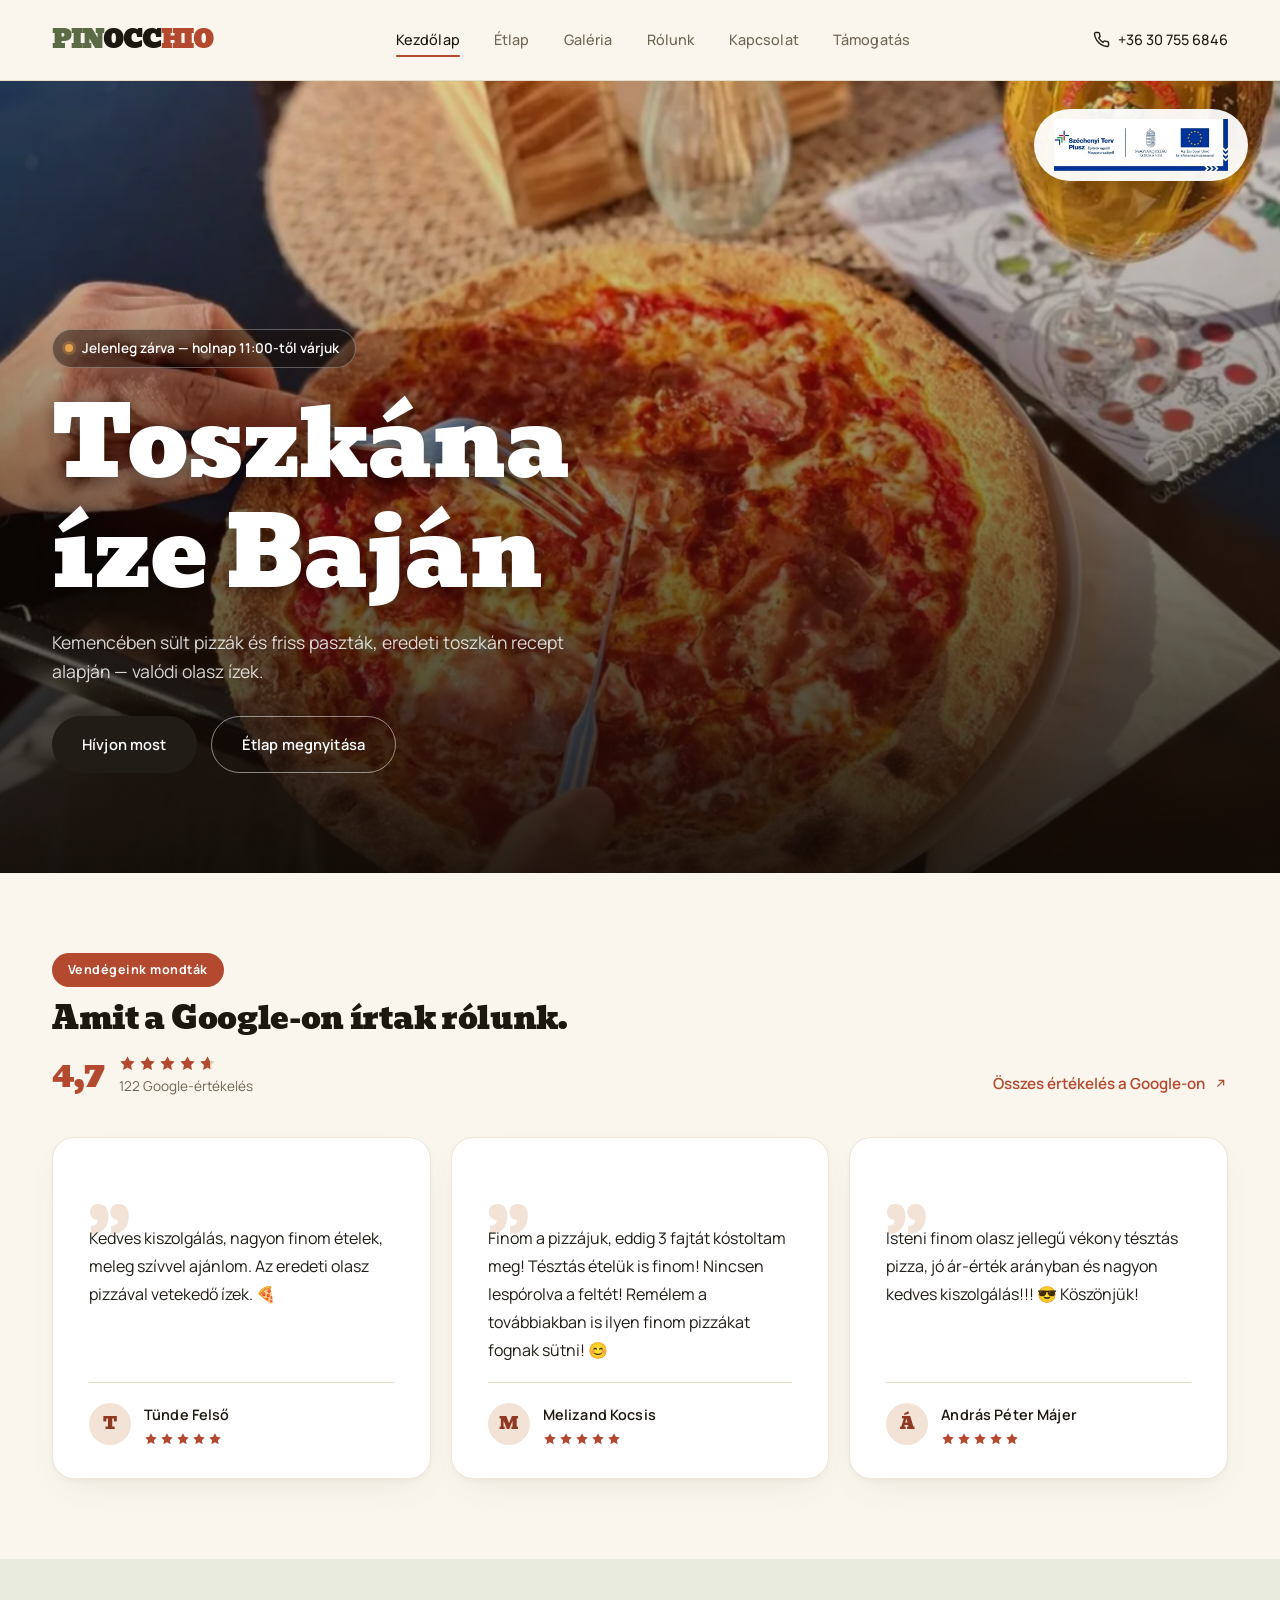
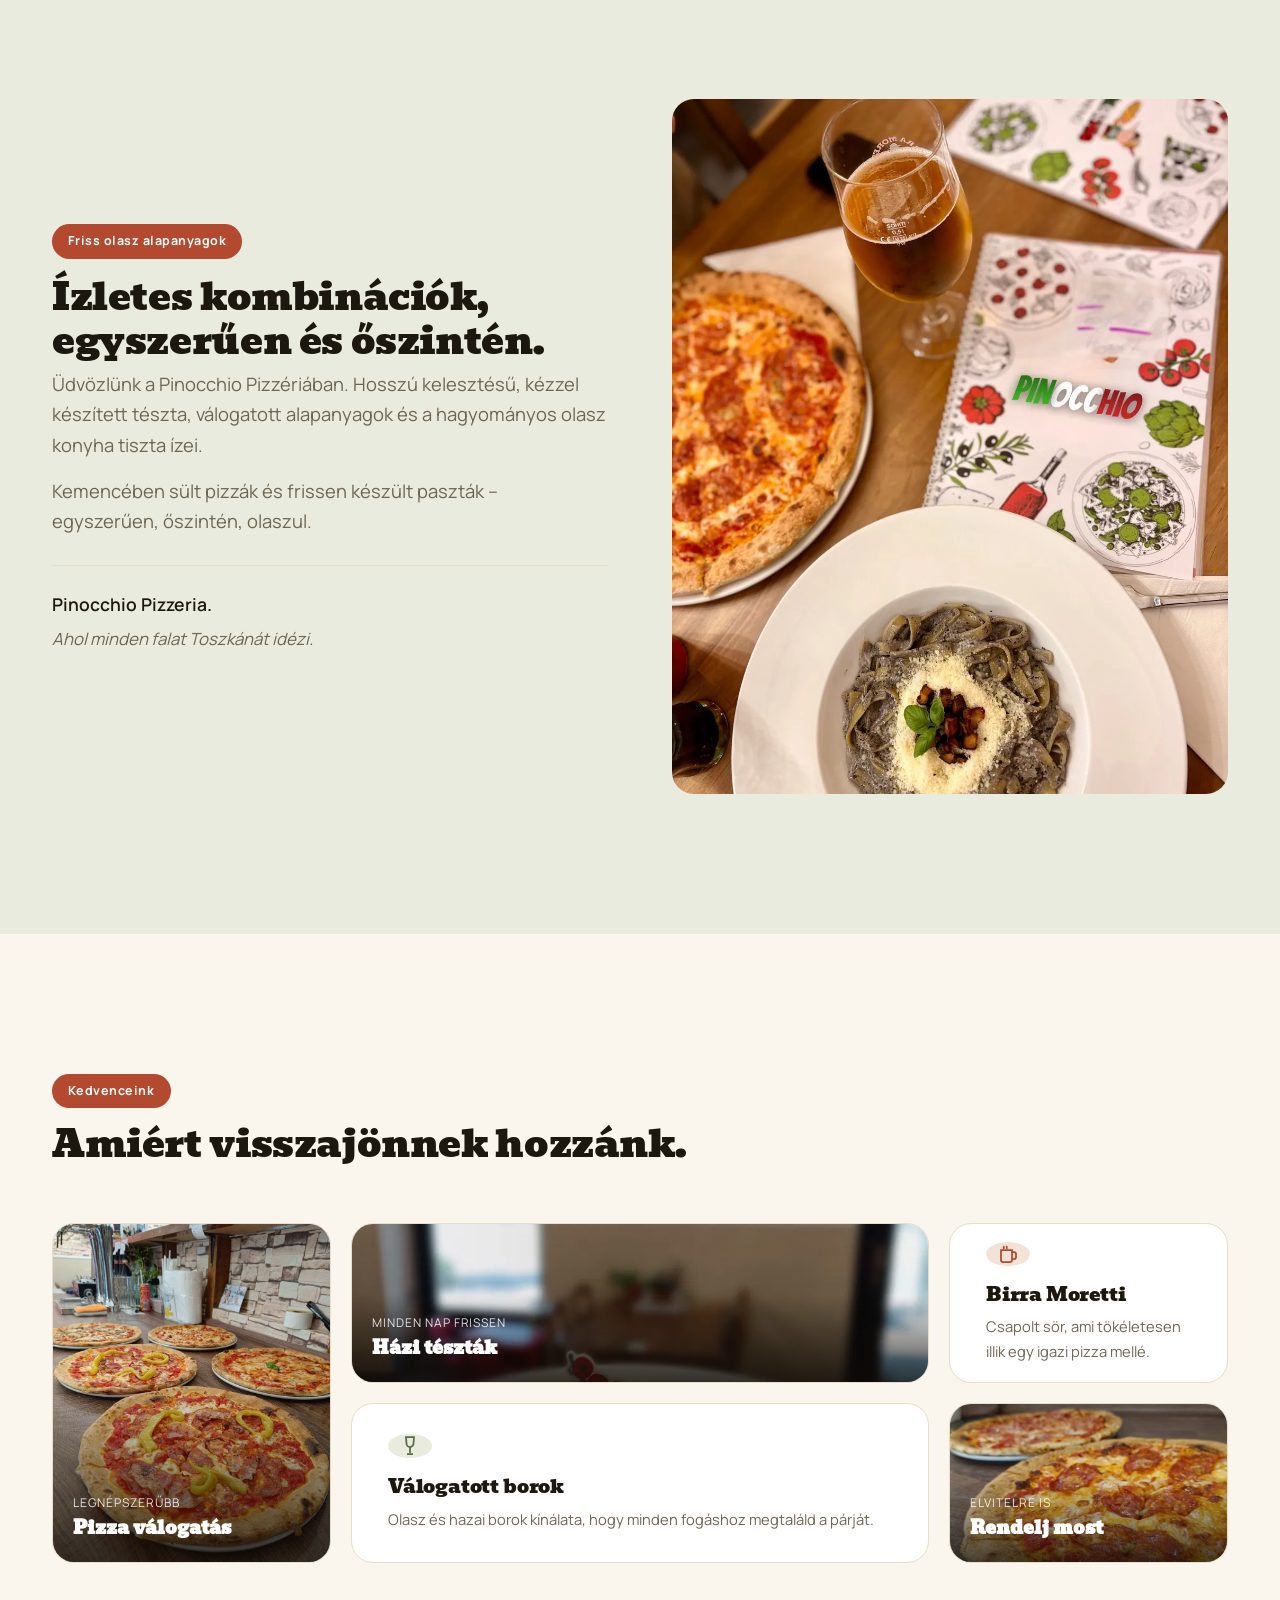
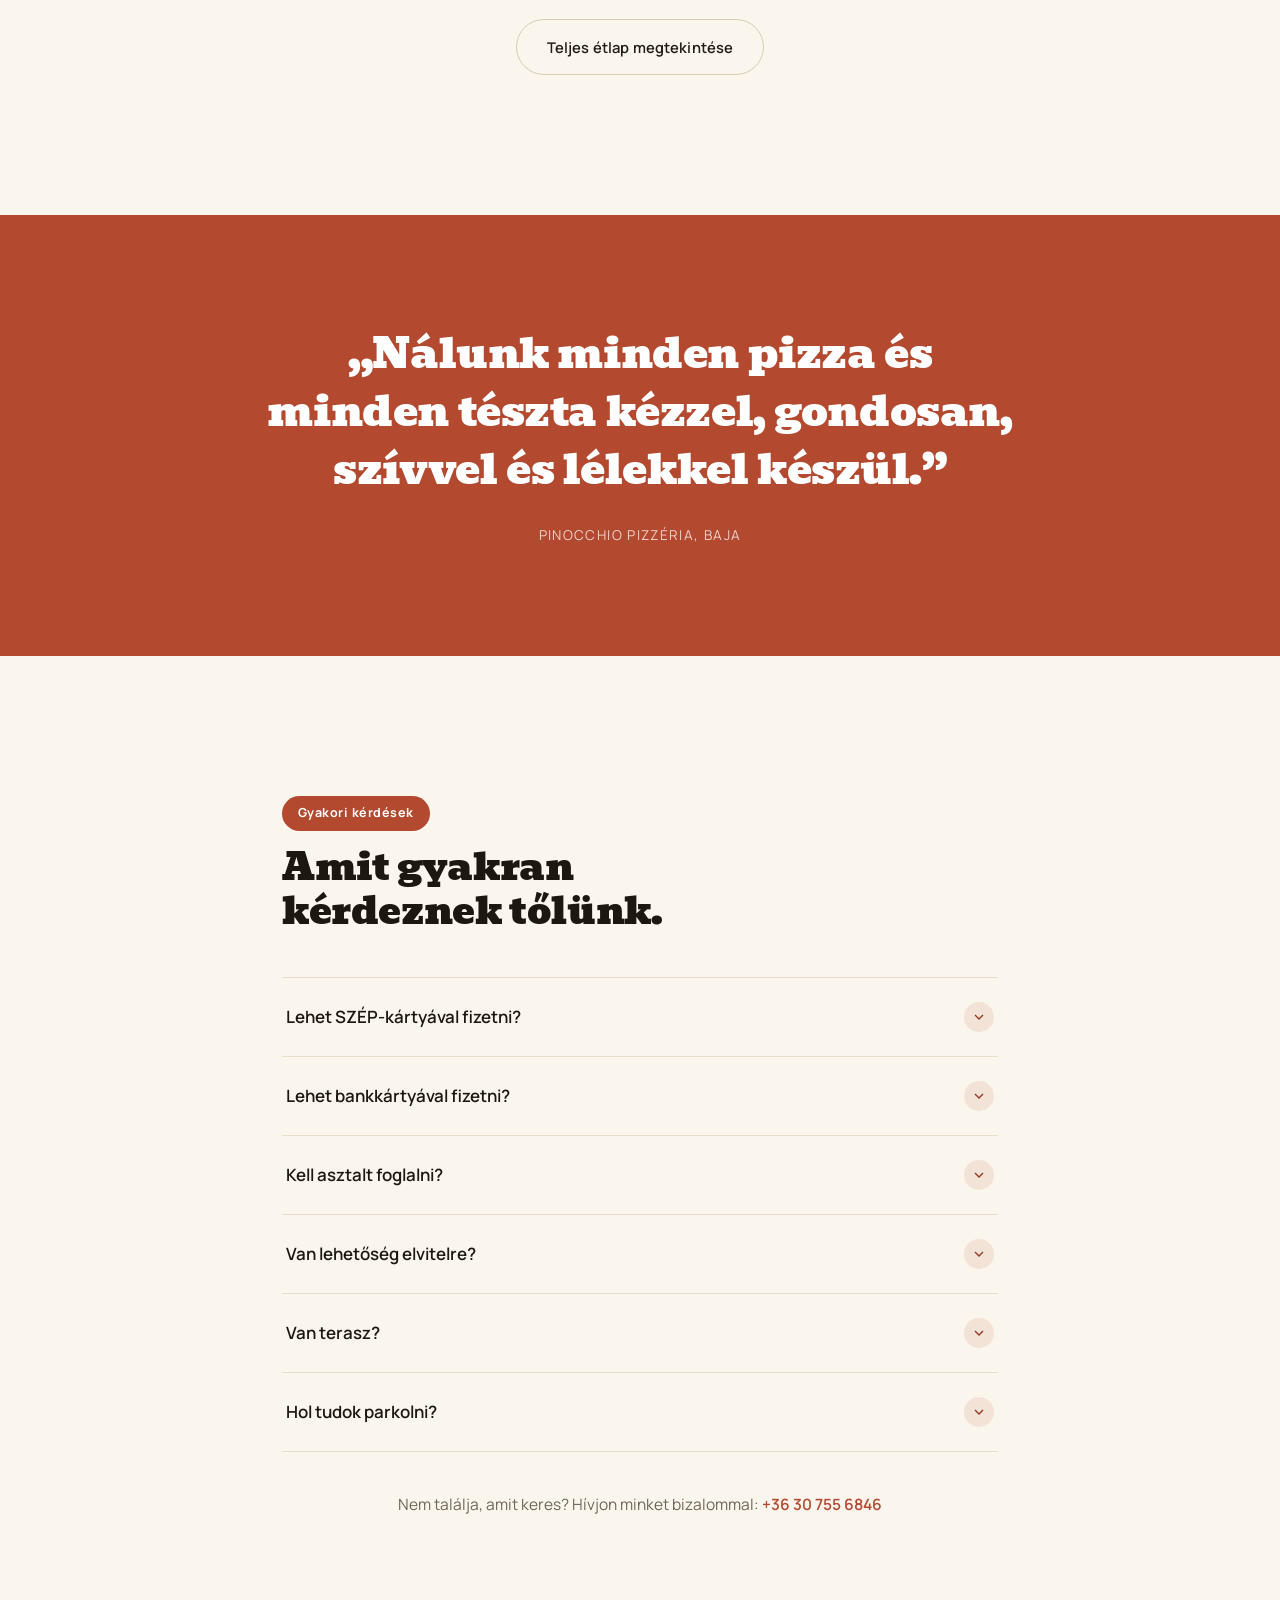
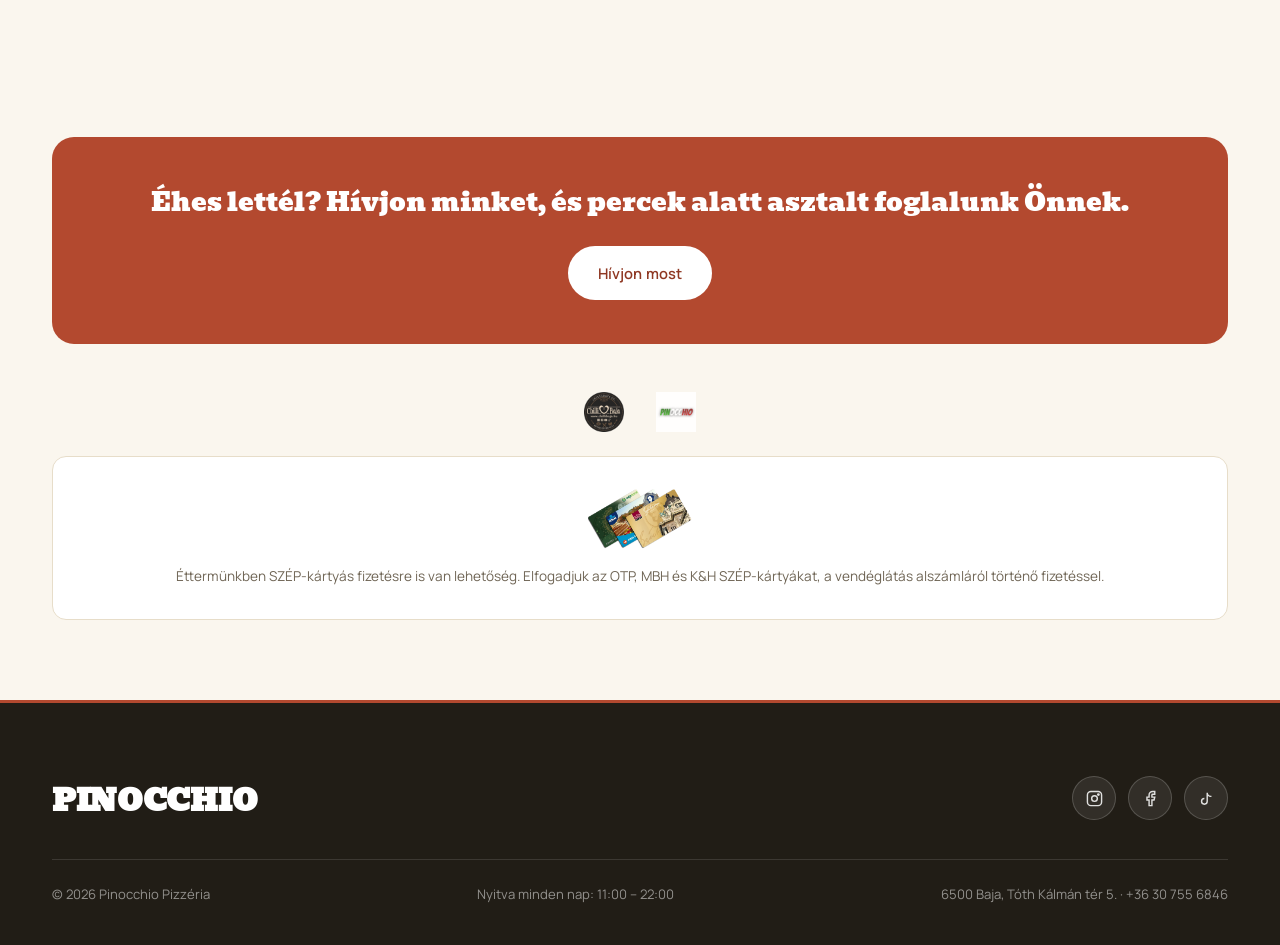
<file: index.html>
<!DOCTYPE html>
<html lang="hu">
<head>
  <meta charset="UTF-8">
  <meta name="viewport" content="width=device-width, initial-scale=1.0">
  <title>Pinocchio Pizzéria | Toszkána íze Baján</title>
  <meta name="description" content="Pinocchio Pizzéria Baján - kemencében sült pizzák és friss paszták, eredeti toszkán recept alapján.">
  <link rel="canonical" href="https://zsolaaa.github.io/pinov2/index.html">
  <link rel="icon" type="image/svg+xml" href="favicon.svg">

  <meta property="og:type" content="website">
  <meta property="og:locale" content="hu_HU">
  <meta property="og:site_name" content="Pinocchio Pizzéria">
  <meta property="og:url" content="https://zsolaaa.github.io/pinov2/index.html">
  <meta property="og:title" content="Pinocchio Pizzéria | Toszkána íze Baján">
  <meta property="og:description" content="Pinocchio Pizzéria Baján - kemencében sült pizzák és friss paszták, eredeti toszkán recept alapján.">
  <meta property="og:image" content="https://zsolaaa.github.io/pinov2/images/hero-pizza.webp">
  <meta name="twitter:card" content="summary_large_image">
  <meta name="twitter:title" content="Pinocchio Pizzéria | Toszkána íze Baján">
  <meta name="twitter:description" content="Pinocchio Pizzéria Baján - kemencében sült pizzák és friss paszták, eredeti toszkán recept alapján.">
  <meta name="twitter:image" content="https://zsolaaa.github.io/pinov2/images/hero-pizza.webp">

  <link rel="preconnect" href="https://fonts.googleapis.com">
  <link rel="preconnect" href="https://fonts.gstatic.com" crossorigin>
  <!-- A betűtípus-CSS nem blokkoló betöltése: preload + media=print trükk. A
       PageSpeed Insights 1730 ms renderelés-blokkolást mért mobilon, amíg ez a
       stíluslap szinkron <link rel="stylesheet">-ként töltődött. A noscript
       ág gondoskodik róla, hogy JS nélkül is alkalmazódjon a betűtípus. -->
  <link rel="preload" as="style" href="https://fonts.googleapis.com/css2?family=Bevan:ital@0;1&family=Fraunces:ital,wght@0,500;0,600;0,700;1,500&family=Manrope:wght@400;500;600;700&display=swap">
  <link rel="stylesheet" href="https://fonts.googleapis.com/css2?family=Bevan:ital@0;1&family=Fraunces:ital,wght@0,500;0,600;0,700;1,500&family=Manrope:wght@400;500;600;700&display=swap" media="print" onload="this.media=&#39;all&#39;; this.onload=null;">
  <noscript><link rel="stylesheet" href="https://fonts.googleapis.com/css2?family=Bevan:ital@0;1&family=Fraunces:ital,wght@0,500;0,600;0,700;1,500&family=Manrope:wght@400;500;600;700&display=swap"></noscript>
  <link rel="stylesheet" href="css/style.css">
</head>
<body>

  <header class="site-header">
    <div class="container header-inner">
      <a href="index.html" class="logo">
        <span class="logo-text"><span class="c-green">PIN</span><span class="c-ink">OCC</span><span class="c-red">HIO</span></span>
      </a>
      <nav class="main-nav">
        <ul>
          <li><a href="index.html" class="active">Kezdőlap</a></li>
          <li><a href="etlap.html">Étlap</a></li>
          <li><a href="galeria.html">Galéria</a></li>
          <li><a href="rolunk.html">Rólunk</a></li>
          <li><a href="kapcsolat.html">Kapcsolat</a></li>
          <li><a href="tamogatas.html">Támogatás</a></li>
        </ul>
      </nav>
      <div class="header-actions">
        <a href="tel:+36307556846" class="header-phone" aria-label="Hívás: +36 30 755 6846">
          <svg viewBox="0 0 24 24" fill="none" stroke="currentColor" stroke-width="2"><path d="M22 16.92v3a2 2 0 0 1-2.18 2 19.79 19.79 0 0 1-8.63-3.07 19.5 19.5 0 0 1-6-6 19.79 19.79 0 0 1-3.07-8.67A2 2 0 0 1 4.11 2h3a2 2 0 0 1 2 1.72c.127.96.361 1.903.7 2.81a2 2 0 0 1-.45 2.11L8.09 9.91a16 16 0 0 0 6 6l1.27-1.27a2 2 0 0 1 2.11-.45c.907.339 1.85.573 2.81.7A2 2 0 0 1 22 16.92z"/></svg>
          <span class="phone-text">+36 30 755 6846</span>
        </a>
        <button class="nav-toggle" aria-label="Menü" aria-expanded="false"><span></span><span></span><span></span></button>
      </div>
    </div>
  </header>

  <section class="hero">
    <div class="hero-bg-wrap">
      <img class="hero-bg-img" src="images/hero-pizza.webp" width="1200" height="1600" alt="Pizza szeletelése a teraszon, napsütésben, sör és frissítők mellett" data-ph="Hero fotó: teraszon, kézzel vágott pizza">
    </div>
    <a href="tamogatas.html" class="funding-banner" aria-label="Széchenyi Terv Plusz támogatás – részletek a Támogatás oldalon">
      <img src="images/szechenyi-terv-plusz.webp" width="1339" height="400" alt="Széchenyi Terv Plusz, Magyarország Kormánya, Európai Unió" data-ph="Széchenyi Terv Plusz sáv" style="height:52px; width:auto; display:block;">
    </a>
    <div class="container">
      <div class="hero-content">
        <div class="hero-status" id="hero-status" hidden>
          <span class="hero-status-dot" aria-hidden="true"></span>
          <span class="hero-status-text"></span>
        </div>
        <h1><span class="hero-word">Toszkána</span> <span class="hero-word">íze</span> <span class="hero-word">Baján</span></h1>
        <p>Kemencében sült pizzák és friss paszták, eredeti toszkán recept alapján — valódi olasz ízek.</p>
        <div class="hero-actions">
          <a href="tel:+36307556846" class="btn">Hívjon most</a>
          <a href="etlap.html" class="btn btn-ghost-light">Étlap megnyitása</a>
        </div>
      </div>
    </div>
  </section>

  <section class="section-tight reviews-section" data-reveal-group aria-labelledby="reviews-title">
    <div class="container">
      <div class="reviews-head" data-reveal>
        <div>
          <span class="eyebrow">Vendégeink mondták</span>
          <h2 id="reviews-title">Amit a Google-on írtak rólunk.</h2>

          <div class="reviews-rating">
            <span class="rating-score">4,7</span>
            <div class="rating-meta">
              <!-- A kitöltés 4,7/5 = 94%, nem felkerekített 5 csillag. -->
              <span class="rating-stars" role="img" aria-label="4,7 csillag az 5-ből">
                <span class="rating-stars-track">
                  <svg viewBox="0 0 24 24" aria-hidden="true"><path d="m12 2 3.09 6.26L22 9.27l-5 4.87 1.18 6.88L12 17.77l-6.18 3.25L7 14.14l-5-4.87 6.91-1.01L12 2Z"/></svg>
                  <svg viewBox="0 0 24 24" aria-hidden="true"><path d="m12 2 3.09 6.26L22 9.27l-5 4.87 1.18 6.88L12 17.77l-6.18 3.25L7 14.14l-5-4.87 6.91-1.01L12 2Z"/></svg>
                  <svg viewBox="0 0 24 24" aria-hidden="true"><path d="m12 2 3.09 6.26L22 9.27l-5 4.87 1.18 6.88L12 17.77l-6.18 3.25L7 14.14l-5-4.87 6.91-1.01L12 2Z"/></svg>
                  <svg viewBox="0 0 24 24" aria-hidden="true"><path d="m12 2 3.09 6.26L22 9.27l-5 4.87 1.18 6.88L12 17.77l-6.18 3.25L7 14.14l-5-4.87 6.91-1.01L12 2Z"/></svg>
                  <svg viewBox="0 0 24 24" aria-hidden="true"><path d="m12 2 3.09 6.26L22 9.27l-5 4.87 1.18 6.88L12 17.77l-6.18 3.25L7 14.14l-5-4.87 6.91-1.01L12 2Z"/></svg>
                </span>
                <span class="rating-stars-fill">
                  <span class="rating-stars-row">
                    <svg viewBox="0 0 24 24" aria-hidden="true"><path d="m12 2 3.09 6.26L22 9.27l-5 4.87 1.18 6.88L12 17.77l-6.18 3.25L7 14.14l-5-4.87 6.91-1.01L12 2Z"/></svg>
                    <svg viewBox="0 0 24 24" aria-hidden="true"><path d="m12 2 3.09 6.26L22 9.27l-5 4.87 1.18 6.88L12 17.77l-6.18 3.25L7 14.14l-5-4.87 6.91-1.01L12 2Z"/></svg>
                    <svg viewBox="0 0 24 24" aria-hidden="true"><path d="m12 2 3.09 6.26L22 9.27l-5 4.87 1.18 6.88L12 17.77l-6.18 3.25L7 14.14l-5-4.87 6.91-1.01L12 2Z"/></svg>
                    <svg viewBox="0 0 24 24" aria-hidden="true"><path d="m12 2 3.09 6.26L22 9.27l-5 4.87 1.18 6.88L12 17.77l-6.18 3.25L7 14.14l-5-4.87 6.91-1.01L12 2Z"/></svg>
                    <svg viewBox="0 0 24 24" aria-hidden="true"><path d="m12 2 3.09 6.26L22 9.27l-5 4.87 1.18 6.88L12 17.77l-6.18 3.25L7 14.14l-5-4.87 6.91-1.01L12 2Z"/></svg>
                  </span>
                </span>
              </span>
              <span class="rating-count">122 Google-értékelés</span>
            </div>
          </div>
        </div>

        <a href="https://www.google.com/search?hl=hu&amp;q=Pinocchio+Pizzeria+Baja&amp;si=APenkKmVGdgpMPDQZoEWS8RIAhsqXAKlNLP0B8DNkkiU9KPI0ZlF3ijc8vMxl3jXnVHCu2qOVrmI-VQfmdqanh3Q76KdPwLLT1fNZAM6zOHg3yiAg5osFNRvyavQ94IfJoLZQ6wRVt1F" class="reviews-link" target="_blank" rel="noopener">
          Összes értékelés a Google-on
          <svg viewBox="0 0 24 24" fill="none" stroke="currentColor" stroke-width="2" aria-hidden="true"><path d="M7 17 17 7M9 7h8v8"/></svg>
        </a>
      </div>

      <ul class="reviews-grid">
        <li class="review-card" data-reveal>
          <span class="review-mark" aria-hidden="true">&bdquo;</span>
          <blockquote>Kedves kiszolgálás, nagyon finom ételek, meleg szívvel ajánlom. Az eredeti olasz pizzával vetekedő ízek. 🍕</blockquote>
          <footer class="review-author">
            <span class="review-avatar" aria-hidden="true">T</span>
            <span class="review-author-meta">
              <cite>Tünde Felső</cite>
              <span class="review-stars" role="img" aria-label="5 csillag az 5-ből">
                <svg viewBox="0 0 24 24" aria-hidden="true"><path d="m12 2 3.09 6.26L22 9.27l-5 4.87 1.18 6.88L12 17.77l-6.18 3.25L7 14.14l-5-4.87 6.91-1.01L12 2Z"/></svg>
                <svg viewBox="0 0 24 24" aria-hidden="true"><path d="m12 2 3.09 6.26L22 9.27l-5 4.87 1.18 6.88L12 17.77l-6.18 3.25L7 14.14l-5-4.87 6.91-1.01L12 2Z"/></svg>
                <svg viewBox="0 0 24 24" aria-hidden="true"><path d="m12 2 3.09 6.26L22 9.27l-5 4.87 1.18 6.88L12 17.77l-6.18 3.25L7 14.14l-5-4.87 6.91-1.01L12 2Z"/></svg>
                <svg viewBox="0 0 24 24" aria-hidden="true"><path d="m12 2 3.09 6.26L22 9.27l-5 4.87 1.18 6.88L12 17.77l-6.18 3.25L7 14.14l-5-4.87 6.91-1.01L12 2Z"/></svg>
                <svg viewBox="0 0 24 24" aria-hidden="true"><path d="m12 2 3.09 6.26L22 9.27l-5 4.87 1.18 6.88L12 17.77l-6.18 3.25L7 14.14l-5-4.87 6.91-1.01L12 2Z"/></svg>
              </span>
            </span>
          </footer>
        </li>

        <li class="review-card" data-reveal>
          <span class="review-mark" aria-hidden="true">&bdquo;</span>
          <blockquote>Finom a pizzájuk, eddig 3 fajtát kóstoltam meg! Tésztás ételük is finom! Nincsen lespórolva a feltét! Remélem a továbbiakban is ilyen finom pizzákat fognak sütni! 😊</blockquote>
          <footer class="review-author">
            <span class="review-avatar" aria-hidden="true">M</span>
            <span class="review-author-meta">
              <cite>Melizand Kocsis</cite>
              <span class="review-stars" role="img" aria-label="5 csillag az 5-ből">
                <svg viewBox="0 0 24 24" aria-hidden="true"><path d="m12 2 3.09 6.26L22 9.27l-5 4.87 1.18 6.88L12 17.77l-6.18 3.25L7 14.14l-5-4.87 6.91-1.01L12 2Z"/></svg>
                <svg viewBox="0 0 24 24" aria-hidden="true"><path d="m12 2 3.09 6.26L22 9.27l-5 4.87 1.18 6.88L12 17.77l-6.18 3.25L7 14.14l-5-4.87 6.91-1.01L12 2Z"/></svg>
                <svg viewBox="0 0 24 24" aria-hidden="true"><path d="m12 2 3.09 6.26L22 9.27l-5 4.87 1.18 6.88L12 17.77l-6.18 3.25L7 14.14l-5-4.87 6.91-1.01L12 2Z"/></svg>
                <svg viewBox="0 0 24 24" aria-hidden="true"><path d="m12 2 3.09 6.26L22 9.27l-5 4.87 1.18 6.88L12 17.77l-6.18 3.25L7 14.14l-5-4.87 6.91-1.01L12 2Z"/></svg>
                <svg viewBox="0 0 24 24" aria-hidden="true"><path d="m12 2 3.09 6.26L22 9.27l-5 4.87 1.18 6.88L12 17.77l-6.18 3.25L7 14.14l-5-4.87 6.91-1.01L12 2Z"/></svg>
              </span>
            </span>
          </footer>
        </li>

        <li class="review-card" data-reveal>
          <span class="review-mark" aria-hidden="true">&bdquo;</span>
          <blockquote>Isteni finom olasz jellegű vékony tésztás pizza, jó ár-érték arányban és nagyon kedves kiszolgálás!!! 😎 Köszönjük!</blockquote>
          <footer class="review-author">
            <span class="review-avatar" aria-hidden="true">Á</span>
            <span class="review-author-meta">
              <cite>András Péter Májer</cite>
              <span class="review-stars" role="img" aria-label="5 csillag az 5-ből">
                <svg viewBox="0 0 24 24" aria-hidden="true"><path d="m12 2 3.09 6.26L22 9.27l-5 4.87 1.18 6.88L12 17.77l-6.18 3.25L7 14.14l-5-4.87 6.91-1.01L12 2Z"/></svg>
                <svg viewBox="0 0 24 24" aria-hidden="true"><path d="m12 2 3.09 6.26L22 9.27l-5 4.87 1.18 6.88L12 17.77l-6.18 3.25L7 14.14l-5-4.87 6.91-1.01L12 2Z"/></svg>
                <svg viewBox="0 0 24 24" aria-hidden="true"><path d="m12 2 3.09 6.26L22 9.27l-5 4.87 1.18 6.88L12 17.77l-6.18 3.25L7 14.14l-5-4.87 6.91-1.01L12 2Z"/></svg>
                <svg viewBox="0 0 24 24" aria-hidden="true"><path d="m12 2 3.09 6.26L22 9.27l-5 4.87 1.18 6.88L12 17.77l-6.18 3.25L7 14.14l-5-4.87 6.91-1.01L12 2Z"/></svg>
                <svg viewBox="0 0 24 24" aria-hidden="true"><path d="m12 2 3.09 6.26L22 9.27l-5 4.87 1.18 6.88L12 17.77l-6.18 3.25L7 14.14l-5-4.87 6.91-1.01L12 2Z"/></svg>
              </span>
            </span>
          </footer>
        </li>
      </ul>

      <!-- Csak mobilon látszik (a szélesebb rács nem görgethető). A natív
           görgetősáv helyett: az adott eszközön/böngészőben eltérően néz ki,
           és nem illik a márka nyelvéhez. -->
      <div class="reviews-dots" role="group" aria-label="Értékelések navigálása">
        <button type="button" class="reviews-dot is-active" aria-current="true" aria-label="Ugrás az 1. értékeléshez"><span></span></button>
        <button type="button" class="reviews-dot" aria-current="false" aria-label="Ugrás a 2. értékeléshez"><span></span></button>
        <button type="button" class="reviews-dot" aria-current="false" aria-label="Ugrás a 3. értékeléshez"><span></span></button>
      </div>
    </div>
  </section>

  <section class="section section-surface" data-reveal-group>
    <div class="container intro-grid">
      <div data-reveal>
        <span class="eyebrow">Friss olasz alapanyagok</span>
        <h2>Ízletes kombinációk, egyszerűen és őszintén.</h2>
        <p>Üdvözlünk a Pinocchio Pizzériában. Hosszú kelesztésű, kézzel készített tészta, válogatott alapanyagok és a hagyományos olasz konyha tiszta ízei.</p>
        <p>Kemencében sült pizzák és frissen készült paszták – egyszerűen, őszintén, olaszul.</p>
        <p class="signature">Pinocchio Pizzeria.
          <small>Ahol minden falat Toszkánát idézi.</small>
        </p>
      </div>
      <div class="intro-img" data-reveal>
        <img src="images/asztal-etel.webp" width="1050" height="1400" alt="Pizza, tészta és bor az asztalon" data-ph="Asztali fotó: pizza, tészta, bor" loading="lazy" decoding="async">
      </div>
    </div>
  </section>

  <section class="section" data-reveal-group>
    <div class="container">
      <div class="section-head" data-reveal>
        <span class="eyebrow">Kedvenceink</span>
        <h2>Amiért visszajönnek hozzánk.</h2>
      </div>

      <div class="bento-grid">
        <div class="bento-card row-2 has-photo" data-reveal>
          <img src="images/etlap-elonezet.webp" width="900" height="1200" alt="Válogatás a pizzáinkból" data-ph="Pizza válogatás" loading="lazy" decoding="async">
          <div class="bento-label">
            <div class="tag">Legnépszerűbb</div>
            <div class="name">Pizza válogatás</div>
          </div>
        </div>

        <div class="bento-card span-2 has-photo" data-reveal>
          <img src="images/rolunk-teszta.webp" width="900" height="1200" alt="Kézzel nyújtott házi tészta friss bazsalikommal" data-ph="Házi tészta bazsalikommal" loading="lazy" decoding="async">
          <div class="bento-label">
            <div class="tag">Minden nap frissen</div>
            <div class="name">Házi tészták</div>
          </div>
        </div>

        <div class="bento-card icon-card" data-reveal>
          <span class="icon-badge" aria-hidden="true">
            <svg width="24" height="24" viewBox="0 0 24 24" fill="none" stroke="currentColor" stroke-width="1.75"><path d="M5 8h11v10a2 2 0 0 1-2 2H7a2 2 0 0 1-2-2V8Z"/><path d="M16 10h2a2 2 0 0 1 2 2v3a2 2 0 0 1-2 2h-2"/><path d="M8 4c-.5 1-.5 2 0 3M11 4c-.5 1-.5 2 0 3"/></svg>
          </span>
          <h3>Birra Moretti</h3>
          <p>Csapolt sör, ami tökéletesen illik egy igazi pizza mellé.</p>
        </div>

        <div class="bento-card span-2 icon-card" data-reveal>
          <span class="icon-badge olive" aria-hidden="true">
            <svg width="24" height="24" viewBox="0 0 24 24" fill="none" stroke="currentColor" stroke-width="1.75"><path d="M8 3h8l-.5 6.5a3.5 3.5 0 0 1-7 0L8 3Z"/><path d="M12 13v6M9 20h6"/></svg>
          </span>
          <h3>Válogatott borok</h3>
          <p>Olasz és hazai borok kínálata, hogy minden fogáshoz megtaláld a párját.</p>
        </div>

        <div class="bento-card has-photo" data-reveal>
          <img src="images/rolunk-pizza.webp" width="900" height="1200" alt="Kemencében sült pizza dobozban" data-ph="Pizza dobozban" loading="lazy" decoding="async">
          <div class="bento-label">
            <div class="tag">Elvitelre is</div>
            <div class="name">Rendelj most</div>
          </div>
        </div>
      </div>

      <div style="text-align:center; margin-top:56px;" data-reveal>
        <a href="etlap.html" class="btn btn-outline">Teljes étlap megtekintése</a>
      </div>
    </div>
  </section>

  <section class="section pull-quote-section">
    <div class="container pull-quote" data-reveal>
      <p>„Nálunk minden pizza és minden tészta kézzel, gondosan, szívvel és lélekkel készül.”</p>
      <cite>Pinocchio Pizzéria, Baja</cite>
    </div>
  </section>

  <section class="section faq-section" data-reveal-group aria-labelledby="faq-title">
    <div class="container faq-container">
      <div class="section-head faq-head" data-reveal>
        <span class="eyebrow">Gyakori kérdések</span>
        <h2 id="faq-title">Amit gyakran kérdeznek tőlünk.</h2>
      </div>

      <div class="faq-list">
        <details class="faq-item" data-reveal>
          <summary>
            Lehet SZÉP-kártyával fizetni?
            <span class="faq-icon" aria-hidden="true">
              <svg viewBox="0 0 24 24" fill="none" stroke="currentColor" stroke-width="2"><path d="M6 9l6 6 6-6"/></svg>
            </span>
          </summary>
          <div class="faq-answer"><p>Igen, OTP, MBH és K&amp;H SZÉP-kártyát is elfogadunk.</p></div>
        </details>

        <details class="faq-item" data-reveal>
          <summary>
            Lehet bankkártyával fizetni?
            <span class="faq-icon" aria-hidden="true">
              <svg viewBox="0 0 24 24" fill="none" stroke="currentColor" stroke-width="2"><path d="M6 9l6 6 6-6"/></svg>
            </span>
          </summary>
          <div class="faq-answer"><p>Igen, bankkártyát és készpénzt is elfogadunk.</p></div>
        </details>

        <details class="faq-item" data-reveal>
          <summary>
            Kell asztalt foglalni?
            <span class="faq-icon" aria-hidden="true">
              <svg viewBox="0 0 24 24" fill="none" stroke="currentColor" stroke-width="2"><path d="M6 9l6 6 6-6"/></svg>
            </span>
          </summary>
          <div class="faq-answer"><p>Hétvégén és ünnepnapokon érdemes előre foglalni, hogy biztosan legyen szabad asztal.</p></div>
        </details>

        <details class="faq-item" data-reveal>
          <summary>
            Van lehetőség elvitelre?
            <span class="faq-icon" aria-hidden="true">
              <svg viewBox="0 0 24 24" fill="none" stroke="currentColor" stroke-width="2"><path d="M6 9l6 6 6-6"/></svg>
            </span>
          </summary>
          <div class="faq-answer"><p>Igen, telefonon leadott rendeléseket személyesen is át lehet venni.</p></div>
        </details>

        <details class="faq-item" data-reveal>
          <summary>
            Van terasz?
            <span class="faq-icon" aria-hidden="true">
              <svg viewBox="0 0 24 24" fill="none" stroke="currentColor" stroke-width="2"><path d="M6 9l6 6 6-6"/></svg>
            </span>
          </summary>
          <div class="faq-answer"><p>Igen, jó időben hangulatos teraszunk is várja vendégeinket.</p></div>
        </details>

        <details class="faq-item" data-reveal>
          <summary>
            Hol tudok parkolni?
            <span class="faq-icon" aria-hidden="true">
              <svg viewBox="0 0 24 24" fill="none" stroke="currentColor" stroke-width="2"><path d="M6 9l6 6 6-6"/></svg>
            </span>
          </summary>
          <div class="faq-answer"><p>Éttermünk Baja belvárosában található, a környéken több parkolóhely is elérhető.</p></div>
        </details>
      </div>

      <p class="faq-footnote" data-reveal>
        Nem találja, amit keres? Hívjon minket bizalommal:
        <a href="tel:+36307556846">+36 30 755 6846</a>
      </p>
    </div>
  </section>

  <section class="section-tight" data-reveal-group>
    <div class="container">
      <div class="closing-cta" data-reveal>
        <p>Éhes lettél? Hívjon minket, és percek alatt asztalt foglalunk Önnek.</p>
        <a href="tel:+36307556846" class="btn">Hívjon most</a>
      </div>

      <div class="partners-strip" data-reveal>
        <img src="images/logo-chillibaja.webp" width="480" height="480" alt="Chilli Baja logó" data-ph="Chilli Baja logó" loading="lazy" decoding="async">
        <img src="images/logo-pinocchio.webp" width="480" height="480" alt="Pinocchio logó" data-ph="Pinocchio logó" loading="lazy" decoding="async">
      </div>

      <div class="payment-note">
        <img src="images/szep_kartyak.webp" width="700" height="401" alt="OTP, K&amp;H és MBH SZÉP kártya logók" data-ph="SZÉP kártya logók" loading="lazy" decoding="async">
        <p>Éttermünkben SZÉP-kártyás fizetésre is van lehetőség. Elfogadjuk az OTP, MBH és K&amp;H SZÉP-kártyákat, a vendéglátás alszámláról történő fizetéssel.</p>
      </div>
    </div>
  </section>

  <footer class="site-footer">
    <div class="container">
      <div class="footer-grid">
        <span class="logo-text"><span class="c-green">PIN</span><span class="c-ink">OCC</span><span class="c-red">HIO</span></span>
        <div class="social-icons">
          <a href="https://www.instagram.com/pinocchio_baja/" target="_blank" rel="noopener" aria-label="Instagram"><svg width="17" height="17" viewBox="0 0 24 24" fill="none" stroke="currentColor" stroke-width="2"><rect x="2" y="2" width="20" height="20" rx="5"/><circle cx="12" cy="12" r="4"/><circle cx="17.5" cy="6.5" r="1"/></svg></a>
          <a href="https://www.facebook.com/bajapinocchio" target="_blank" rel="noopener" aria-label="Facebook"><svg width="17" height="17" viewBox="0 0 24 24" fill="none" stroke="currentColor" stroke-width="2"><path d="M18 2h-3a5 5 0 0 0-5 5v3H7v4h3v8h4v-8h3l1-4h-4V7a1 1 0 0 1 1-1h3z"/></svg></a>
          <a href="https://www.tiktok.com/@pinocchiobaja" target="_blank" rel="noopener" aria-label="TikTok"><svg width="17" height="17" viewBox="0 0 24 24" fill="none" stroke="currentColor" stroke-width="2"><path d="M9 12a4 4 0 1 0 4 4V4a5 5 0 0 0 5 5h1"/></svg></a>
        </div>
      </div>
      <div class="footer-bottom">
        <span>&copy; <span id="year"></span> Pinocchio Pizzéria</span>
        <span>Nyitva minden nap: 11:00 &ndash; 22:00</span>
        <span>6500 Baja, Tóth Kálmán tér 5. &middot; <a href="tel:+36307556846">+36 30 755 6846</a></span>
      </div>
    </div>
  </footer>

  <!-- A GYIK strukturált adata. Ellentétben a saját magunkról szóló
       értékelésekkel (amit a Google tilt), a FAQPage jelölés a saját
       kérdéseinkre legitim, és segít az AI-keresőknek pontosan
       idézni a válaszokat. -->
  <script type="application/ld+json">
  {
    "@context": "https://schema.org",
    "@type": "FAQPage",
    "mainEntity": [
      {
        "@type": "Question",
        "name": "Lehet SZÉP-kártyával fizetni?",
        "acceptedAnswer": { "@type": "Answer", "text": "Igen, OTP, MBH és K&H SZÉP-kártyát is elfogadunk." }
      },
      {
        "@type": "Question",
        "name": "Lehet bankkártyával fizetni?",
        "acceptedAnswer": { "@type": "Answer", "text": "Igen, bankkártyát és készpénzt is elfogadunk." }
      },
      {
        "@type": "Question",
        "name": "Kell asztalt foglalni?",
        "acceptedAnswer": { "@type": "Answer", "text": "Hétvégén és ünnepnapokon érdemes előre foglalni, hogy biztosan legyen szabad asztal." }
      },
      {
        "@type": "Question",
        "name": "Van lehetőség elvitelre?",
        "acceptedAnswer": { "@type": "Answer", "text": "Igen, telefonon leadott rendeléseket személyesen is át lehet venni." }
      },
      {
        "@type": "Question",
        "name": "Van terasz?",
        "acceptedAnswer": { "@type": "Answer", "text": "Igen, jó időben hangulatos teraszunk is várja vendégeinket." }
      },
      {
        "@type": "Question",
        "name": "Hol tudok parkolni?",
        "acceptedAnswer": { "@type": "Answer", "text": "Éttermünk Baja belvárosában található, a környéken több parkolóhely is elérhető." }
      }
    ]
  }
  </script>

  <!-- LocalBusiness/Restaurant séma. A cím, telefon és nyitvatartás szó szerint
       azonos mind a 6 oldalon, ezért minden oldalra felkerül - nem csak a
       főoldalra -, hogy önmagában is helyesen leírja magát a keresőknek. -->
  <script type="application/ld+json">
  {
    "@context": "https://schema.org",
    "@type": "Restaurant",
    "name": "Pinocchio Pizzéria",
    "image": "https://zsolaaa.github.io/pinov2/images/hero-pizza.webp",
    "url": "https://zsolaaa.github.io/pinov2/index.html",
    "telephone": "+36307556846",
    "priceRange": "250-3990 Ft",
    "servesCuisine": ["Italian", "Pizza"],
    "menu": "https://zsolaaa.github.io/pinov2/etlap.html",
    "address": {
      "@type": "PostalAddress",
      "streetAddress": "Tóth Kálmán tér 5.",
      "addressLocality": "Baja",
      "postalCode": "6500",
      "addressCountry": "HU"
    },
    "openingHoursSpecification": {
      "@type": "OpeningHoursSpecification",
      "dayOfWeek": ["Monday", "Tuesday", "Wednesday", "Thursday", "Friday", "Saturday", "Sunday"],
      "opens": "11:00",
      "closes": "22:00"
    },
    "sameAs": [
      "https://www.instagram.com/pinocchio_baja/",
      "https://www.facebook.com/bajapinocchio",
      "https://www.tiktok.com/@pinocchiobaja"
    ]
  }
  </script>

  <script src="js/script.js"></script>
  <script>document.getElementById('year').textContent = new Date().getFullYear();</script>
</body>
</html>
</file>
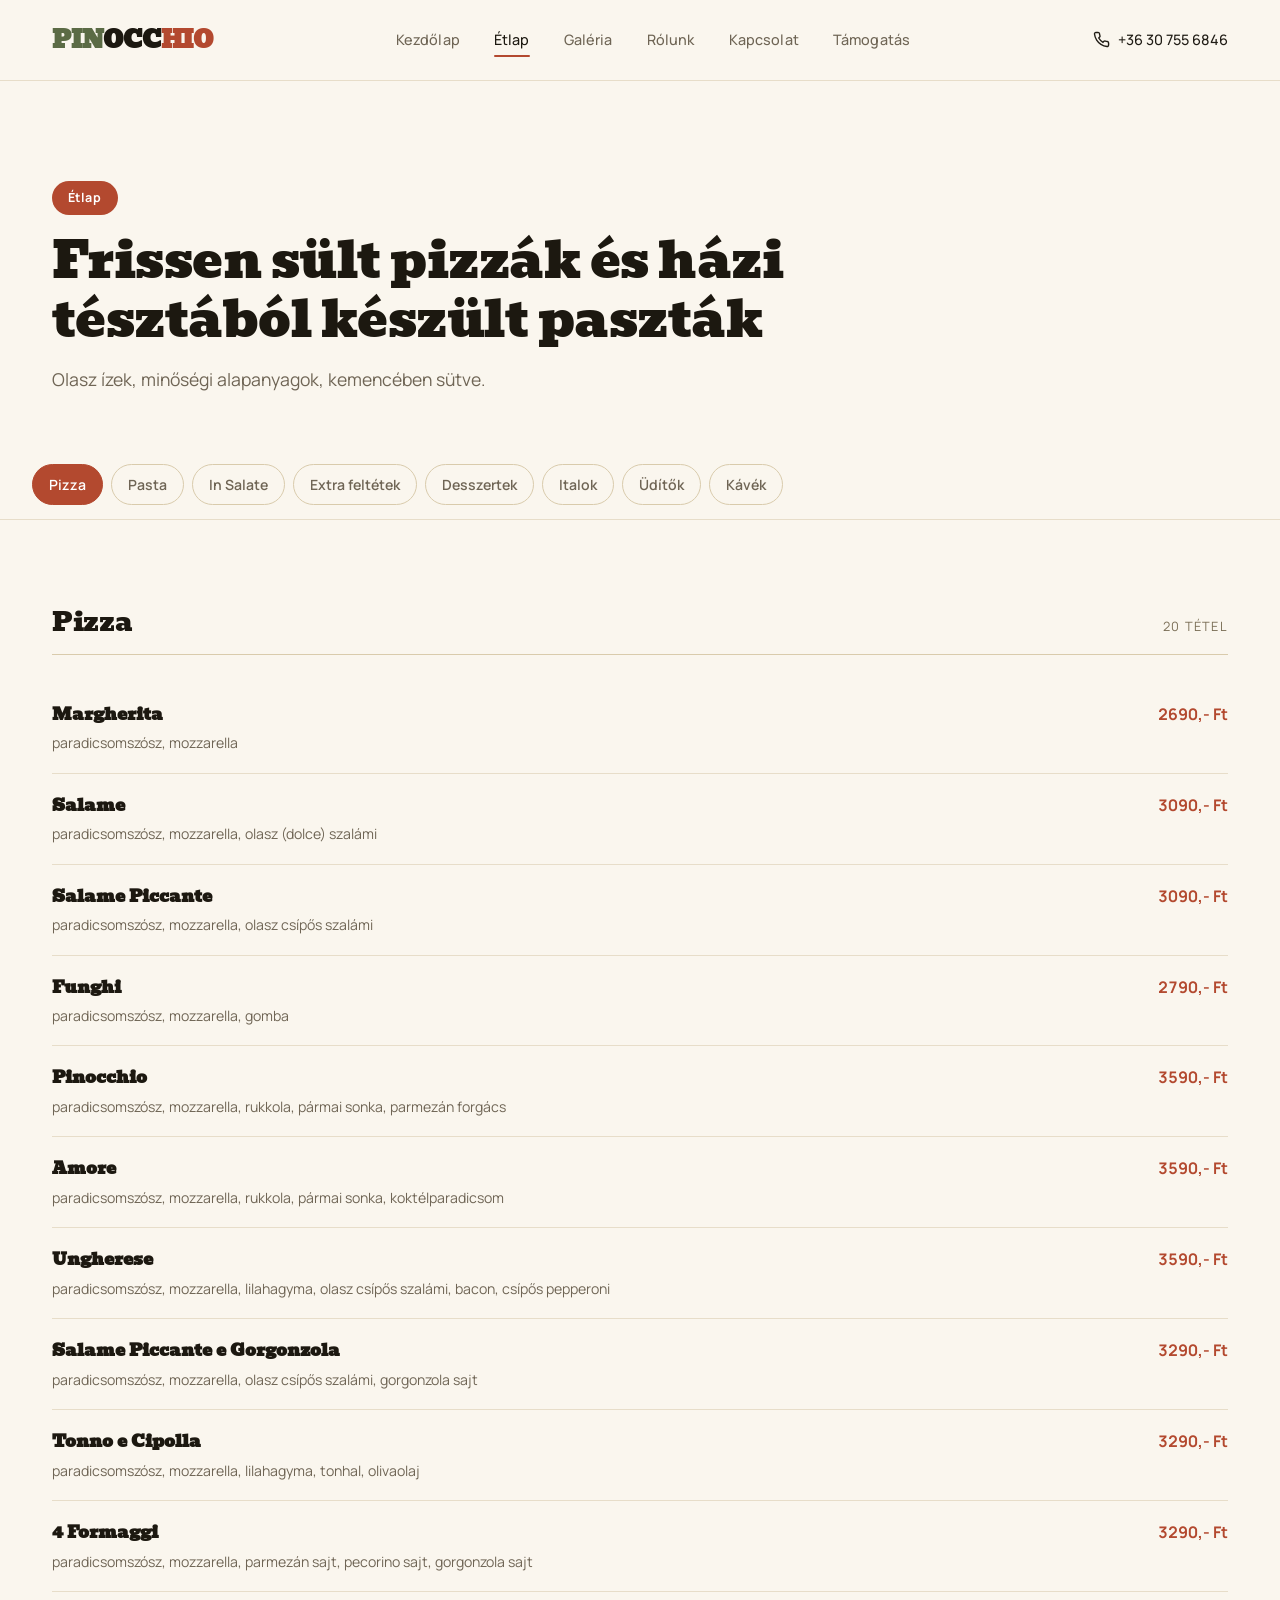
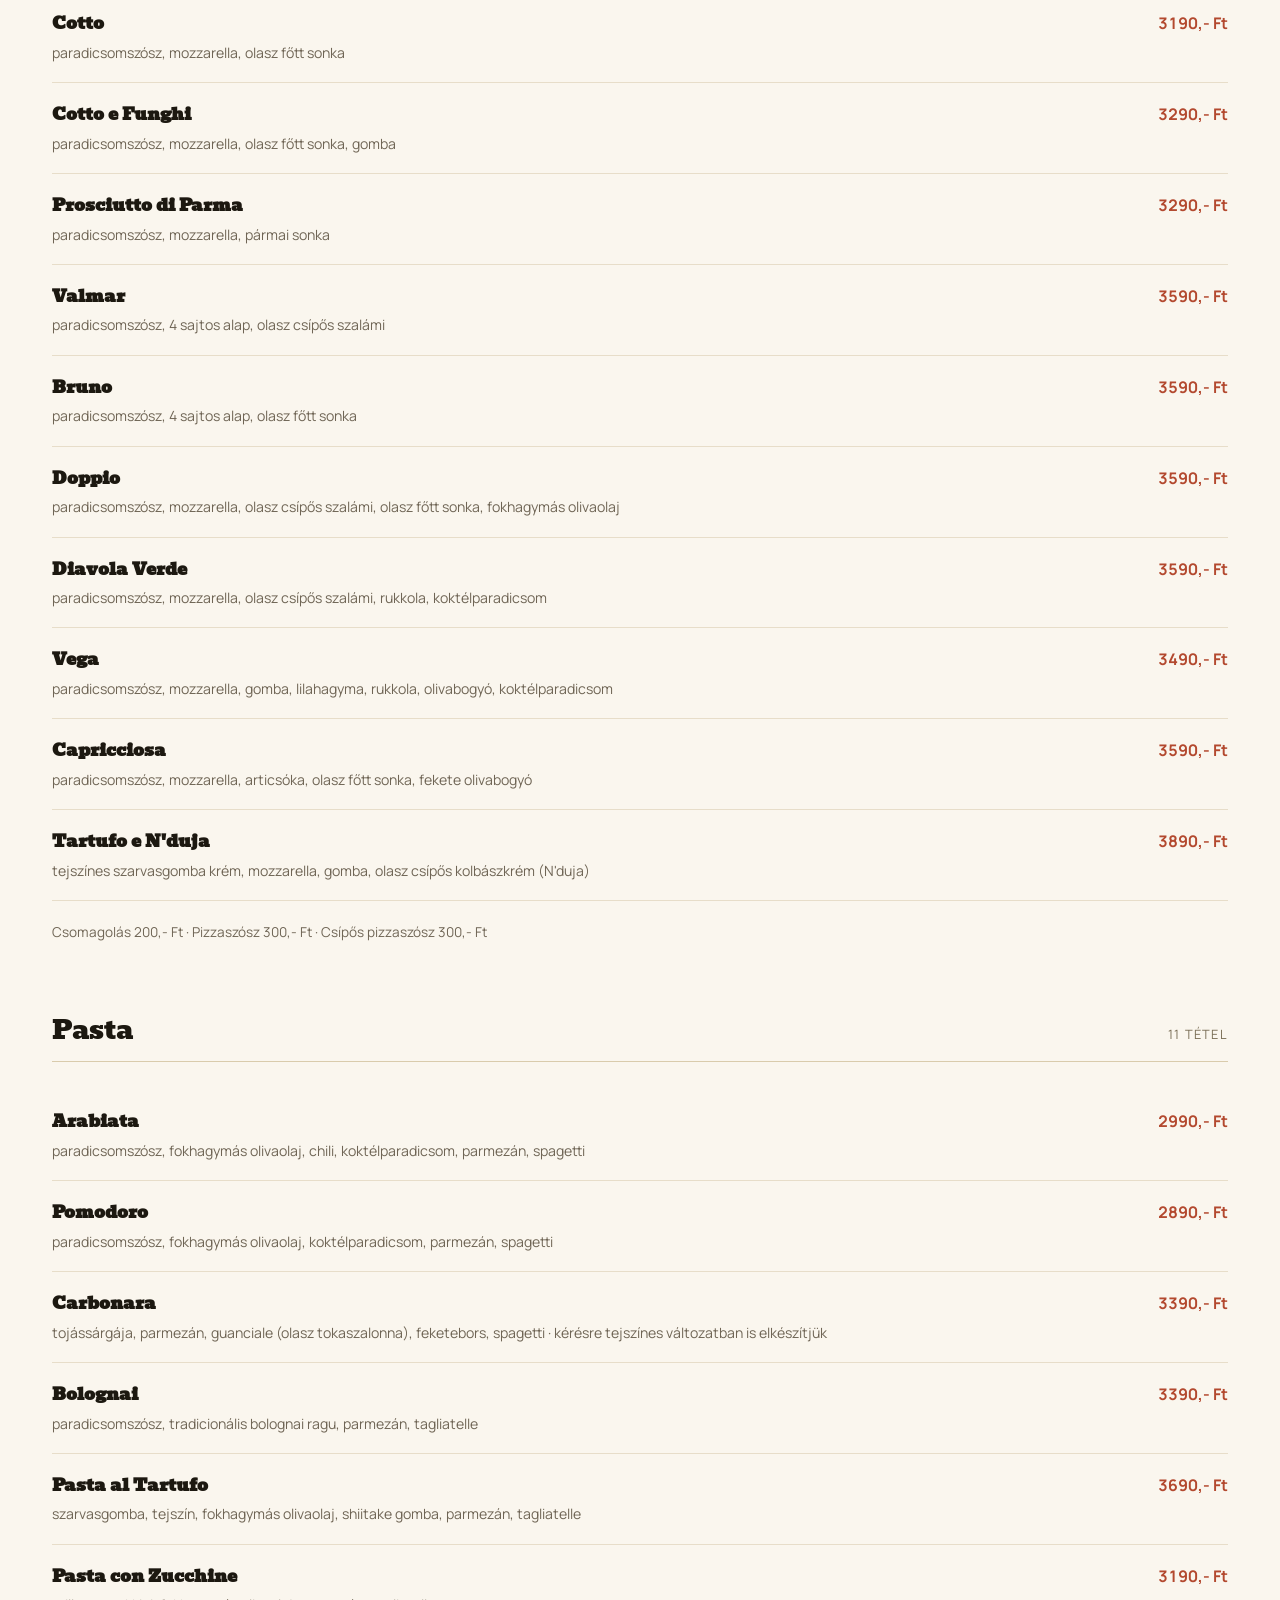
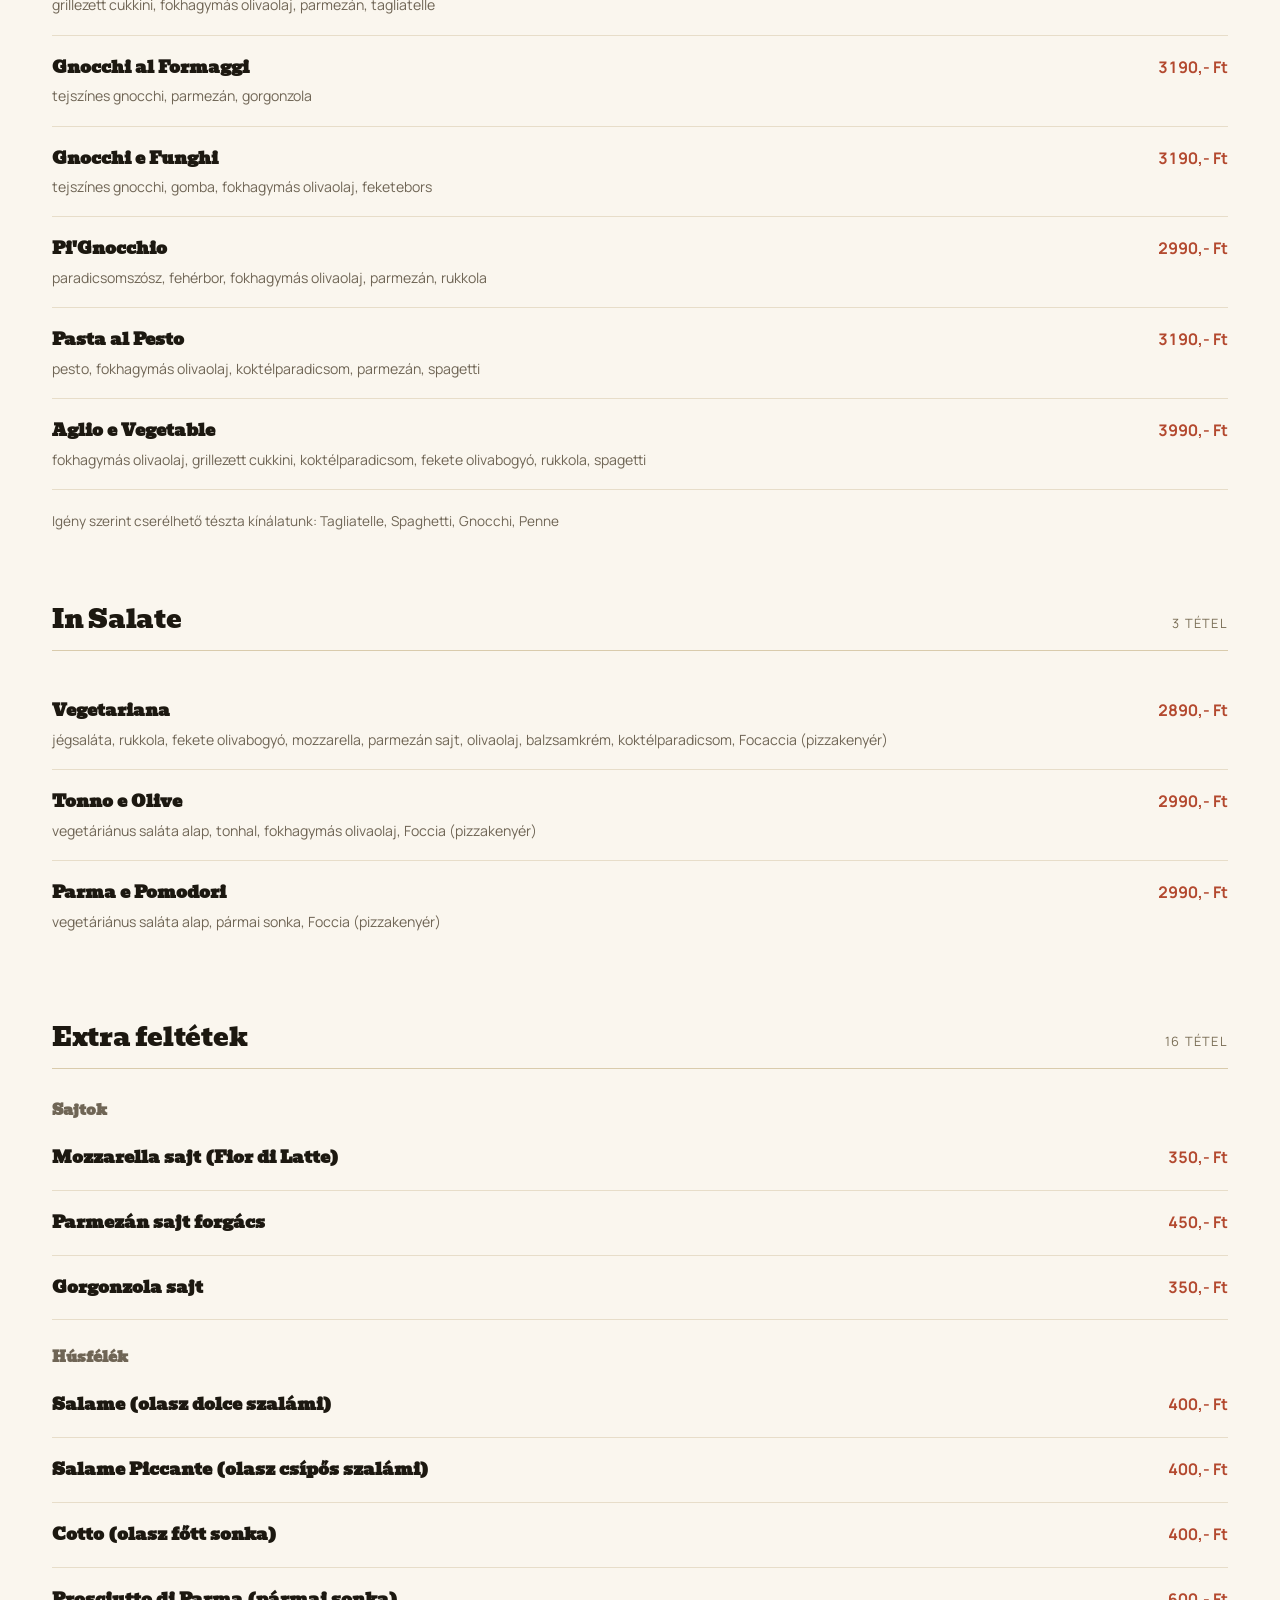
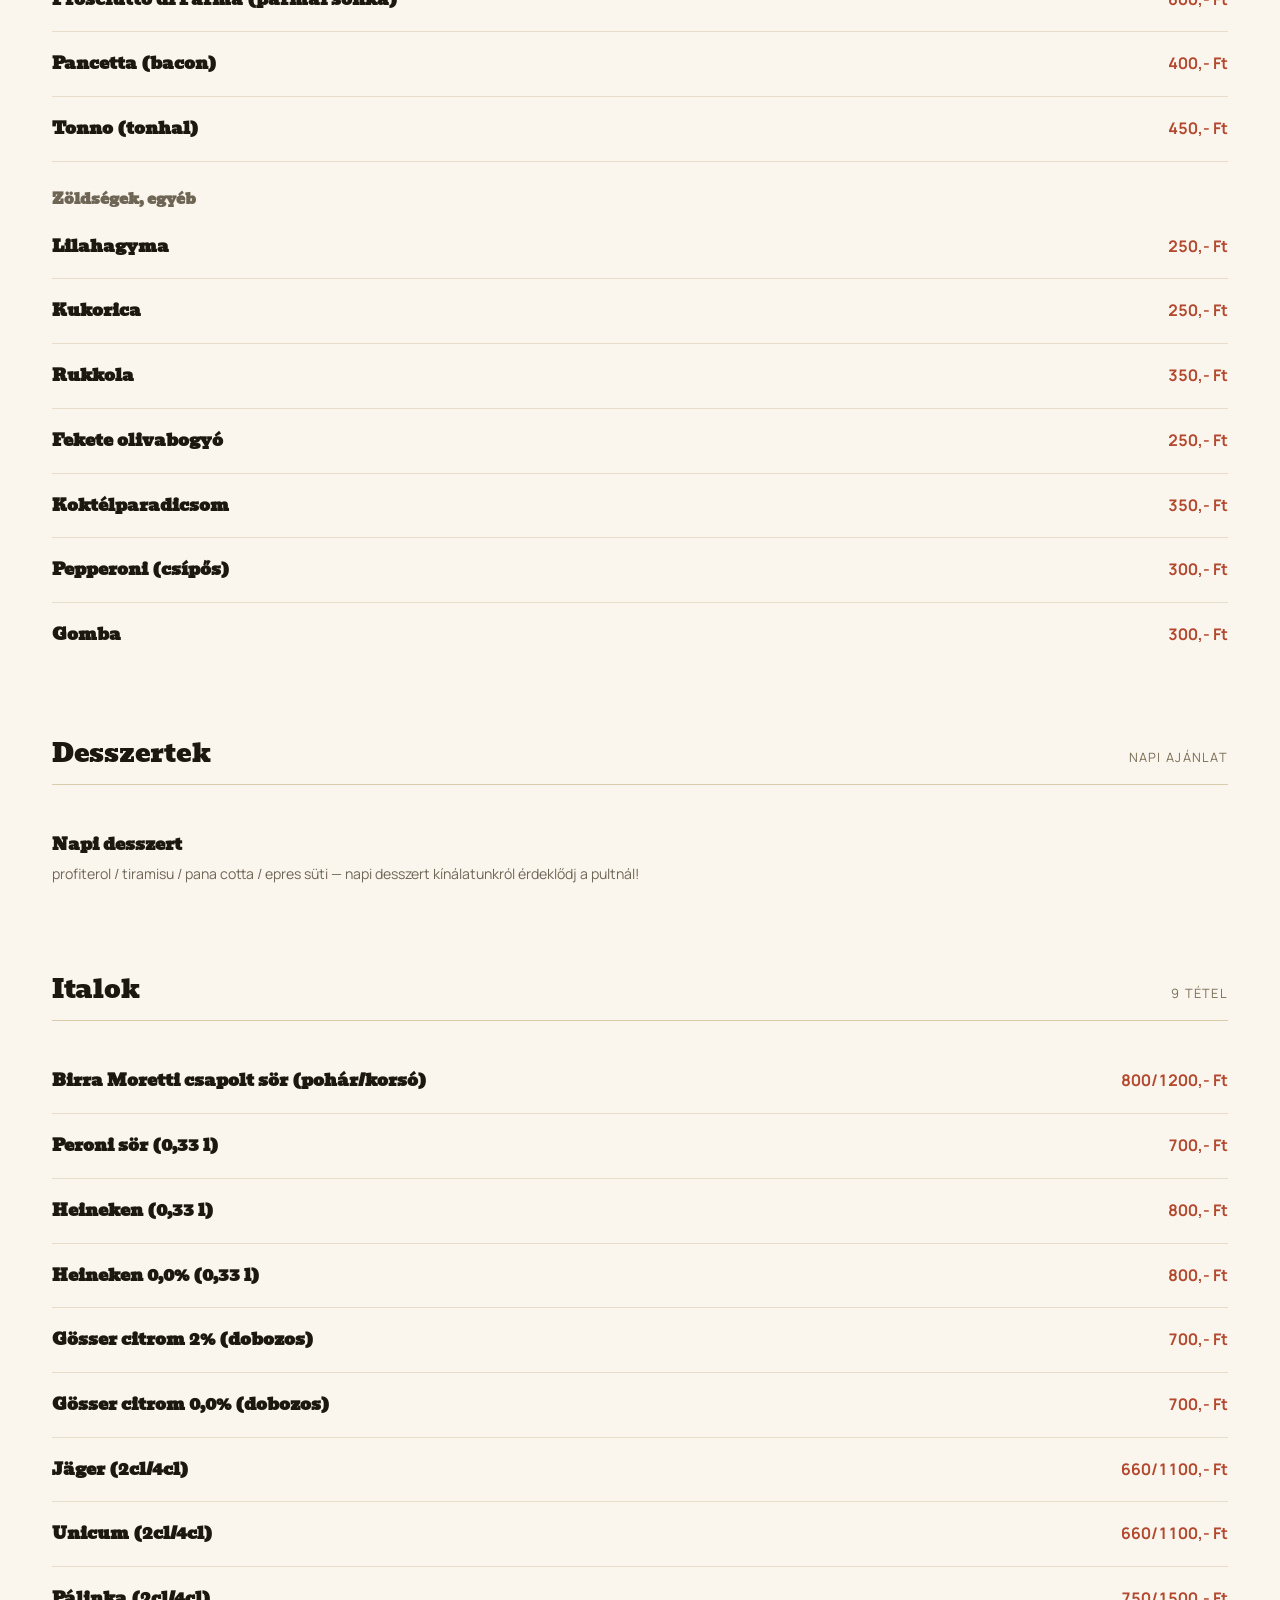
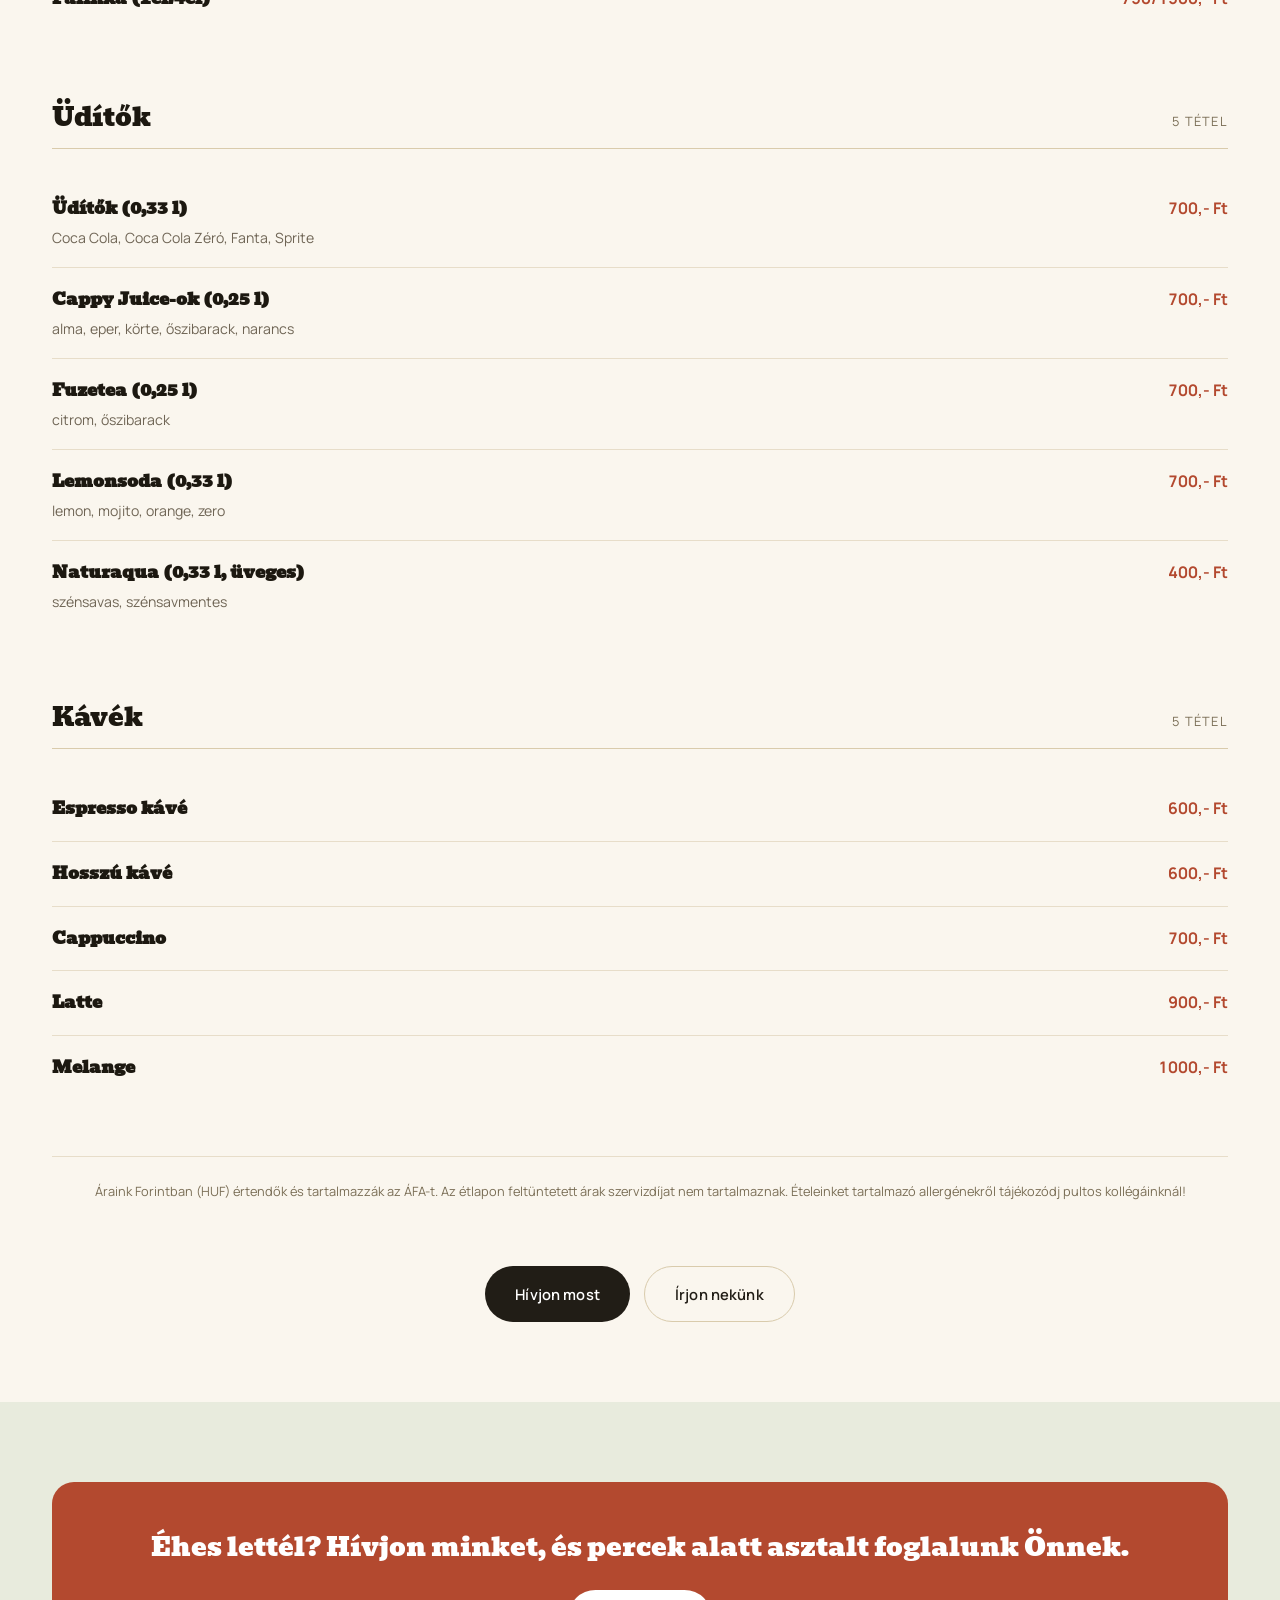
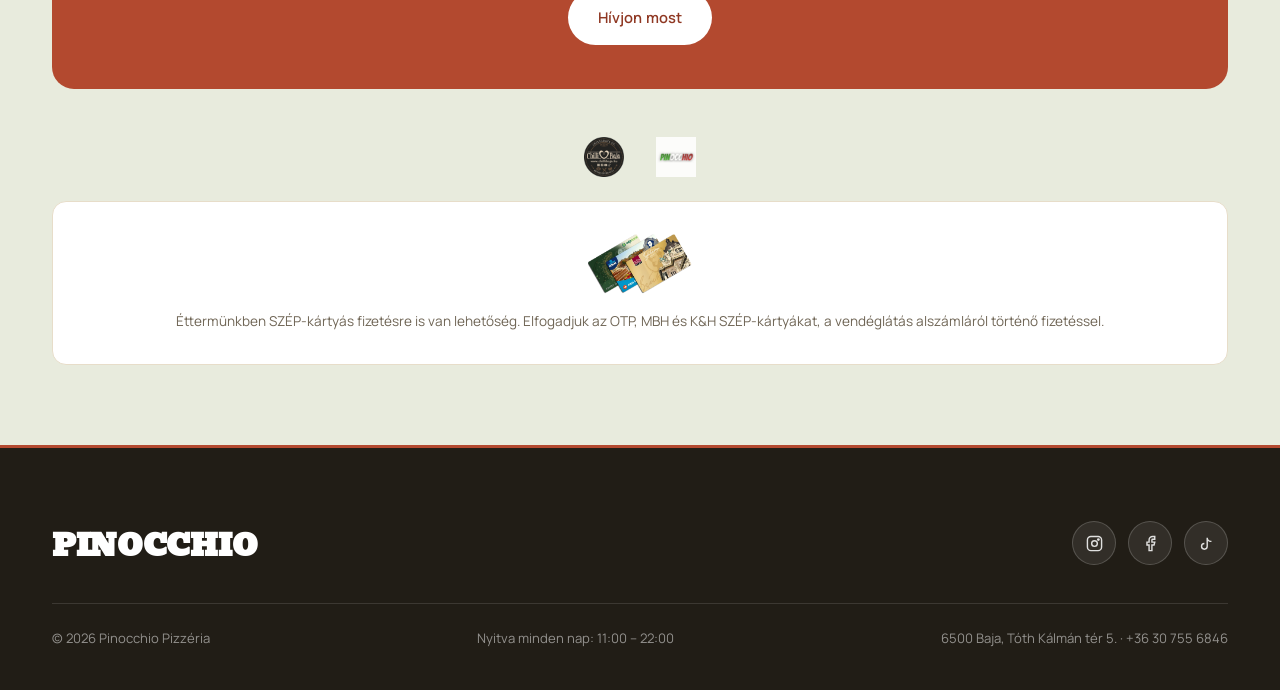
<file: etlap.html>
<!DOCTYPE html>
<html lang="hu">
<head>
  <meta charset="UTF-8">
  <meta name="viewport" content="width=device-width, initial-scale=1.0">
  <title>Étlap – Pizza és tészta Baján | Pinocchio Pizzéria</title>
  <meta name="description" content="Kemencében sült pizzák, friss tészták és desszertek Baján - nézd meg a Pinocchio Pizzéria teljes étlapját, és hívj minket asztalfoglalásért.">
  <link rel="canonical" href="https://zsolaaa.github.io/pinov2/etlap.html">
  <link rel="icon" type="image/svg+xml" href="favicon.svg">

  <meta property="og:type" content="website">
  <meta property="og:locale" content="hu_HU">
  <meta property="og:site_name" content="Pinocchio Pizzéria">
  <meta property="og:url" content="https://zsolaaa.github.io/pinov2/etlap.html">
  <meta property="og:title" content="Étlap – Pizza és tészta Baján | Pinocchio Pizzéria">
  <meta property="og:description" content="Kemencében sült pizzák, friss tészták és desszertek Baján - nézd meg a Pinocchio Pizzéria teljes étlapját, és hívj minket asztalfoglalásért.">
  <meta property="og:image" content="https://zsolaaa.github.io/pinov2/images/etlap-elonezet.webp">
  <meta name="twitter:card" content="summary_large_image">
  <meta name="twitter:title" content="Étlap – Pizza és tészta Baján | Pinocchio Pizzéria">
  <meta name="twitter:description" content="Kemencében sült pizzák, friss tészták és desszertek Baján - nézd meg a Pinocchio Pizzéria teljes étlapját, és hívj minket asztalfoglalásért.">
  <meta name="twitter:image" content="https://zsolaaa.github.io/pinov2/images/etlap-elonezet.webp">

  <link rel="preconnect" href="https://fonts.googleapis.com">
  <link rel="preconnect" href="https://fonts.gstatic.com" crossorigin>
  <!-- A betűtípus-CSS nem blokkoló betöltése: preload + media=print trükk. A
       PageSpeed Insights 1730 ms renderelés-blokkolást mért mobilon, amíg ez a
       stíluslap szinkron <link rel="stylesheet">-ként töltődött. A noscript
       ág gondoskodik róla, hogy JS nélkül is alkalmazódjon a betűtípus. -->
  <link rel="preload" as="style" href="https://fonts.googleapis.com/css2?family=Bevan:ital@0;1&family=Fraunces:ital,wght@0,500;0,600;0,700;1,500&family=Manrope:wght@400;500;600;700&display=swap">
  <link rel="stylesheet" href="https://fonts.googleapis.com/css2?family=Bevan:ital@0;1&family=Fraunces:ital,wght@0,500;0,600;0,700;1,500&family=Manrope:wght@400;500;600;700&display=swap" media="print" onload="this.media=&#39;all&#39;; this.onload=null;">
  <noscript><link rel="stylesheet" href="https://fonts.googleapis.com/css2?family=Bevan:ital@0;1&family=Fraunces:ital,wght@0,500;0,600;0,700;1,500&family=Manrope:wght@400;500;600;700&display=swap"></noscript>
  <link rel="stylesheet" href="css/style.css">
</head>
<body>

  <header class="site-header">
    <div class="container header-inner">
      <a href="index.html" class="logo"><span class="logo-text"><span class="c-green">PIN</span><span class="c-ink">OCC</span><span class="c-red">HIO</span></span></a>
      <nav class="main-nav">
        <ul>
          <li><a href="index.html">Kezdőlap</a></li>
          <li><a href="etlap.html" class="active">Étlap</a></li>
          <li><a href="galeria.html">Galéria</a></li>
          <li><a href="rolunk.html">Rólunk</a></li>
          <li><a href="kapcsolat.html">Kapcsolat</a></li>
          <li><a href="tamogatas.html">Támogatás</a></li>
        </ul>
      </nav>
      <div class="header-actions">
        <a href="tel:+36307556846" class="header-phone" aria-label="Hívás: +36 30 755 6846">
          <svg viewBox="0 0 24 24" fill="none" stroke="currentColor" stroke-width="2"><path d="M22 16.92v3a2 2 0 0 1-2.18 2 19.79 19.79 0 0 1-8.63-3.07 19.5 19.5 0 0 1-6-6 19.79 19.79 0 0 1-3.07-8.67A2 2 0 0 1 4.11 2h3a2 2 0 0 1 2 1.72c.127.96.361 1.903.7 2.81a2 2 0 0 1-.45 2.11L8.09 9.91a16 16 0 0 0 6 6l1.27-1.27a2 2 0 0 1 2.11-.45c.907.339 1.85.573 2.81.7A2 2 0 0 1 22 16.92z"/></svg>
          <span class="phone-text">+36 30 755 6846</span>
        </a>
        <button class="nav-toggle" aria-label="Menü" aria-expanded="false"><span></span><span></span><span></span></button>
      </div>
    </div>
  </header>

  <section class="page-header">
    <div class="container">
      <span class="eyebrow">Étlap</span>
      <h1>Frissen sült pizzák és házi tésztából készült paszták</h1>
      <p>Olasz ízek, minőségi alapanyagok, kemencében sütve.</p>
    </div>
  </section>

  <nav class="menu-nav" aria-label="Étlap kategóriák">
    <a href="#pizza">Pizza</a>
    <a href="#pasta">Pasta</a>
    <a href="#in-salate">In Salate</a>
    <a href="#extra-feltetek">Extra feltétek</a>
    <a href="#desszertek">Desszertek</a>
    <a href="#italok">Italok</a>
    <a href="#uditok">Üdítők</a>
    <a href="#kavek">Kávék</a>
  </nav>

  <section class="section-tight">
    <div class="container">
      <div class="menu-categories" data-reveal-group>

        <div class="menu-category" id="pizza" data-reveal>
          <div class="menu-category-head"><h2>Pizza</h2><span>20 tétel</span></div>
          <div class="menu-item"><div><div class="menu-item-name">Margherita</div><div class="menu-item-desc">paradicsomszósz, mozzarella</div></div><div class="menu-item-price">2690,- Ft</div></div>
          <div class="menu-item"><div><div class="menu-item-name">Salame</div><div class="menu-item-desc">paradicsomszósz, mozzarella, olasz (dolce) szalámi</div></div><div class="menu-item-price">3090,- Ft</div></div>
          <div class="menu-item"><div><div class="menu-item-name">Salame Piccante</div><div class="menu-item-desc">paradicsomszósz, mozzarella, olasz csípős szalámi</div></div><div class="menu-item-price">3090,- Ft</div></div>
          <div class="menu-item"><div><div class="menu-item-name">Funghi</div><div class="menu-item-desc">paradicsomszósz, mozzarella, gomba</div></div><div class="menu-item-price">2790,- Ft</div></div>
          <div class="menu-item"><div><div class="menu-item-name">Pinocchio</div><div class="menu-item-desc">paradicsomszósz, mozzarella, rukkola, pármai sonka, parmezán forgács</div></div><div class="menu-item-price">3590,- Ft</div></div>
          <div class="menu-item"><div><div class="menu-item-name">Amore</div><div class="menu-item-desc">paradicsomszósz, mozzarella, rukkola, pármai sonka, koktélparadicsom</div></div><div class="menu-item-price">3590,- Ft</div></div>
          <div class="menu-item"><div><div class="menu-item-name">Ungherese</div><div class="menu-item-desc">paradicsomszósz, mozzarella, lilahagyma, olasz csípős szalámi, bacon, csípős pepperoni</div></div><div class="menu-item-price">3590,- Ft</div></div>
          <div class="menu-item"><div><div class="menu-item-name">Salame Piccante e Gorgonzola</div><div class="menu-item-desc">paradicsomszósz, mozzarella, olasz csípős szalámi, gorgonzola sajt</div></div><div class="menu-item-price">3290,- Ft</div></div>
          <div class="menu-item"><div><div class="menu-item-name">Tonno e Cipolla</div><div class="menu-item-desc">paradicsomszósz, mozzarella, lilahagyma, tonhal, olivaolaj</div></div><div class="menu-item-price">3290,- Ft</div></div>
          <div class="menu-item"><div><div class="menu-item-name">4 Formaggi</div><div class="menu-item-desc">paradicsomszósz, mozzarella, parmezán sajt, pecorino sajt, gorgonzola sajt</div></div><div class="menu-item-price">3290,- Ft</div></div>
          <div class="menu-item"><div><div class="menu-item-name">Cotto</div><div class="menu-item-desc">paradicsomszósz, mozzarella, olasz főtt sonka</div></div><div class="menu-item-price">3190,- Ft</div></div>
          <div class="menu-item"><div><div class="menu-item-name">Cotto e Funghi</div><div class="menu-item-desc">paradicsomszósz, mozzarella, olasz főtt sonka, gomba</div></div><div class="menu-item-price">3290,- Ft</div></div>
          <div class="menu-item"><div><div class="menu-item-name">Prosciutto di Parma</div><div class="menu-item-desc">paradicsomszósz, mozzarella, pármai sonka</div></div><div class="menu-item-price">3290,- Ft</div></div>
          <div class="menu-item"><div><div class="menu-item-name">Valmar</div><div class="menu-item-desc">paradicsomszósz, 4 sajtos alap, olasz csípős szalámi</div></div><div class="menu-item-price">3590,- Ft</div></div>
          <div class="menu-item"><div><div class="menu-item-name">Bruno</div><div class="menu-item-desc">paradicsomszósz, 4 sajtos alap, olasz főtt sonka</div></div><div class="menu-item-price">3590,- Ft</div></div>
          <div class="menu-item"><div><div class="menu-item-name">Doppio</div><div class="menu-item-desc">paradicsomszósz, mozzarella, olasz csípős szalámi, olasz főtt sonka, fokhagymás olivaolaj</div></div><div class="menu-item-price">3590,- Ft</div></div>
          <div class="menu-item"><div><div class="menu-item-name">Diavola Verde</div><div class="menu-item-desc">paradicsomszósz, mozzarella, olasz csípős szalámi, rukkola, koktélparadicsom</div></div><div class="menu-item-price">3590,- Ft</div></div>
          <div class="menu-item"><div><div class="menu-item-name">Vega</div><div class="menu-item-desc">paradicsomszósz, mozzarella, gomba, lilahagyma, rukkola, olivabogyó, koktélparadicsom</div></div><div class="menu-item-price">3490,- Ft</div></div>
          <div class="menu-item"><div><div class="menu-item-name">Capricciosa</div><div class="menu-item-desc">paradicsomszósz, mozzarella, articsóka, olasz főtt sonka, fekete olivabogyó</div></div><div class="menu-item-price">3590,- Ft</div></div>
          <div class="menu-item"><div><div class="menu-item-name">Tartufo e N'duja</div><div class="menu-item-desc">tejszínes szarvasgomba krém, mozzarella, gomba, olasz csípős kolbászkrém (N'duja)</div></div><div class="menu-item-price">3890,- Ft</div></div>
          <p class="menu-note">Csomagolás 200,- Ft &middot; Pizzaszósz 300,- Ft &middot; Csípős pizzaszósz 300,- Ft</p>
        </div>

        <div class="menu-category" id="pasta" data-reveal>
          <div class="menu-category-head"><h2>Pasta</h2><span>11 tétel</span></div>
          <div class="menu-item"><div><div class="menu-item-name">Arabiata</div><div class="menu-item-desc">paradicsomszósz, fokhagymás olivaolaj, chili, koktélparadicsom, parmezán, spagetti</div></div><div class="menu-item-price">2990,- Ft</div></div>
          <div class="menu-item"><div><div class="menu-item-name">Pomodoro</div><div class="menu-item-desc">paradicsomszósz, fokhagymás olivaolaj, koktélparadicsom, parmezán, spagetti</div></div><div class="menu-item-price">2890,- Ft</div></div>
          <div class="menu-item"><div><div class="menu-item-name">Carbonara</div><div class="menu-item-desc">tojássárgája, parmezán, guanciale (olasz tokaszalonna), feketebors, spagetti &middot; kérésre tejszínes változatban is elkészítjük</div></div><div class="menu-item-price">3390,- Ft</div></div>
          <div class="menu-item"><div><div class="menu-item-name">Bolognai</div><div class="menu-item-desc">paradicsomszósz, tradicionális bolognai ragu, parmezán, tagliatelle</div></div><div class="menu-item-price">3390,- Ft</div></div>
          <div class="menu-item"><div><div class="menu-item-name">Pasta al Tartufo</div><div class="menu-item-desc">szarvasgomba, tejszín, fokhagymás olivaolaj, shiitake gomba, parmezán, tagliatelle</div></div><div class="menu-item-price">3690,- Ft</div></div>
          <div class="menu-item"><div><div class="menu-item-name">Pasta con Zucchine</div><div class="menu-item-desc">grillezett cukkini, fokhagymás olivaolaj, parmezán, tagliatelle</div></div><div class="menu-item-price">3190,- Ft</div></div>
          <div class="menu-item"><div><div class="menu-item-name">Gnocchi al Formaggi</div><div class="menu-item-desc">tejszínes gnocchi, parmezán, gorgonzola</div></div><div class="menu-item-price">3190,- Ft</div></div>
          <div class="menu-item"><div><div class="menu-item-name">Gnocchi e Funghi</div><div class="menu-item-desc">tejszínes gnocchi, gomba, fokhagymás olivaolaj, feketebors</div></div><div class="menu-item-price">3190,- Ft</div></div>
          <div class="menu-item"><div><div class="menu-item-name">Pi'Gnocchio</div><div class="menu-item-desc">paradicsomszósz, fehérbor, fokhagymás olivaolaj, parmezán, rukkola</div></div><div class="menu-item-price">2990,- Ft</div></div>
          <div class="menu-item"><div><div class="menu-item-name">Pasta al Pesto</div><div class="menu-item-desc">pesto, fokhagymás olivaolaj, koktélparadicsom, parmezán, spagetti</div></div><div class="menu-item-price">3190,- Ft</div></div>
          <div class="menu-item"><div><div class="menu-item-name">Aglio e Vegetable</div><div class="menu-item-desc">fokhagymás olivaolaj, grillezett cukkini, koktélparadicsom, fekete olivabogyó, rukkola, spagetti</div></div><div class="menu-item-price">3990,- Ft</div></div>
          <p class="menu-note">Igény szerint cserélhető tészta kínálatunk: Tagliatelle, Spaghetti, Gnocchi, Penne</p>
        </div>

        <div class="menu-category" id="in-salate" data-reveal>
          <div class="menu-category-head"><h2>In Salate</h2><span>3 tétel</span></div>
          <div class="menu-item"><div><div class="menu-item-name">Vegetariana</div><div class="menu-item-desc">jégsaláta, rukkola, fekete olivabogyó, mozzarella, parmezán sajt, olivaolaj, balzsamkrém, koktélparadicsom, Focaccia (pizzakenyér)</div></div><div class="menu-item-price">2890,- Ft</div></div>
          <div class="menu-item"><div><div class="menu-item-name">Tonno e Olive</div><div class="menu-item-desc">vegetáriánus saláta alap, tonhal, fokhagymás olivaolaj, Foccia (pizzakenyér)</div></div><div class="menu-item-price">2990,- Ft</div></div>
          <div class="menu-item"><div><div class="menu-item-name">Parma e Pomodori</div><div class="menu-item-desc">vegetáriánus saláta alap, pármai sonka, Foccia (pizzakenyér)</div></div><div class="menu-item-price">2990,- Ft</div></div>
        </div>

        <div class="menu-category" id="extra-feltetek" data-reveal>
          <div class="menu-category-head"><h2>Extra feltétek</h2><span>16 tétel</span></div>
          <p class="menu-subhead">Sajtok</p>
          <div class="menu-item"><div class="menu-item-name">Mozzarella sajt (Fior di Latte)</div><div class="menu-item-price">350,- Ft</div></div>
          <div class="menu-item"><div class="menu-item-name">Parmezán sajt forgács</div><div class="menu-item-price">450,- Ft</div></div>
          <div class="menu-item"><div class="menu-item-name">Gorgonzola sajt</div><div class="menu-item-price">350,- Ft</div></div>
          <p class="menu-subhead">Húsfélék</p>
          <div class="menu-item"><div class="menu-item-name">Salame (olasz dolce szalámi)</div><div class="menu-item-price">400,- Ft</div></div>
          <div class="menu-item"><div class="menu-item-name">Salame Piccante (olasz csípős szalámi)</div><div class="menu-item-price">400,- Ft</div></div>
          <div class="menu-item"><div class="menu-item-name">Cotto (olasz főtt sonka)</div><div class="menu-item-price">400,- Ft</div></div>
          <div class="menu-item"><div class="menu-item-name">Prosciutto di Parma (pármai sonka)</div><div class="menu-item-price">600,- Ft</div></div>
          <div class="menu-item"><div class="menu-item-name">Pancetta (bacon)</div><div class="menu-item-price">400,- Ft</div></div>
          <div class="menu-item"><div class="menu-item-name">Tonno (tonhal)</div><div class="menu-item-price">450,- Ft</div></div>
          <p class="menu-subhead">Zöldségek, egyéb</p>
          <div class="menu-item"><div class="menu-item-name">Lilahagyma</div><div class="menu-item-price">250,- Ft</div></div>
          <div class="menu-item"><div class="menu-item-name">Kukorica</div><div class="menu-item-price">250,- Ft</div></div>
          <div class="menu-item"><div class="menu-item-name">Rukkola</div><div class="menu-item-price">350,- Ft</div></div>
          <div class="menu-item"><div class="menu-item-name">Fekete olivabogyó</div><div class="menu-item-price">250,- Ft</div></div>
          <div class="menu-item"><div class="menu-item-name">Koktélparadicsom</div><div class="menu-item-price">350,- Ft</div></div>
          <div class="menu-item"><div class="menu-item-name">Pepperoni (csípős)</div><div class="menu-item-price">300,- Ft</div></div>
          <div class="menu-item"><div class="menu-item-name">Gomba</div><div class="menu-item-price">300,- Ft</div></div>
        </div>

        <div class="menu-category" id="desszertek" data-reveal>
          <div class="menu-category-head"><h2>Desszertek</h2><span>napi ajánlat</span></div>
          <div class="menu-item"><div><div class="menu-item-name">Napi desszert</div><div class="menu-item-desc">profiterol / tiramisu / pana cotta / epres süti — napi desszert kínálatunkról érdeklődj a pultnál!</div></div></div>
        </div>

        <div class="menu-category" id="italok" data-reveal>
          <div class="menu-category-head"><h2>Italok</h2><span>9 tétel</span></div>
          <div class="menu-item"><div class="menu-item-name">Birra Moretti csapolt sör (pohár/korsó)</div><div class="menu-item-price">800/1200,- Ft</div></div>
          <div class="menu-item"><div class="menu-item-name">Peroni sör (0,33 l)</div><div class="menu-item-price">700,- Ft</div></div>
          <div class="menu-item"><div class="menu-item-name">Heineken (0,33 l)</div><div class="menu-item-price">800,- Ft</div></div>
          <div class="menu-item"><div class="menu-item-name">Heineken 0,0% (0,33 l)</div><div class="menu-item-price">800,- Ft</div></div>
          <div class="menu-item"><div class="menu-item-name">Gösser citrom 2% (dobozos)</div><div class="menu-item-price">700,- Ft</div></div>
          <div class="menu-item"><div class="menu-item-name">Gösser citrom 0,0% (dobozos)</div><div class="menu-item-price">700,- Ft</div></div>
          <div class="menu-item"><div class="menu-item-name">Jäger (2cl/4cl)</div><div class="menu-item-price">660/1100,- Ft</div></div>
          <div class="menu-item"><div class="menu-item-name">Unicum (2cl/4cl)</div><div class="menu-item-price">660/1100,- Ft</div></div>
          <div class="menu-item"><div class="menu-item-name">Pálinka (2cl/4cl)</div><div class="menu-item-price">750/1500,- Ft</div></div>
        </div>

        <div class="menu-category" id="uditok" data-reveal>
          <div class="menu-category-head"><h2>Üdítők</h2><span>5 tétel</span></div>
          <div class="menu-item"><div><div class="menu-item-name">Üdítők (0,33 l)</div><div class="menu-item-desc">Coca Cola, Coca Cola Zéró, Fanta, Sprite</div></div><div class="menu-item-price">700,- Ft</div></div>
          <div class="menu-item"><div><div class="menu-item-name">Cappy Juice-ok (0,25 l)</div><div class="menu-item-desc">alma, eper, körte, őszibarack, narancs</div></div><div class="menu-item-price">700,- Ft</div></div>
          <div class="menu-item"><div><div class="menu-item-name">Fuzetea (0,25 l)</div><div class="menu-item-desc">citrom, őszibarack</div></div><div class="menu-item-price">700,- Ft</div></div>
          <div class="menu-item"><div><div class="menu-item-name">Lemonsoda (0,33 l)</div><div class="menu-item-desc">lemon, mojito, orange, zero</div></div><div class="menu-item-price">700,- Ft</div></div>
          <div class="menu-item"><div><div class="menu-item-name">Naturaqua (0,33 l, üveges)</div><div class="menu-item-desc">szénsavas, szénsavmentes</div></div><div class="menu-item-price">400,- Ft</div></div>
        </div>

        <div class="menu-category" id="kavek" data-reveal>
          <div class="menu-category-head"><h2>Kávék</h2><span>5 tétel</span></div>
          <div class="menu-item"><div class="menu-item-name">Espresso kávé</div><div class="menu-item-price">600,- Ft</div></div>
          <div class="menu-item"><div class="menu-item-name">Hosszú kávé</div><div class="menu-item-price">600,- Ft</div></div>
          <div class="menu-item"><div class="menu-item-name">Cappuccino</div><div class="menu-item-price">700,- Ft</div></div>
          <div class="menu-item"><div class="menu-item-name">Latte</div><div class="menu-item-price">900,- Ft</div></div>
          <div class="menu-item"><div class="menu-item-name">Melange</div><div class="menu-item-price">1000,- Ft</div></div>
        </div>

      </div>

      <p class="menu-legal">Áraink Forintban (HUF) értendők és tartalmazzák az ÁFA-t. Az étlapon feltüntetett árak szervizdíjat nem tartalmaznak. Ételeinket tartalmazó allergénekről tájékozódj pultos kollégáinknál!</p>

      <div style="text-align:center; margin-top:64px;">
        <div class="hero-actions" style="justify-content:center;">
          <a href="tel:+36307556846" class="btn">Hívjon most</a>
          <a href="kapcsolat.html" class="btn btn-outline">Írjon nekünk</a>
        </div>
      </div>
    </div>
  </section>

  <section class="section-tight section-surface" data-reveal-group>
    <div class="container">
      <div class="closing-cta">
        <p>Éhes lettél? Hívjon minket, és percek alatt asztalt foglalunk Önnek.</p>
        <a href="tel:+36307556846" class="btn">Hívjon most</a>
      </div>

      <div class="partners-strip" data-reveal>
        <img src="images/logo-chillibaja.webp" width="480" height="480" alt="Chilli Baja logó" data-ph="Chilli Baja logó">
        <img src="images/logo-pinocchio.webp" width="480" height="480" alt="Pinocchio logó" data-ph="Pinocchio logó">
      </div>

      <div class="payment-note">
        <img src="images/szep_kartyak.webp" width="700" height="401" alt="OTP, K&amp;H és MBH SZÉP kártya logók" data-ph="SZÉP kártya logók">
        <p>Éttermünkben SZÉP-kártyás fizetésre is van lehetőség. Elfogadjuk az OTP, MBH és K&amp;H SZÉP-kártyákat, a vendéglátás alszámláról történő fizetéssel.</p>
      </div>
    </div>
  </section>

  <footer class="site-footer">
    <div class="container">
      <div class="footer-grid">
        <span class="logo-text"><span class="c-green">PIN</span><span class="c-ink">OCC</span><span class="c-red">HIO</span></span>
        <div class="social-icons">
          <a href="https://www.instagram.com/pinocchio_baja/" target="_blank" rel="noopener" aria-label="Instagram"><svg width="17" height="17" viewBox="0 0 24 24" fill="none" stroke="currentColor" stroke-width="2"><rect x="2" y="2" width="20" height="20" rx="5"/><circle cx="12" cy="12" r="4"/><circle cx="17.5" cy="6.5" r="1"/></svg></a>
          <a href="https://www.facebook.com/bajapinocchio" target="_blank" rel="noopener" aria-label="Facebook"><svg width="17" height="17" viewBox="0 0 24 24" fill="none" stroke="currentColor" stroke-width="2"><path d="M18 2h-3a5 5 0 0 0-5 5v3H7v4h3v8h4v-8h3l1-4h-4V7a1 1 0 0 1 1-1h3z"/></svg></a>
          <a href="https://www.tiktok.com/@pinocchiobaja" target="_blank" rel="noopener" aria-label="TikTok"><svg width="17" height="17" viewBox="0 0 24 24" fill="none" stroke="currentColor" stroke-width="2"><path d="M9 12a4 4 0 1 0 4 4V4a5 5 0 0 0 5 5h1"/></svg></a>
        </div>
      </div>
      <div class="footer-bottom">
        <span>&copy; <span id="year"></span> Pinocchio Pizzéria</span>
        <span>Nyitva minden nap: 11:00 &ndash; 22:00</span>
        <span>6500 Baja, Tóth Kálmán tér 5. &middot; <a href="tel:+36307556846">+36 30 755 6846</a></span>
      </div>
    </div>
  </footer>

  <!-- LocalBusiness/Restaurant séma. A cím, telefon és nyitvatartás szó szerint
       azonos mind a 6 oldalon, ezért minden oldalra felkerül - nem csak a
       főoldalra -, hogy önmagában is helyesen leírja magát a keresőknek. -->
  <script type="application/ld+json">
  {
    "@context": "https://schema.org",
    "@type": "Restaurant",
    "name": "Pinocchio Pizzéria",
    "image": "https://zsolaaa.github.io/pinov2/images/hero-pizza.webp",
    "url": "https://zsolaaa.github.io/pinov2/etlap.html",
    "telephone": "+36307556846",
    "priceRange": "250-3990 Ft",
    "servesCuisine": ["Italian", "Pizza"],
    "menu": "https://zsolaaa.github.io/pinov2/etlap.html",
    "address": {
      "@type": "PostalAddress",
      "streetAddress": "Tóth Kálmán tér 5.",
      "addressLocality": "Baja",
      "postalCode": "6500",
      "addressCountry": "HU"
    },
    "openingHoursSpecification": {
      "@type": "OpeningHoursSpecification",
      "dayOfWeek": ["Monday", "Tuesday", "Wednesday", "Thursday", "Friday", "Saturday", "Sunday"],
      "opens": "11:00",
      "closes": "22:00"
    },
    "sameAs": [
      "https://www.instagram.com/pinocchio_baja/",
      "https://www.facebook.com/bajapinocchio",
      "https://www.tiktok.com/@pinocchiobaja"
    ]
  }
  </script>

<!-- Menu séma: a teljes étlap kategóriákra és tételekre bontva, a
       valódi árakkal. A vegyes áras tételek (pl. "pohár/korsó", "2cl/4cl")
       külön MenuItem-ekre bontva, mert egy Offer csak egy price-t vehet fel. -->
  <script type="application/ld+json">
  {
    "@context": "https://schema.org",
    "@type": "Menu",
    "name": "Pinocchio Pizzéria étlap",
    "url": "https://zsolaaa.github.io/pinov2/etlap.html",
    "inLanguage": "hu",
    "hasMenuSection": [
      {
        "@type": "MenuSection",
        "name": "Pizza",
        "hasMenuItem": [
          {
            "@type": "MenuItem",
            "name": "Margherita",
            "description": "paradicsomszósz, mozzarella",
            "offers": {
              "@type": "Offer",
              "price": "2690",
              "priceCurrency": "HUF"
            }
          },
          {
            "@type": "MenuItem",
            "name": "Salame",
            "description": "paradicsomszósz, mozzarella, olasz (dolce) szalámi",
            "offers": {
              "@type": "Offer",
              "price": "3090",
              "priceCurrency": "HUF"
            }
          },
          {
            "@type": "MenuItem",
            "name": "Salame Piccante",
            "description": "paradicsomszósz, mozzarella, olasz csípős szalámi",
            "offers": {
              "@type": "Offer",
              "price": "3090",
              "priceCurrency": "HUF"
            }
          },
          {
            "@type": "MenuItem",
            "name": "Funghi",
            "description": "paradicsomszósz, mozzarella, gomba",
            "offers": {
              "@type": "Offer",
              "price": "2790",
              "priceCurrency": "HUF"
            }
          },
          {
            "@type": "MenuItem",
            "name": "Pinocchio",
            "description": "paradicsomszósz, mozzarella, rukkola, pármai sonka, parmezán forgács",
            "offers": {
              "@type": "Offer",
              "price": "3590",
              "priceCurrency": "HUF"
            }
          },
          {
            "@type": "MenuItem",
            "name": "Amore",
            "description": "paradicsomszósz, mozzarella, rukkola, pármai sonka, koktélparadicsom",
            "offers": {
              "@type": "Offer",
              "price": "3590",
              "priceCurrency": "HUF"
            }
          },
          {
            "@type": "MenuItem",
            "name": "Ungherese",
            "description": "paradicsomszósz, mozzarella, lilahagyma, olasz csípős szalámi, bacon, csípős pepperoni",
            "offers": {
              "@type": "Offer",
              "price": "3590",
              "priceCurrency": "HUF"
            }
          },
          {
            "@type": "MenuItem",
            "name": "Salame Piccante e Gorgonzola",
            "description": "paradicsomszósz, mozzarella, olasz csípős szalámi, gorgonzola sajt",
            "offers": {
              "@type": "Offer",
              "price": "3290",
              "priceCurrency": "HUF"
            }
          },
          {
            "@type": "MenuItem",
            "name": "Tonno e Cipolla",
            "description": "paradicsomszósz, mozzarella, lilahagyma, tonhal, olivaolaj",
            "offers": {
              "@type": "Offer",
              "price": "3290",
              "priceCurrency": "HUF"
            }
          },
          {
            "@type": "MenuItem",
            "name": "4 Formaggi",
            "description": "paradicsomszósz, mozzarella, parmezán sajt, pecorino sajt, gorgonzola sajt",
            "offers": {
              "@type": "Offer",
              "price": "3290",
              "priceCurrency": "HUF"
            }
          },
          {
            "@type": "MenuItem",
            "name": "Cotto",
            "description": "paradicsomszósz, mozzarella, olasz főtt sonka",
            "offers": {
              "@type": "Offer",
              "price": "3190",
              "priceCurrency": "HUF"
            }
          },
          {
            "@type": "MenuItem",
            "name": "Cotto e Funghi",
            "description": "paradicsomszósz, mozzarella, olasz főtt sonka, gomba",
            "offers": {
              "@type": "Offer",
              "price": "3290",
              "priceCurrency": "HUF"
            }
          },
          {
            "@type": "MenuItem",
            "name": "Prosciutto di Parma",
            "description": "paradicsomszósz, mozzarella, pármai sonka",
            "offers": {
              "@type": "Offer",
              "price": "3290",
              "priceCurrency": "HUF"
            }
          },
          {
            "@type": "MenuItem",
            "name": "Valmar",
            "description": "paradicsomszósz, 4 sajtos alap, olasz csípős szalámi",
            "offers": {
              "@type": "Offer",
              "price": "3590",
              "priceCurrency": "HUF"
            }
          },
          {
            "@type": "MenuItem",
            "name": "Bruno",
            "description": "paradicsomszósz, 4 sajtos alap, olasz főtt sonka",
            "offers": {
              "@type": "Offer",
              "price": "3590",
              "priceCurrency": "HUF"
            }
          },
          {
            "@type": "MenuItem",
            "name": "Doppio",
            "description": "paradicsomszósz, mozzarella, olasz csípős szalámi, olasz főtt sonka, fokhagymás olivaolaj",
            "offers": {
              "@type": "Offer",
              "price": "3590",
              "priceCurrency": "HUF"
            }
          },
          {
            "@type": "MenuItem",
            "name": "Diavola Verde",
            "description": "paradicsomszósz, mozzarella, olasz csípős szalámi, rukkola, koktélparadicsom",
            "offers": {
              "@type": "Offer",
              "price": "3590",
              "priceCurrency": "HUF"
            }
          },
          {
            "@type": "MenuItem",
            "name": "Vega",
            "description": "paradicsomszósz, mozzarella, gomba, lilahagyma, rukkola, olivabogyó, koktélparadicsom",
            "offers": {
              "@type": "Offer",
              "price": "3490",
              "priceCurrency": "HUF"
            }
          },
          {
            "@type": "MenuItem",
            "name": "Capricciosa",
            "description": "paradicsomszósz, mozzarella, articsóka, olasz főtt sonka, fekete olivabogyó",
            "offers": {
              "@type": "Offer",
              "price": "3590",
              "priceCurrency": "HUF"
            }
          },
          {
            "@type": "MenuItem",
            "name": "Tartufo e N'duja",
            "description": "tejszínes szarvasgomba krém, mozzarella, gomba, olasz csípős kolbászkrém (N'duja)",
            "offers": {
              "@type": "Offer",
              "price": "3890",
              "priceCurrency": "HUF"
            }
          }
        ]
      },
      {
        "@type": "MenuSection",
        "name": "Pasta",
        "hasMenuItem": [
          {
            "@type": "MenuItem",
            "name": "Arabiata",
            "description": "paradicsomszósz, fokhagymás olivaolaj, chili, koktélparadicsom, parmezán, spagetti",
            "offers": {
              "@type": "Offer",
              "price": "2990",
              "priceCurrency": "HUF"
            }
          },
          {
            "@type": "MenuItem",
            "name": "Pomodoro",
            "description": "paradicsomszósz, fokhagymás olivaolaj, koktélparadicsom, parmezán, spagetti",
            "offers": {
              "@type": "Offer",
              "price": "2890",
              "priceCurrency": "HUF"
            }
          },
          {
            "@type": "MenuItem",
            "name": "Carbonara",
            "description": "tojássárgája, parmezán, guanciale (olasz tokaszalonna), feketebors, spagetti · kérésre tejszínes változatban is elkészítjük",
            "offers": {
              "@type": "Offer",
              "price": "3390",
              "priceCurrency": "HUF"
            }
          },
          {
            "@type": "MenuItem",
            "name": "Bolognai",
            "description": "paradicsomszósz, tradicionális bolognai ragu, parmezán, tagliatelle",
            "offers": {
              "@type": "Offer",
              "price": "3390",
              "priceCurrency": "HUF"
            }
          },
          {
            "@type": "MenuItem",
            "name": "Pasta al Tartufo",
            "description": "szarvasgomba, tejszín, fokhagymás olivaolaj, shiitake gomba, parmezán, tagliatelle",
            "offers": {
              "@type": "Offer",
              "price": "3690",
              "priceCurrency": "HUF"
            }
          },
          {
            "@type": "MenuItem",
            "name": "Pasta con Zucchine",
            "description": "grillezett cukkini, fokhagymás olivaolaj, parmezán, tagliatelle",
            "offers": {
              "@type": "Offer",
              "price": "3190",
              "priceCurrency": "HUF"
            }
          },
          {
            "@type": "MenuItem",
            "name": "Gnocchi al Formaggi",
            "description": "tejszínes gnocchi, parmezán, gorgonzola",
            "offers": {
              "@type": "Offer",
              "price": "3190",
              "priceCurrency": "HUF"
            }
          },
          {
            "@type": "MenuItem",
            "name": "Gnocchi e Funghi",
            "description": "tejszínes gnocchi, gomba, fokhagymás olivaolaj, feketebors",
            "offers": {
              "@type": "Offer",
              "price": "3190",
              "priceCurrency": "HUF"
            }
          },
          {
            "@type": "MenuItem",
            "name": "Pi'Gnocchio",
            "description": "paradicsomszósz, fehérbor, fokhagymás olivaolaj, parmezán, rukkola",
            "offers": {
              "@type": "Offer",
              "price": "2990",
              "priceCurrency": "HUF"
            }
          },
          {
            "@type": "MenuItem",
            "name": "Pasta al Pesto",
            "description": "pesto, fokhagymás olivaolaj, koktélparadicsom, parmezán, spagetti",
            "offers": {
              "@type": "Offer",
              "price": "3190",
              "priceCurrency": "HUF"
            }
          },
          {
            "@type": "MenuItem",
            "name": "Aglio e Vegetable",
            "description": "fokhagymás olivaolaj, grillezett cukkini, koktélparadicsom, fekete olivabogyó, rukkola, spagetti",
            "offers": {
              "@type": "Offer",
              "price": "3990",
              "priceCurrency": "HUF"
            }
          }
        ]
      },
      {
        "@type": "MenuSection",
        "name": "In Salate",
        "hasMenuItem": [
          {
            "@type": "MenuItem",
            "name": "Vegetariana",
            "description": "jégsaláta, rukkola, fekete olivabogyó, mozzarella, parmezán sajt, olivaolaj, balzsamkrém, koktélparadicsom, Focaccia (pizzakenyér)",
            "offers": {
              "@type": "Offer",
              "price": "2890",
              "priceCurrency": "HUF"
            }
          },
          {
            "@type": "MenuItem",
            "name": "Tonno e Olive",
            "description": "vegetáriánus saláta alap, tonhal, fokhagymás olivaolaj, Foccia (pizzakenyér)",
            "offers": {
              "@type": "Offer",
              "price": "2990",
              "priceCurrency": "HUF"
            }
          },
          {
            "@type": "MenuItem",
            "name": "Parma e Pomodori",
            "description": "vegetáriánus saláta alap, pármai sonka, Foccia (pizzakenyér)",
            "offers": {
              "@type": "Offer",
              "price": "2990",
              "priceCurrency": "HUF"
            }
          }
        ]
      },
      {
        "@type": "MenuSection",
        "name": "Extra feltétek",
        "hasMenuSection": [
          {
            "@type": "MenuSection",
            "name": "Sajtok",
            "hasMenuItem": [
              {
                "@type": "MenuItem",
                "name": "Mozzarella sajt (Fior di Latte)",
                "offers": {
                  "@type": "Offer",
                  "price": "350",
                  "priceCurrency": "HUF"
                }
              },
              {
                "@type": "MenuItem",
                "name": "Parmezán sajt forgács",
                "offers": {
                  "@type": "Offer",
                  "price": "450",
                  "priceCurrency": "HUF"
                }
              },
              {
                "@type": "MenuItem",
                "name": "Gorgonzola sajt",
                "offers": {
                  "@type": "Offer",
                  "price": "350",
                  "priceCurrency": "HUF"
                }
              }
            ]
          },
          {
            "@type": "MenuSection",
            "name": "Húsfélék",
            "hasMenuItem": [
              {
                "@type": "MenuItem",
                "name": "Salame (olasz dolce szalámi)",
                "offers": {
                  "@type": "Offer",
                  "price": "400",
                  "priceCurrency": "HUF"
                }
              },
              {
                "@type": "MenuItem",
                "name": "Salame Piccante (olasz csípős szalámi)",
                "offers": {
                  "@type": "Offer",
                  "price": "400",
                  "priceCurrency": "HUF"
                }
              },
              {
                "@type": "MenuItem",
                "name": "Cotto (olasz főtt sonka)",
                "offers": {
                  "@type": "Offer",
                  "price": "400",
                  "priceCurrency": "HUF"
                }
              },
              {
                "@type": "MenuItem",
                "name": "Prosciutto di Parma (pármai sonka)",
                "offers": {
                  "@type": "Offer",
                  "price": "600",
                  "priceCurrency": "HUF"
                }
              },
              {
                "@type": "MenuItem",
                "name": "Pancetta (bacon)",
                "offers": {
                  "@type": "Offer",
                  "price": "400",
                  "priceCurrency": "HUF"
                }
              },
              {
                "@type": "MenuItem",
                "name": "Tonno (tonhal)",
                "offers": {
                  "@type": "Offer",
                  "price": "450",
                  "priceCurrency": "HUF"
                }
              }
            ]
          },
          {
            "@type": "MenuSection",
            "name": "Zöldségek, egyéb",
            "hasMenuItem": [
              {
                "@type": "MenuItem",
                "name": "Lilahagyma",
                "offers": {
                  "@type": "Offer",
                  "price": "250",
                  "priceCurrency": "HUF"
                }
              },
              {
                "@type": "MenuItem",
                "name": "Kukorica",
                "offers": {
                  "@type": "Offer",
                  "price": "250",
                  "priceCurrency": "HUF"
                }
              },
              {
                "@type": "MenuItem",
                "name": "Rukkola",
                "offers": {
                  "@type": "Offer",
                  "price": "350",
                  "priceCurrency": "HUF"
                }
              },
              {
                "@type": "MenuItem",
                "name": "Fekete olivabogyó",
                "offers": {
                  "@type": "Offer",
                  "price": "250",
                  "priceCurrency": "HUF"
                }
              },
              {
                "@type": "MenuItem",
                "name": "Koktélparadicsom",
                "offers": {
                  "@type": "Offer",
                  "price": "350",
                  "priceCurrency": "HUF"
                }
              },
              {
                "@type": "MenuItem",
                "name": "Pepperoni (csípős)",
                "offers": {
                  "@type": "Offer",
                  "price": "300",
                  "priceCurrency": "HUF"
                }
              },
              {
                "@type": "MenuItem",
                "name": "Gomba",
                "offers": {
                  "@type": "Offer",
                  "price": "300",
                  "priceCurrency": "HUF"
                }
              }
            ]
          }
        ]
      },
      {
        "@type": "MenuSection",
        "name": "Desszertek",
        "hasMenuItem": [
          {
            "@type": "MenuItem",
            "name": "Napi desszert",
            "description": "profiterol / tiramisu / pana cotta / epres süti — napi desszert kínálatunkról érdeklődj a pultnál!"
          }
        ]
      },
      {
        "@type": "MenuSection",
        "name": "Italok",
        "hasMenuItem": [
          {
            "@type": "MenuItem",
            "name": "Birra Moretti csapolt sör (pohár)",
            "offers": {
              "@type": "Offer",
              "price": "800",
              "priceCurrency": "HUF"
            }
          },
          {
            "@type": "MenuItem",
            "name": "Birra Moretti csapolt sör (korsó)",
            "offers": {
              "@type": "Offer",
              "price": "1200",
              "priceCurrency": "HUF"
            }
          },
          {
            "@type": "MenuItem",
            "name": "Peroni sör (0,33 l)",
            "offers": {
              "@type": "Offer",
              "price": "700",
              "priceCurrency": "HUF"
            }
          },
          {
            "@type": "MenuItem",
            "name": "Heineken (0,33 l)",
            "offers": {
              "@type": "Offer",
              "price": "800",
              "priceCurrency": "HUF"
            }
          },
          {
            "@type": "MenuItem",
            "name": "Heineken 0,0% (0,33 l)",
            "offers": {
              "@type": "Offer",
              "price": "800",
              "priceCurrency": "HUF"
            }
          },
          {
            "@type": "MenuItem",
            "name": "Gösser citrom 2% (dobozos)",
            "offers": {
              "@type": "Offer",
              "price": "700",
              "priceCurrency": "HUF"
            }
          },
          {
            "@type": "MenuItem",
            "name": "Gösser citrom 0,0% (dobozos)",
            "offers": {
              "@type": "Offer",
              "price": "700",
              "priceCurrency": "HUF"
            }
          },
          {
            "@type": "MenuItem",
            "name": "Jäger (2cl)",
            "offers": {
              "@type": "Offer",
              "price": "660",
              "priceCurrency": "HUF"
            }
          },
          {
            "@type": "MenuItem",
            "name": "Jäger (4cl)",
            "offers": {
              "@type": "Offer",
              "price": "1100",
              "priceCurrency": "HUF"
            }
          },
          {
            "@type": "MenuItem",
            "name": "Unicum (2cl)",
            "offers": {
              "@type": "Offer",
              "price": "660",
              "priceCurrency": "HUF"
            }
          },
          {
            "@type": "MenuItem",
            "name": "Unicum (4cl)",
            "offers": {
              "@type": "Offer",
              "price": "1100",
              "priceCurrency": "HUF"
            }
          },
          {
            "@type": "MenuItem",
            "name": "Pálinka (2cl)",
            "offers": {
              "@type": "Offer",
              "price": "750",
              "priceCurrency": "HUF"
            }
          },
          {
            "@type": "MenuItem",
            "name": "Pálinka (4cl)",
            "offers": {
              "@type": "Offer",
              "price": "1500",
              "priceCurrency": "HUF"
            }
          }
        ]
      },
      {
        "@type": "MenuSection",
        "name": "Üdítők",
        "hasMenuItem": [
          {
            "@type": "MenuItem",
            "name": "Üdítők (0,33 l)",
            "description": "Coca Cola, Coca Cola Zéró, Fanta, Sprite",
            "offers": {
              "@type": "Offer",
              "price": "700",
              "priceCurrency": "HUF"
            }
          },
          {
            "@type": "MenuItem",
            "name": "Cappy Juice-ok (0,25 l)",
            "description": "alma, eper, körte, őszibarack, narancs",
            "offers": {
              "@type": "Offer",
              "price": "700",
              "priceCurrency": "HUF"
            }
          },
          {
            "@type": "MenuItem",
            "name": "Fuzetea (0,25 l)",
            "description": "citrom, őszibarack",
            "offers": {
              "@type": "Offer",
              "price": "700",
              "priceCurrency": "HUF"
            }
          },
          {
            "@type": "MenuItem",
            "name": "Lemonsoda (0,33 l)",
            "description": "lemon, mojito, orange, zero",
            "offers": {
              "@type": "Offer",
              "price": "700",
              "priceCurrency": "HUF"
            }
          },
          {
            "@type": "MenuItem",
            "name": "Naturaqua (0,33 l, üveges)",
            "description": "szénsavas, szénsavmentes",
            "offers": {
              "@type": "Offer",
              "price": "400",
              "priceCurrency": "HUF"
            }
          }
        ]
      },
      {
        "@type": "MenuSection",
        "name": "Kávék",
        "hasMenuItem": [
          {
            "@type": "MenuItem",
            "name": "Espresso kávé",
            "offers": {
              "@type": "Offer",
              "price": "600",
              "priceCurrency": "HUF"
            }
          },
          {
            "@type": "MenuItem",
            "name": "Hosszú kávé",
            "offers": {
              "@type": "Offer",
              "price": "600",
              "priceCurrency": "HUF"
            }
          },
          {
            "@type": "MenuItem",
            "name": "Cappuccino",
            "offers": {
              "@type": "Offer",
              "price": "700",
              "priceCurrency": "HUF"
            }
          },
          {
            "@type": "MenuItem",
            "name": "Latte",
            "offers": {
              "@type": "Offer",
              "price": "900",
              "priceCurrency": "HUF"
            }
          },
          {
            "@type": "MenuItem",
            "name": "Melange",
            "offers": {
              "@type": "Offer",
              "price": "1000",
              "priceCurrency": "HUF"
            }
          }
        ]
      }
    ]
  }
  </script>

  <script src="js/script.js"></script>
  <!-- Étlap kategória-navigáció: könnyű, natív scroll-spy (nincs külső könyvtár) -->
  <script src="js/menu-nav.js"></script>
  <script>document.getElementById('year').textContent = new Date().getFullYear();</script>
</body>
</html>
</file>
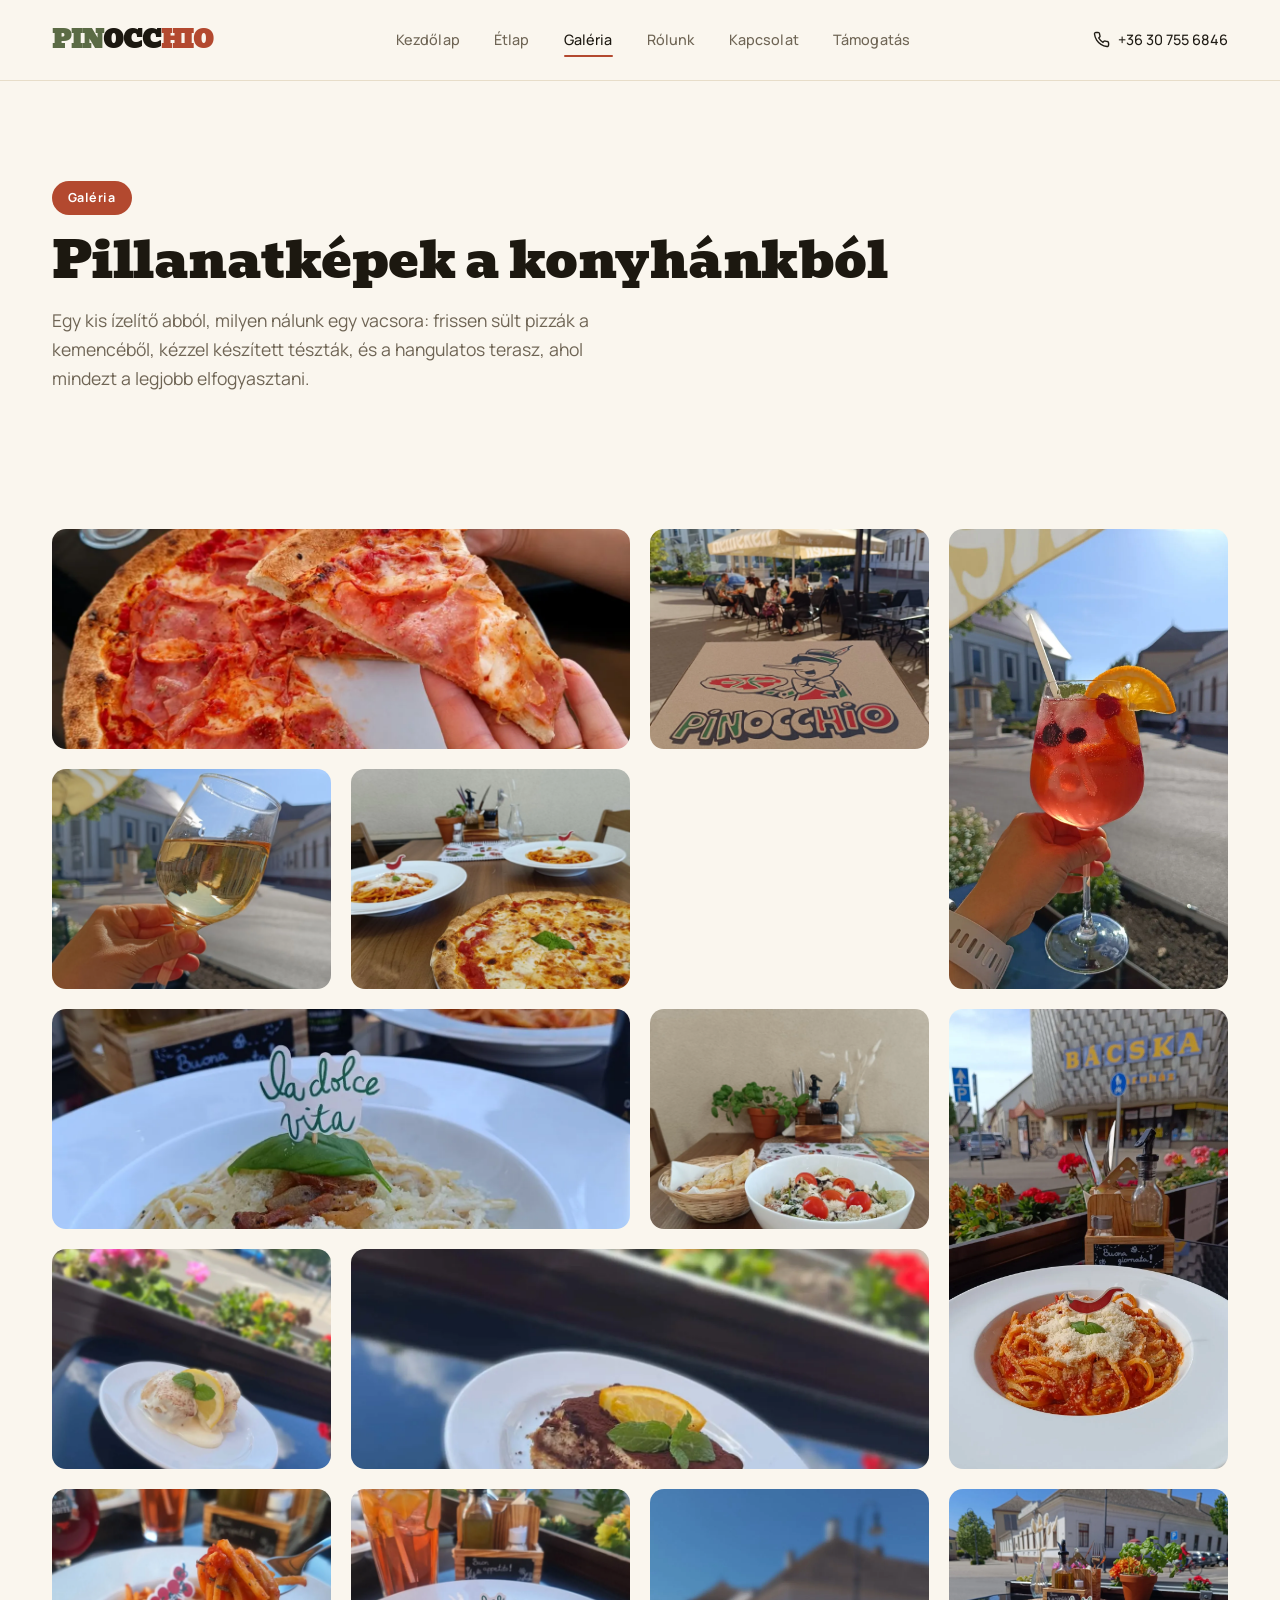
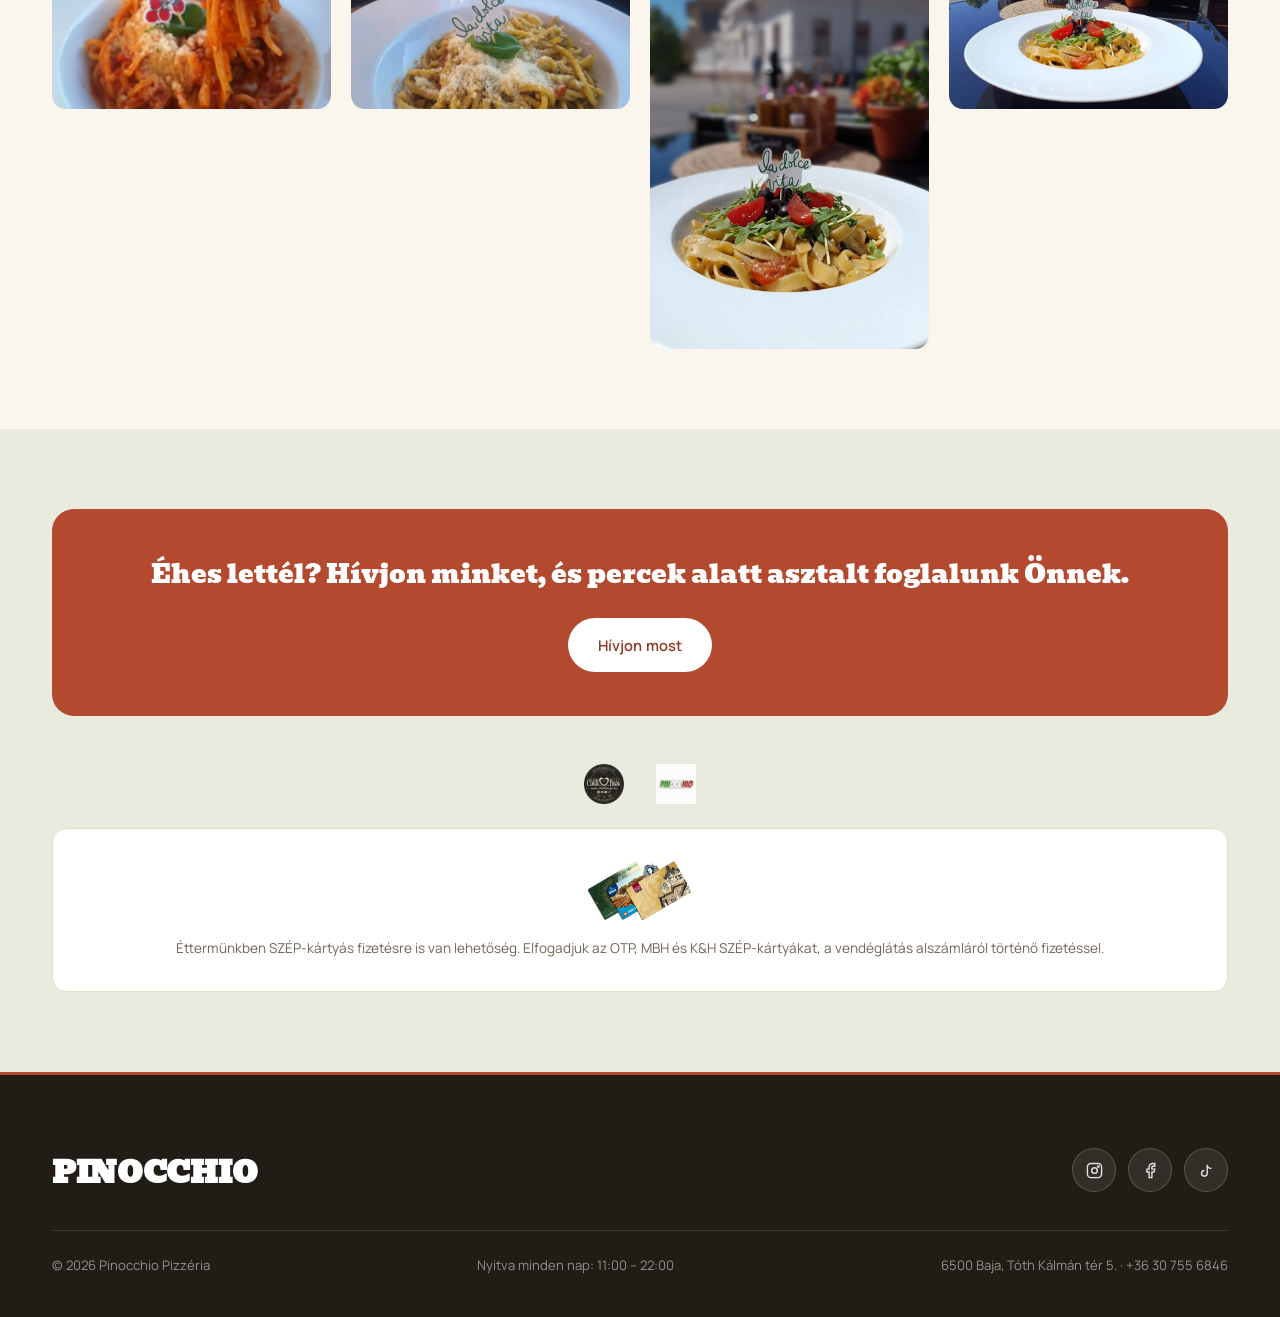
<file: galeria.html>
<!DOCTYPE html>
<html lang="hu">
<head>
  <meta charset="UTF-8">
  <meta name="viewport" content="width=device-width, initial-scale=1.0">
  <title>Galéria – Fotók Baján | Pinocchio Pizzéria</title>
  <meta name="description" content="Pillanatképek a Pinocchio Pizzéria konyhájából és teraszáról Baján - hangulat, ételek és vendégeink kedvenc pillanatai képekben.">
  <link rel="canonical" href="https://zsolaaa.github.io/pinov2/galeria.html">
  <link rel="icon" type="image/svg+xml" href="favicon.svg">

  <meta property="og:type" content="website">
  <meta property="og:locale" content="hu_HU">
  <meta property="og:site_name" content="Pinocchio Pizzéria">
  <meta property="og:url" content="https://zsolaaa.github.io/pinov2/galeria.html">
  <meta property="og:title" content="Galéria – Fotók Baján | Pinocchio Pizzéria">
  <meta property="og:description" content="Pillanatképek a Pinocchio Pizzéria konyhájából és teraszáról Baján - hangulat, ételek és vendégeink kedvenc pillanatai képekben.">
  <meta property="og:image" content="https://zsolaaa.github.io/pinov2/images/galeria-1.webp">
  <meta name="twitter:card" content="summary_large_image">
  <meta name="twitter:title" content="Galéria – Fotók Baján | Pinocchio Pizzéria">
  <meta name="twitter:description" content="Pillanatképek a Pinocchio Pizzéria konyhájából és teraszáról Baján - hangulat, ételek és vendégeink kedvenc pillanatai képekben.">
  <meta name="twitter:image" content="https://zsolaaa.github.io/pinov2/images/galeria-1.webp">

  <link rel="preconnect" href="https://fonts.googleapis.com">
  <link rel="preconnect" href="https://fonts.gstatic.com" crossorigin>
  <!-- A betűtípus-CSS nem blokkoló betöltése: preload + media=print trükk. A
       PageSpeed Insights 1730 ms renderelés-blokkolást mért mobilon, amíg ez a
       stíluslap szinkron <link rel="stylesheet">-ként töltődött. A noscript
       ág gondoskodik róla, hogy JS nélkül is alkalmazódjon a betűtípus. -->
  <link rel="preload" as="style" href="https://fonts.googleapis.com/css2?family=Bevan:ital@0;1&family=Fraunces:ital,wght@0,500;0,600;0,700;1,500&family=Manrope:wght@400;500;600;700&display=swap">
  <link rel="stylesheet" href="https://fonts.googleapis.com/css2?family=Bevan:ital@0;1&family=Fraunces:ital,wght@0,500;0,600;0,700;1,500&family=Manrope:wght@400;500;600;700&display=swap" media="print" onload="this.media=&#39;all&#39;; this.onload=null;">
  <noscript><link rel="stylesheet" href="https://fonts.googleapis.com/css2?family=Bevan:ital@0;1&family=Fraunces:ital,wght@0,500;0,600;0,700;1,500&family=Manrope:wght@400;500;600;700&display=swap"></noscript>
  <link rel="stylesheet" href="css/style.css">
</head>
<body>

  <header class="site-header">
    <div class="container header-inner">
      <a href="index.html" class="logo"><span class="logo-text"><span class="c-green">PIN</span><span class="c-ink">OCC</span><span class="c-red">HIO</span></span></a>
      <nav class="main-nav">
        <ul>
          <li><a href="index.html">Kezdőlap</a></li>
          <li><a href="etlap.html">Étlap</a></li>
          <li><a href="galeria.html" class="active">Galéria</a></li>
          <li><a href="rolunk.html">Rólunk</a></li>
          <li><a href="kapcsolat.html">Kapcsolat</a></li>
          <li><a href="tamogatas.html">Támogatás</a></li>
        </ul>
      </nav>
      <div class="header-actions">
        <a href="tel:+36307556846" class="header-phone" aria-label="Hívás: +36 30 755 6846">
          <svg viewBox="0 0 24 24" fill="none" stroke="currentColor" stroke-width="2"><path d="M22 16.92v3a2 2 0 0 1-2.18 2 19.79 19.79 0 0 1-8.63-3.07 19.5 19.5 0 0 1-6-6 19.79 19.79 0 0 1-3.07-8.67A2 2 0 0 1 4.11 2h3a2 2 0 0 1 2 1.72c.127.96.361 1.903.7 2.81a2 2 0 0 1-.45 2.11L8.09 9.91a16 16 0 0 0 6 6l1.27-1.27a2 2 0 0 1 2.11-.45c.907.339 1.85.573 2.81.7A2 2 0 0 1 22 16.92z"/></svg>
          <span class="phone-text">+36 30 755 6846</span>
        </a>
        <button class="nav-toggle" aria-label="Menü" aria-expanded="false"><span></span><span></span><span></span></button>
      </div>
    </div>
  </header>

  <section class="page-header">
    <div class="container">
      <span class="eyebrow">Galéria</span>
      <h1>Pillanatképek a konyhánkból</h1>
      <p>Egy kis ízelítő abból, milyen nálunk egy vacsora: frissen sült pizzák a kemencéből, kézzel készített tészták, és a hangulatos terasz, ahol mindezt a legjobb elfogyasztani.</p>
    </div>
  </section>

  <section class="section-tight">
    <div class="container">
      <div class="gallery-bento" data-reveal-group>
        <figure class="span-2" data-reveal><img src="images/galeria-1.webp" width="1200" height="1600" alt="Galéria fotó 1" data-ph="Galéria fotó 1"></figure>
        <figure data-reveal><img src="images/galeria-2.webp" width="1200" height="1600" alt="Galéria fotó 2" data-ph="Galéria fotó 2"></figure>
        <figure class="row-2" data-reveal><img src="images/galeria-3.webp" width="1200" height="1600" alt="Galéria fotó 3" data-ph="Galéria fotó 3"></figure>
        <figure data-reveal><img src="images/galeria-4.webp" width="1200" height="1600" alt="Galéria fotó 4" data-ph="Galéria fotó 4"></figure>
        <figure data-reveal><img src="images/galeria-5.webp" width="1200" height="1600" alt="Galéria fotó 5" data-ph="Galéria fotó 5"></figure>
        <figure class="span-2" data-reveal><img src="images/galeria-6.webp" width="1200" height="1600" alt="Galéria fotó 6" data-ph="Galéria fotó 6"></figure>
        <figure data-reveal><img src="images/galeria-7.webp" width="1200" height="1600" alt="Galéria fotó 7" data-ph="Galéria fotó 7"></figure>
        <figure class="row-2" data-reveal><img src="images/galeria-8.webp" width="1200" height="1600" alt="Galéria fotó 8" data-ph="Galéria fotó 8"></figure>
        <figure data-reveal><img src="images/galeria-9.webp" width="1200" height="1600" alt="Galéria fotó 9" data-ph="Galéria fotó 9"></figure>
        <figure class="span-2" data-reveal><img src="images/galeria-10.webp" width="1200" height="1600" alt="Galéria fotó 10" data-ph="Galéria fotó 10"></figure>
        <figure data-reveal><img src="images/galeria-11.webp" width="1200" height="1600" alt="Galéria fotó 11" data-ph="Galéria fotó 11"></figure>
        <figure data-reveal><img src="images/galeria-12.webp" width="1200" height="1600" alt="Galéria fotó 12" data-ph="Galéria fotó 12"></figure>
        <figure class="row-2" data-reveal><img src="images/galeria-13.webp" width="1200" height="1600" alt="Galéria fotó 13" data-ph="Galéria fotó 13"></figure>
        <figure data-reveal><img src="images/galeria-14.webp" width="1600" height="1200" alt="Galéria fotó 14" data-ph="Galéria fotó 14"></figure>
        <figure class="span-2" data-reveal><img src="images/galeria-15.webp" width="1200" height="1600" alt="Galéria fotó 15" data-ph="Galéria fotó 15"></figure>
      </div>
    </div>
  </section>

  <section class="section-tight section-surface" data-reveal-group>
    <div class="container">
      <div class="closing-cta">
        <p>Éhes lettél? Hívjon minket, és percek alatt asztalt foglalunk Önnek.</p>
        <a href="tel:+36307556846" class="btn">Hívjon most</a>
      </div>

      <div class="partners-strip" data-reveal>
        <img src="images/logo-chillibaja.webp" width="480" height="480" alt="Chilli Baja logó" data-ph="Chilli Baja logó">
        <img src="images/logo-pinocchio.webp" width="480" height="480" alt="Pinocchio logó" data-ph="Pinocchio logó">
      </div>

      <div class="payment-note">
        <img src="images/szep_kartyak.webp" width="700" height="401" alt="OTP, K&amp;H és MBH SZÉP kártya logók" data-ph="SZÉP kártya logók">
        <p>Éttermünkben SZÉP-kártyás fizetésre is van lehetőség. Elfogadjuk az OTP, MBH és K&amp;H SZÉP-kártyákat, a vendéglátás alszámláról történő fizetéssel.</p>
      </div>
    </div>
  </section>

  <footer class="site-footer">
    <div class="container">
      <div class="footer-grid">
        <span class="logo-text"><span class="c-green">PIN</span><span class="c-ink">OCC</span><span class="c-red">HIO</span></span>
        <div class="social-icons">
          <a href="https://www.instagram.com/pinocchio_baja/" target="_blank" rel="noopener" aria-label="Instagram"><svg width="17" height="17" viewBox="0 0 24 24" fill="none" stroke="currentColor" stroke-width="2"><rect x="2" y="2" width="20" height="20" rx="5"/><circle cx="12" cy="12" r="4"/><circle cx="17.5" cy="6.5" r="1"/></svg></a>
          <a href="https://www.facebook.com/bajapinocchio" target="_blank" rel="noopener" aria-label="Facebook"><svg width="17" height="17" viewBox="0 0 24 24" fill="none" stroke="currentColor" stroke-width="2"><path d="M18 2h-3a5 5 0 0 0-5 5v3H7v4h3v8h4v-8h3l1-4h-4V7a1 1 0 0 1 1-1h3z"/></svg></a>
          <a href="https://www.tiktok.com/@pinocchiobaja" target="_blank" rel="noopener" aria-label="TikTok"><svg width="17" height="17" viewBox="0 0 24 24" fill="none" stroke="currentColor" stroke-width="2"><path d="M9 12a4 4 0 1 0 4 4V4a5 5 0 0 0 5 5h1"/></svg></a>
        </div>
      </div>
      <div class="footer-bottom">
        <span>&copy; <span id="year"></span> Pinocchio Pizzéria</span>
        <span>Nyitva minden nap: 11:00 &ndash; 22:00</span>
        <span>6500 Baja, Tóth Kálmán tér 5. &middot; <a href="tel:+36307556846">+36 30 755 6846</a></span>
      </div>
    </div>
  </footer>

  <!-- LocalBusiness/Restaurant séma. A cím, telefon és nyitvatartás szó szerint
       azonos mind a 6 oldalon, ezért minden oldalra felkerül - nem csak a
       főoldalra -, hogy önmagában is helyesen leírja magát a keresőknek. -->
  <script type="application/ld+json">
  {
    "@context": "https://schema.org",
    "@type": "Restaurant",
    "name": "Pinocchio Pizzéria",
    "image": "https://zsolaaa.github.io/pinov2/images/hero-pizza.webp",
    "url": "https://zsolaaa.github.io/pinov2/galeria.html",
    "telephone": "+36307556846",
    "priceRange": "250-3990 Ft",
    "servesCuisine": ["Italian", "Pizza"],
    "menu": "https://zsolaaa.github.io/pinov2/etlap.html",
    "address": {
      "@type": "PostalAddress",
      "streetAddress": "Tóth Kálmán tér 5.",
      "addressLocality": "Baja",
      "postalCode": "6500",
      "addressCountry": "HU"
    },
    "openingHoursSpecification": {
      "@type": "OpeningHoursSpecification",
      "dayOfWeek": ["Monday", "Tuesday", "Wednesday", "Thursday", "Friday", "Saturday", "Sunday"],
      "opens": "11:00",
      "closes": "22:00"
    },
    "sameAs": [
      "https://www.instagram.com/pinocchio_baja/",
      "https://www.facebook.com/bajapinocchio",
      "https://www.tiktok.com/@pinocchiobaja"
    ]
  }
  </script>

  <script src="js/script.js"></script>
  <script>document.getElementById('year').textContent = new Date().getFullYear();</script>
</body>
</html>
</file>
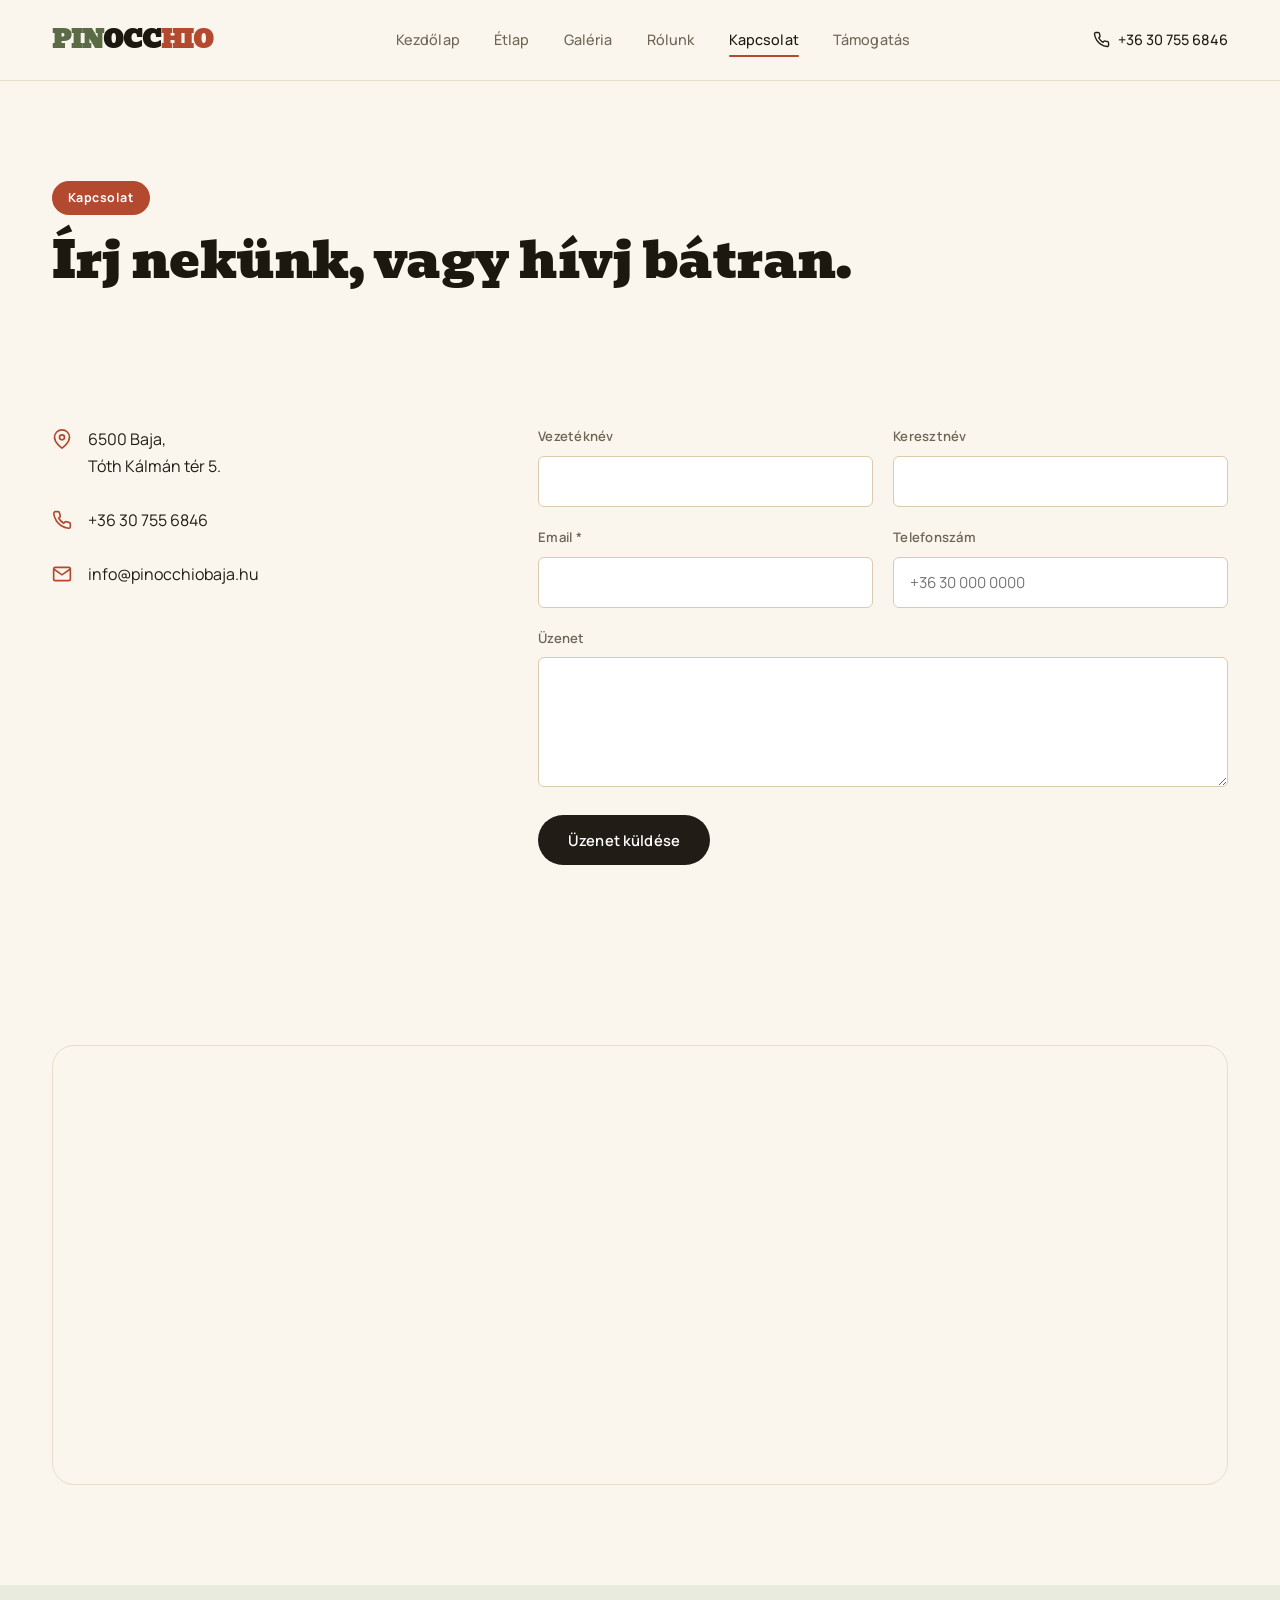
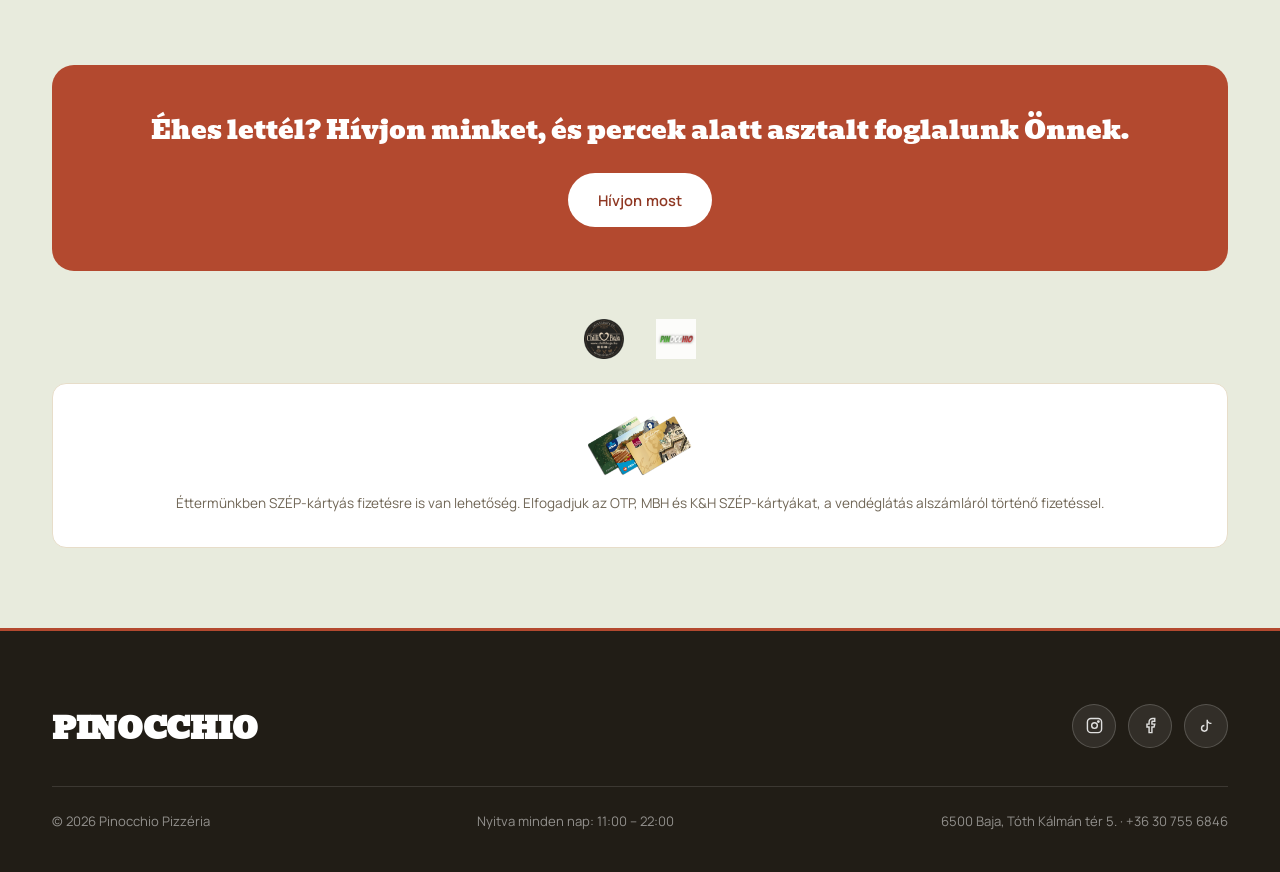
<file: kapcsolat.html>
<!DOCTYPE html>
<html lang="hu">
<head>
  <meta charset="UTF-8">
  <meta name="viewport" content="width=device-width, initial-scale=1.0">
  <title>Kapcsolat – Baja, Tóth Kálmán tér | Pinocchio Pizzéria</title>
  <meta name="description" content="Hívj minket, vagy írj üzenetet - a Pinocchio Pizzéria elérhetőségei, nyitvatartása és címe Baján, a Tóth Kálmán téren.">
  <link rel="canonical" href="https://zsolaaa.github.io/pinov2/kapcsolat.html">
  <link rel="icon" type="image/svg+xml" href="favicon.svg">

  <meta property="og:type" content="website">
  <meta property="og:locale" content="hu_HU">
  <meta property="og:site_name" content="Pinocchio Pizzéria">
  <meta property="og:url" content="https://zsolaaa.github.io/pinov2/kapcsolat.html">
  <meta property="og:title" content="Kapcsolat – Baja, Tóth Kálmán tér | Pinocchio Pizzéria">
  <meta property="og:description" content="Hívj minket, vagy írj üzenetet - a Pinocchio Pizzéria elérhetőségei, nyitvatartása és címe Baján, a Tóth Kálmán téren.">
  <meta property="og:image" content="https://zsolaaa.github.io/pinov2/images/asztal-etel.webp">
  <meta name="twitter:card" content="summary_large_image">
  <meta name="twitter:title" content="Kapcsolat – Baja, Tóth Kálmán tér | Pinocchio Pizzéria">
  <meta name="twitter:description" content="Hívj minket, vagy írj üzenetet - a Pinocchio Pizzéria elérhetőségei, nyitvatartása és címe Baján, a Tóth Kálmán téren.">
  <meta name="twitter:image" content="https://zsolaaa.github.io/pinov2/images/asztal-etel.webp">

  <link rel="preconnect" href="https://fonts.googleapis.com">
  <link rel="preconnect" href="https://fonts.gstatic.com" crossorigin>
  <!-- A betűtípus-CSS nem blokkoló betöltése: preload + media=print trükk. A
       PageSpeed Insights 1730 ms renderelés-blokkolást mért mobilon, amíg ez a
       stíluslap szinkron <link rel="stylesheet">-ként töltődött. A noscript
       ág gondoskodik róla, hogy JS nélkül is alkalmazódjon a betűtípus. -->
  <link rel="preload" as="style" href="https://fonts.googleapis.com/css2?family=Bevan:ital@0;1&family=Fraunces:ital,wght@0,500;0,600;0,700;1,500&family=Manrope:wght@400;500;600;700&display=swap">
  <link rel="stylesheet" href="https://fonts.googleapis.com/css2?family=Bevan:ital@0;1&family=Fraunces:ital,wght@0,500;0,600;0,700;1,500&family=Manrope:wght@400;500;600;700&display=swap" media="print" onload="this.media=&#39;all&#39;; this.onload=null;">
  <noscript><link rel="stylesheet" href="https://fonts.googleapis.com/css2?family=Bevan:ital@0;1&family=Fraunces:ital,wght@0,500;0,600;0,700;1,500&family=Manrope:wght@400;500;600;700&display=swap"></noscript>
  <link rel="stylesheet" href="css/style.css">
</head>
<body>

  <header class="site-header">
    <div class="container header-inner">
      <a href="index.html" class="logo"><span class="logo-text"><span class="c-green">PIN</span><span class="c-ink">OCC</span><span class="c-red">HIO</span></span></a>
      <nav class="main-nav">
        <ul>
          <li><a href="index.html">Kezdőlap</a></li>
          <li><a href="etlap.html">Étlap</a></li>
          <li><a href="galeria.html">Galéria</a></li>
          <li><a href="rolunk.html">Rólunk</a></li>
          <li><a href="kapcsolat.html" class="active">Kapcsolat</a></li>
          <li><a href="tamogatas.html">Támogatás</a></li>
        </ul>
      </nav>
      <div class="header-actions">
        <a href="tel:+36307556846" class="header-phone" aria-label="Hívás: +36 30 755 6846">
          <svg viewBox="0 0 24 24" fill="none" stroke="currentColor" stroke-width="2"><path d="M22 16.92v3a2 2 0 0 1-2.18 2 19.79 19.79 0 0 1-8.63-3.07 19.5 19.5 0 0 1-6-6 19.79 19.79 0 0 1-3.07-8.67A2 2 0 0 1 4.11 2h3a2 2 0 0 1 2 1.72c.127.96.361 1.903.7 2.81a2 2 0 0 1-.45 2.11L8.09 9.91a16 16 0 0 0 6 6l1.27-1.27a2 2 0 0 1 2.11-.45c.907.339 1.85.573 2.81.7A2 2 0 0 1 22 16.92z"/></svg>
          <span class="phone-text">+36 30 755 6846</span>
        </a>
        <button class="nav-toggle" aria-label="Menü" aria-expanded="false"><span></span><span></span><span></span></button>
      </div>
    </div>
  </header>

  <section class="page-header">
    <div class="container">
      <span class="eyebrow">Kapcsolat</span>
      <h1>Írj nekünk, vagy hívj bátran.</h1>
    </div>
  </section>

  <section class="section-tight" data-reveal-group>
    <div class="container contact-grid">
      <div data-reveal>
        <div class="contact-info-item">
          <svg viewBox="0 0 24 24" fill="none" stroke="currentColor" stroke-width="2"><path d="M21 10c0 7-9 13-9 13s-9-6-9-13a9 9 0 0 1 18 0z"/><circle cx="12" cy="10" r="3"/></svg>
          <div>6500 Baja,<br>Tóth Kálmán tér 5.</div>
        </div>
        <div class="contact-info-item">
          <svg viewBox="0 0 24 24" fill="none" stroke="currentColor" stroke-width="2"><path d="M22 16.92v3a2 2 0 0 1-2.18 2 19.79 19.79 0 0 1-8.63-3.07 19.5 19.5 0 0 1-6-6 19.79 19.79 0 0 1-3.07-8.67A2 2 0 0 1 4.11 2h3a2 2 0 0 1 2 1.72c.127.96.361 1.903.7 2.81a2 2 0 0 1-.45 2.11L8.09 9.91a16 16 0 0 0 6 6l1.27-1.27a2 2 0 0 1 2.11-.45c.907.339 1.85.573 2.81.7A2 2 0 0 1 22 16.92z"/></svg>
          <div>+36 30 755 6846</div>
        </div>
        <div class="contact-info-item">
          <svg viewBox="0 0 24 24" fill="none" stroke="currentColor" stroke-width="2"><path d="M22 6l-10 7L2 6"/><rect x="2" y="4" width="20" height="16" rx="2"/></svg>
          <div>info@pinocchiobaja.hu</div>
        </div>
      </div>

      <form data-reveal id="contact-form" novalidate>
        <div class="form-row">
          <div class="form-group">
            <label for="lastname">Vezetéknév</label>
            <input type="text" id="lastname" name="lastname" autocomplete="family-name">
          </div>
          <div class="form-group">
            <label for="firstname">Keresztnév</label>
            <input type="text" id="firstname" name="firstname" autocomplete="given-name">
          </div>
        </div>
        <div class="form-row">
          <div class="form-group">
            <label for="email">Email *</label>
            <input type="email" id="email" name="email" required autocomplete="email" aria-describedby="email-error">
            <p class="form-error" id="email-error" role="alert" hidden>Adjon meg egy érvényes email címet — pl. nev@pelda.hu</p>
          </div>
          <div class="form-group">
            <label for="phone">Telefonszám</label>
            <input type="tel" id="phone" name="phone" autocomplete="tel" placeholder="+36 30 000 0000">
          </div>
        </div>
        <div class="form-group">
          <label for="message">Üzenet</label>
          <textarea id="message" name="message"></textarea>
        </div>
        <button type="submit" class="btn">Üzenet küldése</button>
      </form>

      <div class="form-success" id="form-success" role="status" tabindex="-1" hidden>
        <p><strong>Köszönjük az üzenetét!</strong> Hamarosan felvesszük Önnel a kapcsolatot. Sürgős esetben inkább hívjon minket a <a href="tel:+36307556846">+36 30 755 6846</a> számon.</p>
        <button type="button" class="btn btn-outline" id="form-reset-btn">Új üzenet küldése</button>
      </div>
    </div>
  </section>

  <section class="container">
    <div class="map-embed" data-reveal>
      <iframe
        src="https://www.google.com/maps?q=6500+Baja,+T%C3%B3th+K%C3%A1lm%C3%A1n+t%C3%A9r+5&output=embed"
        allowfullscreen loading="lazy" referrerpolicy="no-referrer-when-downgrade"
        title="Pinocchio Pizzéria térkép"></iframe>
    </div>
  </section>

  <section class="section-tight section-surface" style="margin-top:100px;" data-reveal-group>
    <div class="container">
      <div class="closing-cta">
        <p>Éhes lettél? Hívjon minket, és percek alatt asztalt foglalunk Önnek.</p>
        <a href="tel:+36307556846" class="btn">Hívjon most</a>
      </div>

      <div class="partners-strip" data-reveal>
        <img src="images/logo-chillibaja.webp" width="480" height="480" alt="Chilli Baja logó" data-ph="Chilli Baja logó">
        <img src="images/logo-pinocchio.webp" width="480" height="480" alt="Pinocchio logó" data-ph="Pinocchio logó">
      </div>

      <div class="payment-note">
        <img src="images/szep_kartyak.webp" width="700" height="401" alt="OTP, K&amp;H és MBH SZÉP kártya logók" data-ph="SZÉP kártya logók">
        <p>Éttermünkben SZÉP-kártyás fizetésre is van lehetőség. Elfogadjuk az OTP, MBH és K&amp;H SZÉP-kártyákat, a vendéglátás alszámláról történő fizetéssel.</p>
      </div>
    </div>
  </section>

  <footer class="site-footer">
    <div class="container">
      <div class="footer-grid">
        <span class="logo-text"><span class="c-green">PIN</span><span class="c-ink">OCC</span><span class="c-red">HIO</span></span>
        <div class="social-icons">
          <a href="https://www.instagram.com/pinocchio_baja/" target="_blank" rel="noopener" aria-label="Instagram"><svg width="17" height="17" viewBox="0 0 24 24" fill="none" stroke="currentColor" stroke-width="2"><rect x="2" y="2" width="20" height="20" rx="5"/><circle cx="12" cy="12" r="4"/><circle cx="17.5" cy="6.5" r="1"/></svg></a>
          <a href="https://www.facebook.com/bajapinocchio" target="_blank" rel="noopener" aria-label="Facebook"><svg width="17" height="17" viewBox="0 0 24 24" fill="none" stroke="currentColor" stroke-width="2"><path d="M18 2h-3a5 5 0 0 0-5 5v3H7v4h3v8h4v-8h3l1-4h-4V7a1 1 0 0 1 1-1h3z"/></svg></a>
          <a href="https://www.tiktok.com/@pinocchiobaja" target="_blank" rel="noopener" aria-label="TikTok"><svg width="17" height="17" viewBox="0 0 24 24" fill="none" stroke="currentColor" stroke-width="2"><path d="M9 12a4 4 0 1 0 4 4V4a5 5 0 0 0 5 5h1"/></svg></a>
        </div>
      </div>
      <div class="footer-bottom">
        <span>&copy; <span id="year"></span> Pinocchio Pizzéria</span>
        <span>Nyitva minden nap: 11:00 &ndash; 22:00</span>
        <span>6500 Baja, Tóth Kálmán tér 5. &middot; <a href="tel:+36307556846">+36 30 755 6846</a></span>
      </div>
    </div>
  </footer>

  <!-- LocalBusiness/Restaurant séma. A cím, telefon és nyitvatartás szó szerint
       azonos mind a 6 oldalon, ezért minden oldalra felkerül - nem csak a
       főoldalra -, hogy önmagában is helyesen leírja magát a keresőknek. -->
  <script type="application/ld+json">
  {
    "@context": "https://schema.org",
    "@type": "Restaurant",
    "name": "Pinocchio Pizzéria",
    "image": "https://zsolaaa.github.io/pinov2/images/hero-pizza.webp",
    "url": "https://zsolaaa.github.io/pinov2/kapcsolat.html",
    "telephone": "+36307556846",
    "priceRange": "250-3990 Ft",
    "servesCuisine": ["Italian", "Pizza"],
    "menu": "https://zsolaaa.github.io/pinov2/etlap.html",
    "address": {
      "@type": "PostalAddress",
      "streetAddress": "Tóth Kálmán tér 5.",
      "addressLocality": "Baja",
      "postalCode": "6500",
      "addressCountry": "HU"
    },
    "openingHoursSpecification": {
      "@type": "OpeningHoursSpecification",
      "dayOfWeek": ["Monday", "Tuesday", "Wednesday", "Thursday", "Friday", "Saturday", "Sunday"],
      "opens": "11:00",
      "closes": "22:00"
    },
    "sameAs": [
      "https://www.instagram.com/pinocchio_baja/",
      "https://www.facebook.com/bajapinocchio",
      "https://www.tiktok.com/@pinocchiobaja"
    ]
  }
  </script>

  <script src="js/script.js"></script>
  <script>document.getElementById('year').textContent = new Date().getFullYear();</script>
</body>
</html>
</file>
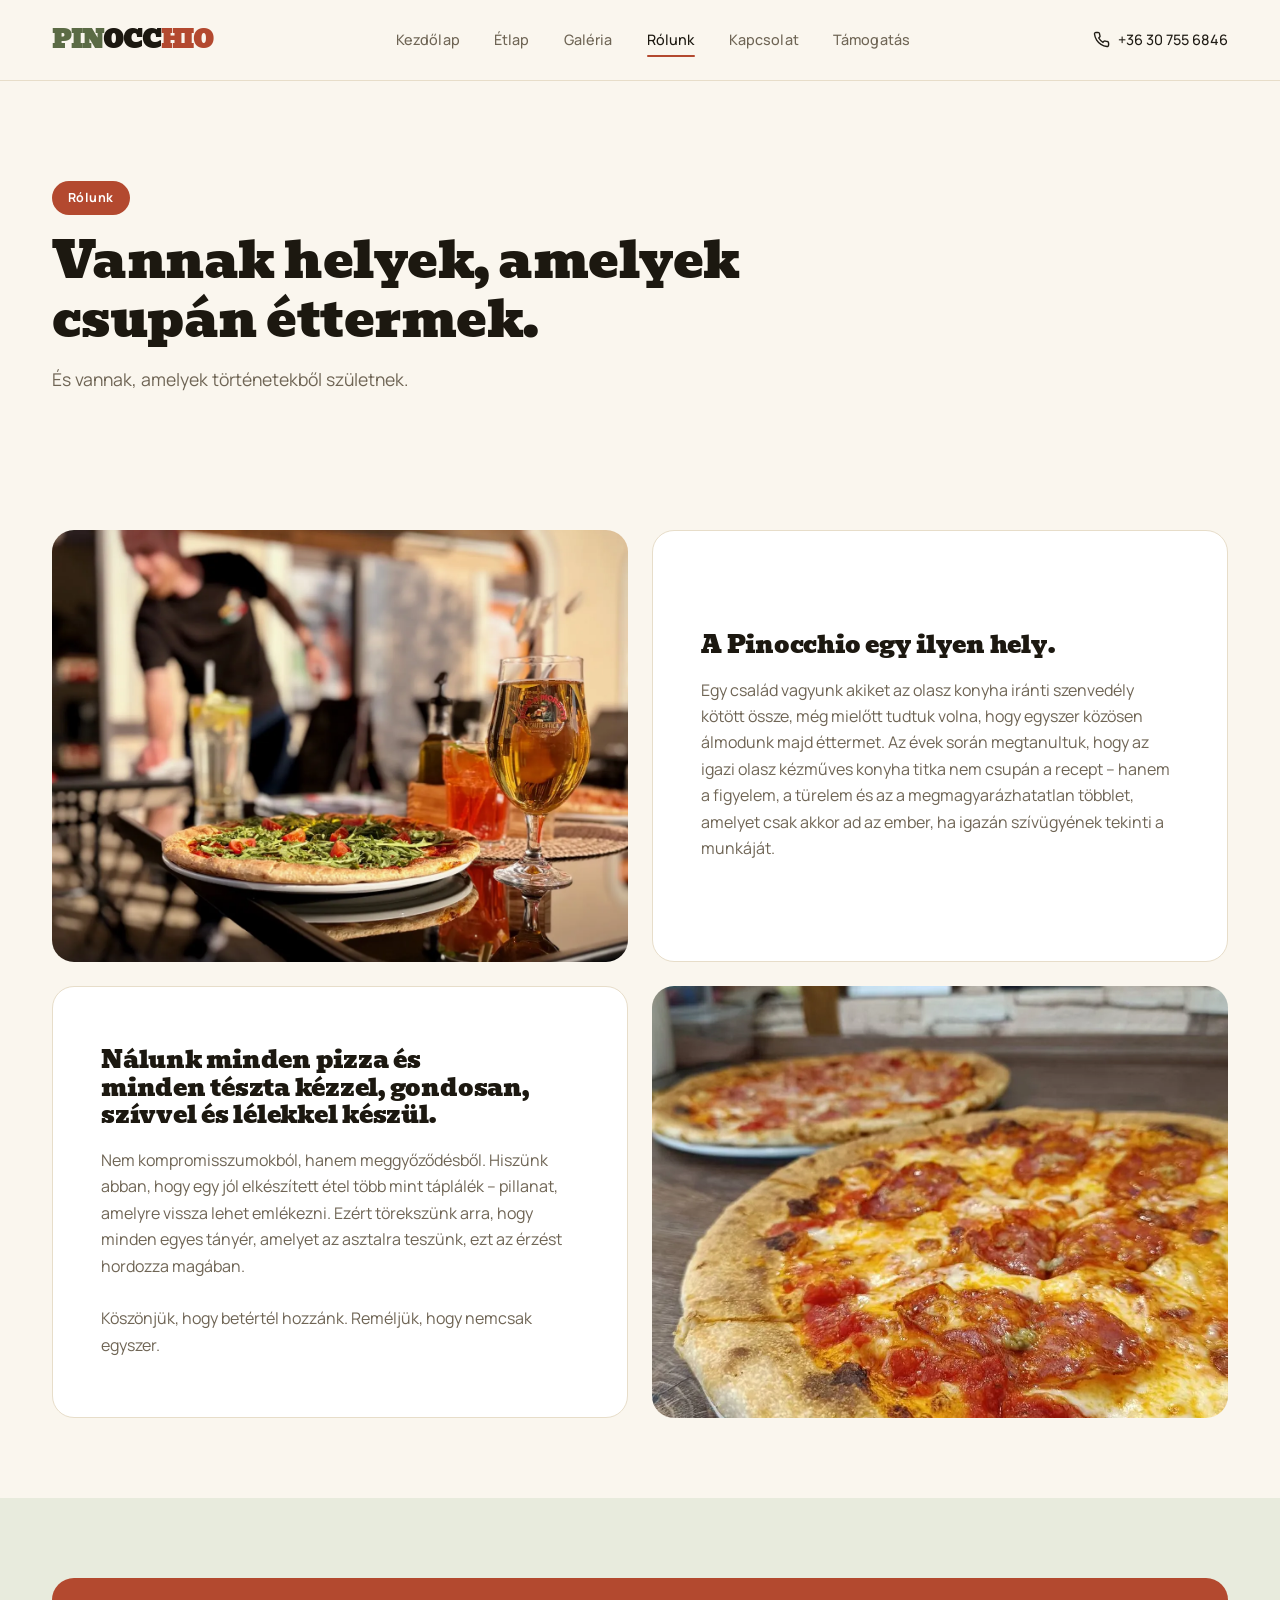
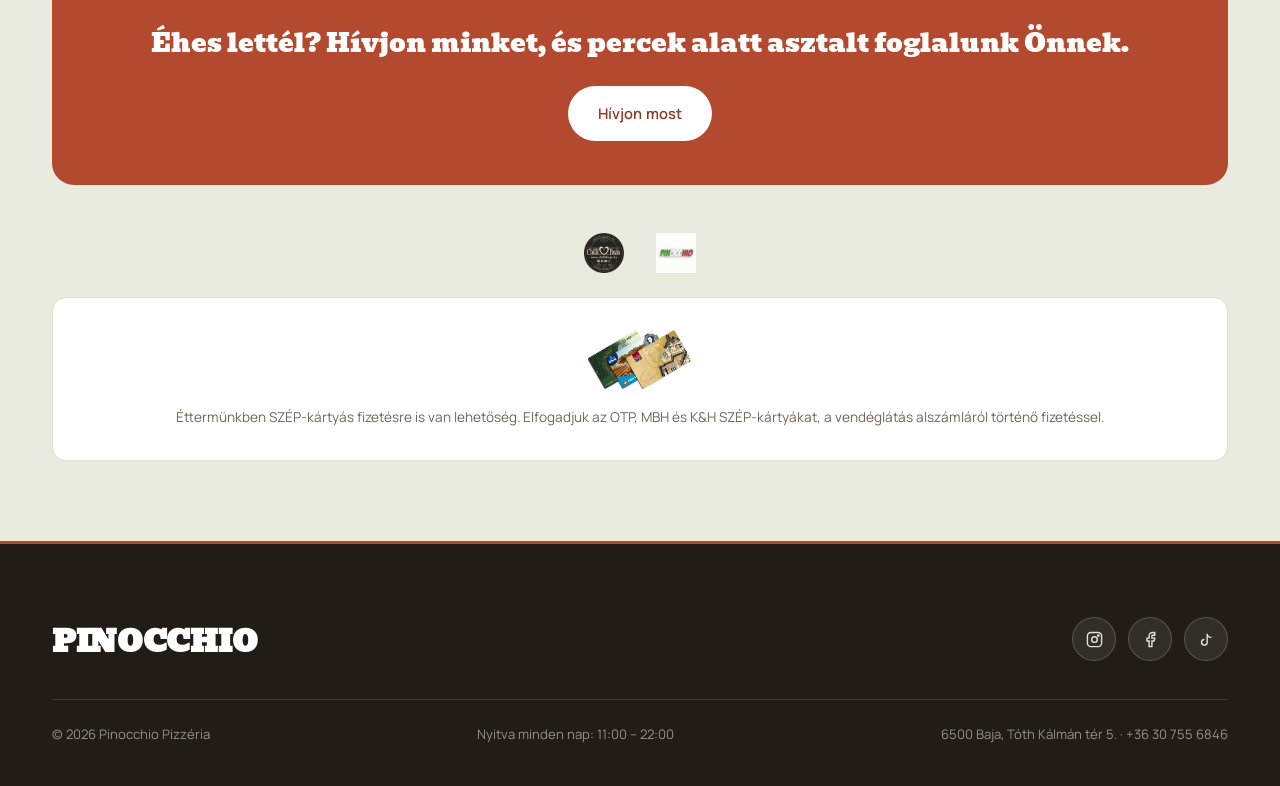
<file: rolunk.html>
<!DOCTYPE html>
<html lang="hu">
<head>
  <meta charset="UTF-8">
  <meta name="viewport" content="width=device-width, initial-scale=1.0">
  <title>Rólunk – Olasz pizzéria Baján | Pinocchio Pizzéria</title>
  <meta name="description" content="Ismerd meg a Pinocchio Pizzériát: eredeti toszkán receptek, hosszú kelesztésű tészta és valódi olasz ízek Baján.">
  <link rel="canonical" href="https://zsolaaa.github.io/pinov2/rolunk.html">
  <link rel="icon" type="image/svg+xml" href="favicon.svg">

  <meta property="og:type" content="website">
  <meta property="og:locale" content="hu_HU">
  <meta property="og:site_name" content="Pinocchio Pizzéria">
  <meta property="og:url" content="https://zsolaaa.github.io/pinov2/rolunk.html">
  <meta property="og:title" content="Rólunk – Olasz pizzéria Baján | Pinocchio Pizzéria">
  <meta property="og:description" content="Ismerd meg a Pinocchio Pizzériát: eredeti toszkán receptek, hosszú kelesztésű tészta és valódi olasz ízek Baján.">
  <meta property="og:image" content="https://zsolaaa.github.io/pinov2/images/rolunk.webp">
  <meta name="twitter:card" content="summary_large_image">
  <meta name="twitter:title" content="Rólunk – Olasz pizzéria Baján | Pinocchio Pizzéria">
  <meta name="twitter:description" content="Ismerd meg a Pinocchio Pizzériát: eredeti toszkán receptek, hosszú kelesztésű tészta és valódi olasz ízek Baján.">
  <meta name="twitter:image" content="https://zsolaaa.github.io/pinov2/images/rolunk.webp">

  <link rel="preconnect" href="https://fonts.googleapis.com">
  <link rel="preconnect" href="https://fonts.gstatic.com" crossorigin>
  <!-- A betűtípus-CSS nem blokkoló betöltése: preload + media=print trükk. A
       PageSpeed Insights 1730 ms renderelés-blokkolást mért mobilon, amíg ez a
       stíluslap szinkron <link rel="stylesheet">-ként töltődött. A noscript
       ág gondoskodik róla, hogy JS nélkül is alkalmazódjon a betűtípus. -->
  <link rel="preload" as="style" href="https://fonts.googleapis.com/css2?family=Bevan:ital@0;1&family=Fraunces:ital,wght@0,500;0,600;0,700;1,500&family=Manrope:wght@400;500;600;700&display=swap">
  <link rel="stylesheet" href="https://fonts.googleapis.com/css2?family=Bevan:ital@0;1&family=Fraunces:ital,wght@0,500;0,600;0,700;1,500&family=Manrope:wght@400;500;600;700&display=swap" media="print" onload="this.media=&#39;all&#39;; this.onload=null;">
  <noscript><link rel="stylesheet" href="https://fonts.googleapis.com/css2?family=Bevan:ital@0;1&family=Fraunces:ital,wght@0,500;0,600;0,700;1,500&family=Manrope:wght@400;500;600;700&display=swap"></noscript>
  <link rel="stylesheet" href="css/style.css">
</head>
<body>

  <header class="site-header">
    <div class="container header-inner">
      <a href="index.html" class="logo"><span class="logo-text"><span class="c-green">PIN</span><span class="c-ink">OCC</span><span class="c-red">HIO</span></span></a>
      <nav class="main-nav">
        <ul>
          <li><a href="index.html">Kezdőlap</a></li>
          <li><a href="etlap.html">Étlap</a></li>
          <li><a href="galeria.html">Galéria</a></li>
          <li><a href="rolunk.html" class="active">Rólunk</a></li>
          <li><a href="kapcsolat.html">Kapcsolat</a></li>
          <li><a href="tamogatas.html">Támogatás</a></li>
        </ul>
      </nav>
      <div class="header-actions">
        <a href="tel:+36307556846" class="header-phone" aria-label="Hívás: +36 30 755 6846">
          <svg viewBox="0 0 24 24" fill="none" stroke="currentColor" stroke-width="2"><path d="M22 16.92v3a2 2 0 0 1-2.18 2 19.79 19.79 0 0 1-8.63-3.07 19.5 19.5 0 0 1-6-6 19.79 19.79 0 0 1-3.07-8.67A2 2 0 0 1 4.11 2h3a2 2 0 0 1 2 1.72c.127.96.361 1.903.7 2.81a2 2 0 0 1-.45 2.11L8.09 9.91a16 16 0 0 0 6 6l1.27-1.27a2 2 0 0 1 2.11-.45c.907.339 1.85.573 2.81.7A2 2 0 0 1 22 16.92z"/></svg>
          <span class="phone-text">+36 30 755 6846</span>
        </a>
        <button class="nav-toggle" aria-label="Menü" aria-expanded="false"><span></span><span></span><span></span></button>
      </div>
    </div>
  </header>

  <section class="page-header">
    <div class="container">
      <span class="eyebrow">Rólunk</span>
      <h1>Vannak helyek, amelyek csupán éttermek.</h1>
      <p>És vannak, amelyek történetekből születnek.</p>
    </div>
  </section>

  <section class="section-tight" data-reveal-group>
    <div class="container about-grid">
      <div class="about-cell" data-reveal>
        <img src="images/rolunk.webp" width="1354" height="1805" alt="Terasz a Pinocchio előtt, friss pizzával és Birra Moretti-vel" data-ph="Fotó: terasz, pizza és sör">
      </div>
      <div class="about-cell text-cell" data-reveal>
        <h3>A Pinocchio egy ilyen hely.</h3>
        <p>Egy család vagyunk akiket az olasz konyha iránti szenvedély kötött össze, még mielőtt tudtuk volna, hogy egyszer közösen álmodunk majd éttermet. Az évek során megtanultuk, hogy az igazi olasz kézműves konyha titka nem csupán a recept – hanem a figyelem, a türelem és az a megmagyarázhatatlan többlet, amelyet csak akkor ad az ember, ha igazán szívügyének tekinti a munkáját.</p>
      </div>
      <div class="about-cell text-cell" data-reveal>
        <h3>Nálunk minden pizza és minden tészta kézzel, gondosan, szívvel és lélekkel készül.</h3>
        <p>Nem kompromisszumokból, hanem meggyőződésből. Hiszünk abban, hogy egy jól elkészített étel több mint táplálék – pillanat, amelyre vissza lehet emlékezni. Ezért törekszünk arra, hogy minden egyes tányér, amelyet az asztalra teszünk, ezt az érzést hordozza magában.<br><br>Köszönjük, hogy betértél hozzánk. Reméljük, hogy nemcsak egyszer.</p>
      </div>
      <div class="about-cell" data-reveal>
        <img src="images/rolunk-pizza.webp" width="900" height="1200" alt="Kemencében sült pizza dobozban" data-ph="Fotó: kemencében sült pizza dobozban">
      </div>
    </div>
  </section>

  <section class="section-tight section-surface" data-reveal-group>
    <div class="container">
      <div class="closing-cta">
        <p>Éhes lettél? Hívjon minket, és percek alatt asztalt foglalunk Önnek.</p>
        <a href="tel:+36307556846" class="btn">Hívjon most</a>
      </div>

      <div class="partners-strip" data-reveal>
        <img src="images/logo-chillibaja.webp" width="480" height="480" alt="Chilli Baja logó" data-ph="Chilli Baja logó">
        <img src="images/logo-pinocchio.webp" width="480" height="480" alt="Pinocchio logó" data-ph="Pinocchio logó">
      </div>

      <div class="payment-note">
        <img src="images/szep_kartyak.webp" width="700" height="401" alt="OTP, K&amp;H és MBH SZÉP kártya logók" data-ph="SZÉP kártya logók">
        <p>Éttermünkben SZÉP-kártyás fizetésre is van lehetőség. Elfogadjuk az OTP, MBH és K&amp;H SZÉP-kártyákat, a vendéglátás alszámláról történő fizetéssel.</p>
      </div>
    </div>
  </section>

  <footer class="site-footer">
    <div class="container">
      <div class="footer-grid">
        <span class="logo-text"><span class="c-green">PIN</span><span class="c-ink">OCC</span><span class="c-red">HIO</span></span>
        <div class="social-icons">
          <a href="https://www.instagram.com/pinocchio_baja/" target="_blank" rel="noopener" aria-label="Instagram"><svg width="17" height="17" viewBox="0 0 24 24" fill="none" stroke="currentColor" stroke-width="2"><rect x="2" y="2" width="20" height="20" rx="5"/><circle cx="12" cy="12" r="4"/><circle cx="17.5" cy="6.5" r="1"/></svg></a>
          <a href="https://www.facebook.com/bajapinocchio" target="_blank" rel="noopener" aria-label="Facebook"><svg width="17" height="17" viewBox="0 0 24 24" fill="none" stroke="currentColor" stroke-width="2"><path d="M18 2h-3a5 5 0 0 0-5 5v3H7v4h3v8h4v-8h3l1-4h-4V7a1 1 0 0 1 1-1h3z"/></svg></a>
          <a href="https://www.tiktok.com/@pinocchiobaja" target="_blank" rel="noopener" aria-label="TikTok"><svg width="17" height="17" viewBox="0 0 24 24" fill="none" stroke="currentColor" stroke-width="2"><path d="M9 12a4 4 0 1 0 4 4V4a5 5 0 0 0 5 5h1"/></svg></a>
        </div>
      </div>
      <div class="footer-bottom">
        <span>&copy; <span id="year"></span> Pinocchio Pizzéria</span>
        <span>Nyitva minden nap: 11:00 &ndash; 22:00</span>
        <span>6500 Baja, Tóth Kálmán tér 5. &middot; <a href="tel:+36307556846">+36 30 755 6846</a></span>
      </div>
    </div>
  </footer>

  <!-- LocalBusiness/Restaurant séma. A cím, telefon és nyitvatartás szó szerint
       azonos mind a 6 oldalon, ezért minden oldalra felkerül - nem csak a
       főoldalra -, hogy önmagában is helyesen leírja magát a keresőknek. -->
  <script type="application/ld+json">
  {
    "@context": "https://schema.org",
    "@type": "Restaurant",
    "name": "Pinocchio Pizzéria",
    "image": "https://zsolaaa.github.io/pinov2/images/hero-pizza.webp",
    "url": "https://zsolaaa.github.io/pinov2/rolunk.html",
    "telephone": "+36307556846",
    "priceRange": "250-3990 Ft",
    "servesCuisine": ["Italian", "Pizza"],
    "menu": "https://zsolaaa.github.io/pinov2/etlap.html",
    "address": {
      "@type": "PostalAddress",
      "streetAddress": "Tóth Kálmán tér 5.",
      "addressLocality": "Baja",
      "postalCode": "6500",
      "addressCountry": "HU"
    },
    "openingHoursSpecification": {
      "@type": "OpeningHoursSpecification",
      "dayOfWeek": ["Monday", "Tuesday", "Wednesday", "Thursday", "Friday", "Saturday", "Sunday"],
      "opens": "11:00",
      "closes": "22:00"
    },
    "sameAs": [
      "https://www.instagram.com/pinocchio_baja/",
      "https://www.facebook.com/bajapinocchio",
      "https://www.tiktok.com/@pinocchiobaja"
    ]
  }
  </script>

  <script src="js/script.js"></script>
  <script>document.getElementById('year').textContent = new Date().getFullYear();</script>
</body>
</html>
</file>
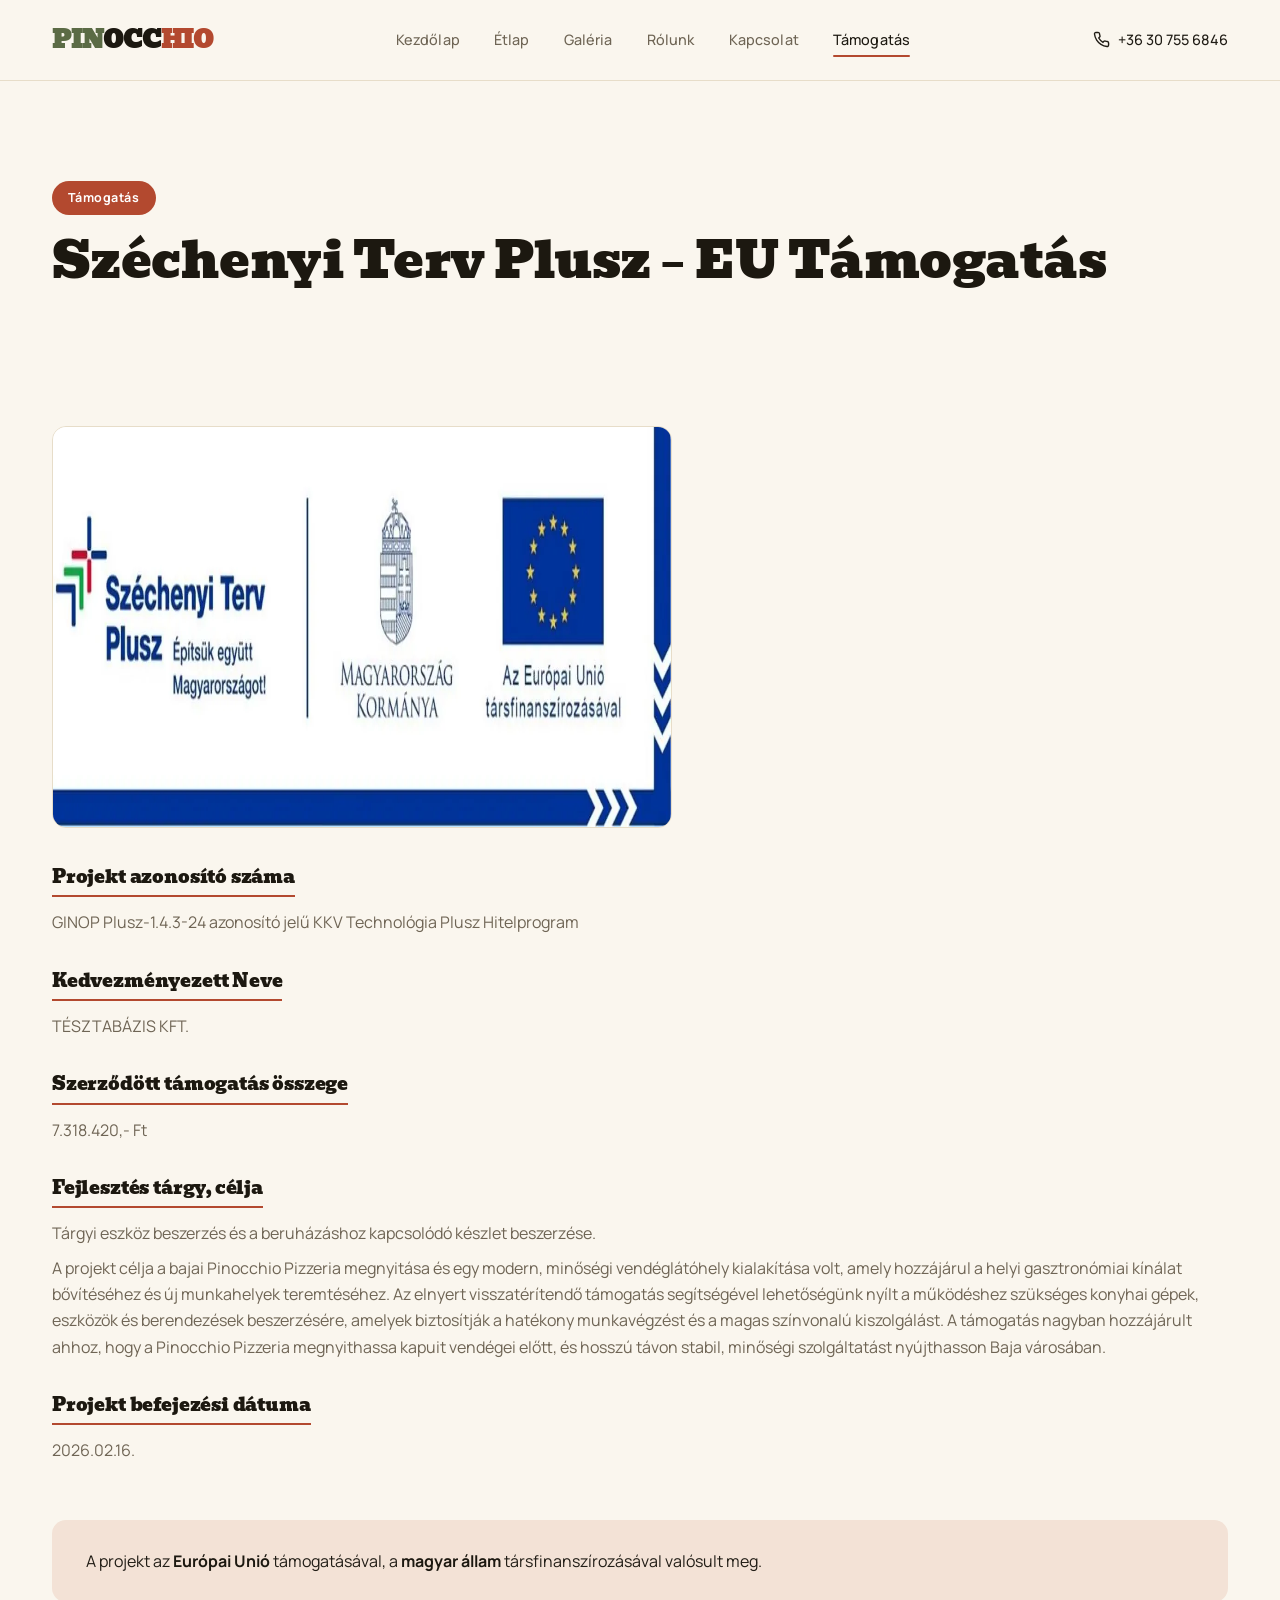
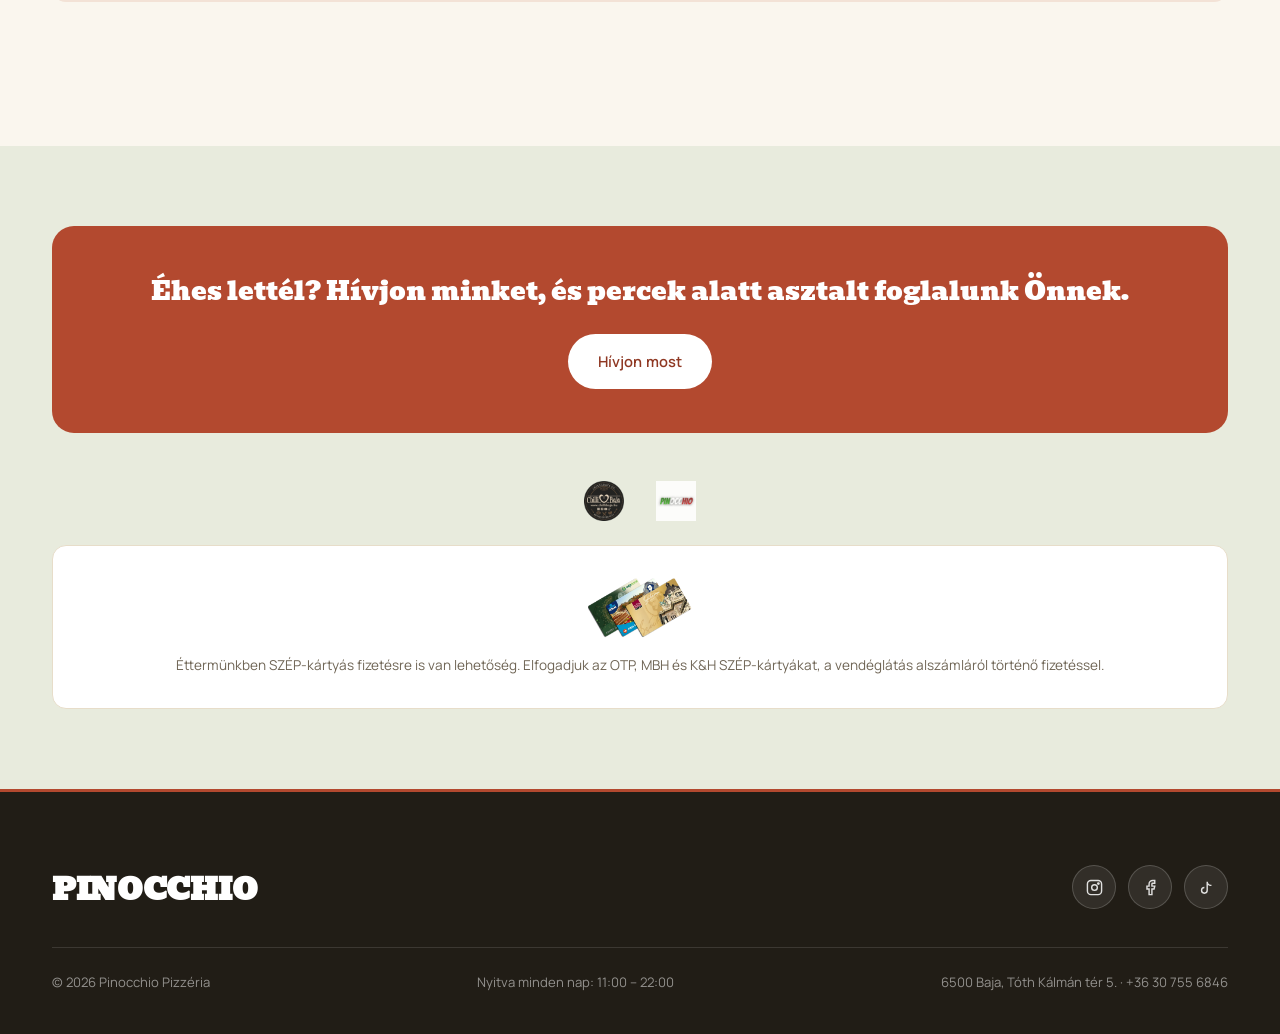
<file: tamogatas.html>
<!DOCTYPE html>
<html lang="hu">
<head>
  <meta charset="UTF-8">
  <meta name="viewport" content="width=device-width, initial-scale=1.0">
  <title>Támogatás – Széchenyi Terv Plusz | Pinocchio Pizzéria</title>
  <meta name="description" content="A Pinocchio Pizzéria fejlesztését a Széchenyi Terv Plusz és az Európai Unió támogatja - részletek a projektről és a támogatásról.">
  <link rel="canonical" href="https://zsolaaa.github.io/pinov2/tamogatas.html">
  <link rel="icon" type="image/svg+xml" href="favicon.svg">

  <meta property="og:type" content="website">
  <meta property="og:locale" content="hu_HU">
  <meta property="og:site_name" content="Pinocchio Pizzéria">
  <meta property="og:url" content="https://zsolaaa.github.io/pinov2/tamogatas.html">
  <meta property="og:title" content="Támogatás – Széchenyi Terv Plusz | Pinocchio Pizzéria">
  <meta property="og:description" content="A Pinocchio Pizzéria fejlesztését a Széchenyi Terv Plusz és az Európai Unió támogatja - részletek a projektről és a támogatásról.">
  <meta property="og:image" content="https://zsolaaa.github.io/pinov2/images/hero-pizza.webp">
  <meta name="twitter:card" content="summary_large_image">
  <meta name="twitter:title" content="Támogatás – Széchenyi Terv Plusz | Pinocchio Pizzéria">
  <meta name="twitter:description" content="A Pinocchio Pizzéria fejlesztését a Széchenyi Terv Plusz és az Európai Unió támogatja - részletek a projektről és a támogatásról.">
  <meta name="twitter:image" content="https://zsolaaa.github.io/pinov2/images/hero-pizza.webp">

  <link rel="preconnect" href="https://fonts.googleapis.com">
  <link rel="preconnect" href="https://fonts.gstatic.com" crossorigin>
  <!-- A betűtípus-CSS nem blokkoló betöltése: preload + media=print trükk. A
       PageSpeed Insights 1730 ms renderelés-blokkolást mért mobilon, amíg ez a
       stíluslap szinkron <link rel="stylesheet">-ként töltődött. A noscript
       ág gondoskodik róla, hogy JS nélkül is alkalmazódjon a betűtípus. -->
  <link rel="preload" as="style" href="https://fonts.googleapis.com/css2?family=Bevan:ital@0;1&family=Fraunces:ital,wght@0,500;0,600;0,700;1,500&family=Manrope:wght@400;500;600;700&display=swap">
  <link rel="stylesheet" href="https://fonts.googleapis.com/css2?family=Bevan:ital@0;1&family=Fraunces:ital,wght@0,500;0,600;0,700;1,500&family=Manrope:wght@400;500;600;700&display=swap" media="print" onload="this.media=&#39;all&#39;; this.onload=null;">
  <noscript><link rel="stylesheet" href="https://fonts.googleapis.com/css2?family=Bevan:ital@0;1&family=Fraunces:ital,wght@0,500;0,600;0,700;1,500&family=Manrope:wght@400;500;600;700&display=swap"></noscript>
  <link rel="stylesheet" href="css/style.css">
</head>
<body>

  <header class="site-header">
    <div class="container header-inner">
      <a href="index.html" class="logo"><span class="logo-text"><span class="c-green">PIN</span><span class="c-ink">OCC</span><span class="c-red">HIO</span></span></a>
      <nav class="main-nav">
        <ul>
          <li><a href="index.html">Kezdőlap</a></li>
          <li><a href="etlap.html">Étlap</a></li>
          <li><a href="galeria.html">Galéria</a></li>
          <li><a href="rolunk.html">Rólunk</a></li>
          <li><a href="kapcsolat.html">Kapcsolat</a></li>
          <li><a href="tamogatas.html" class="active">Támogatás</a></li>
        </ul>
      </nav>
      <div class="header-actions">
        <a href="tel:+36307556846" class="header-phone" aria-label="Hívás: +36 30 755 6846">
          <svg viewBox="0 0 24 24" fill="none" stroke="currentColor" stroke-width="2"><path d="M22 16.92v3a2 2 0 0 1-2.18 2 19.79 19.79 0 0 1-8.63-3.07 19.5 19.5 0 0 1-6-6 19.79 19.79 0 0 1-3.07-8.67A2 2 0 0 1 4.11 2h3a2 2 0 0 1 2 1.72c.127.96.361 1.903.7 2.81a2 2 0 0 1-.45 2.11L8.09 9.91a16 16 0 0 0 6 6l1.27-1.27a2 2 0 0 1 2.11-.45c.907.339 1.85.573 2.81.7A2 2 0 0 1 22 16.92z"/></svg>
          <span class="phone-text">+36 30 755 6846</span>
        </a>
        <button class="nav-toggle" aria-label="Menü" aria-expanded="false"><span></span><span></span><span></span></button>
      </div>
    </div>
  </header>

  <section class="page-header">
    <div class="container">
      <span class="eyebrow">Támogatás</span>
      <h1>Széchenyi Terv Plusz – EU Támogatás</h1>
    </div>
  </section>

  <section class="section-tight" data-reveal-group>
    <div class="container">
      <div class="support-banner" data-reveal>
        <img src="images/szechenyi-terv-plusz.webp" width="1339" height="400" alt="Széchenyi Terv Plusz, Magyarország Kormánya, Európai Unió" data-ph="Széchenyi Terv Plusz sáv">
      </div>

      <div class="support-list" data-reveal>
        <div class="support-item">
          <h3>Projekt azonosító száma</h3>
          <p>GINOP Plusz-1.4.3-24 azonosító jelű KKV Technológia Plusz Hitelprogram</p>
        </div>
        <div class="support-item">
          <h3>Kedvezményezett Neve</h3>
          <p>TÉSZTABÁZIS KFT.</p>
        </div>
        <div class="support-item">
          <h3>Szerződött támogatás összege</h3>
          <p>7.318.420,- Ft</p>
        </div>
        <div class="support-item">
          <h3>Fejlesztés tárgy, célja</h3>
          <p>Tárgyi eszköz beszerzés és a beruházáshoz kapcsolódó készlet beszerzése.</p>
          <p>A projekt célja a bajai Pinocchio Pizzeria megnyitása és egy modern, minőségi vendéglátóhely kialakítása volt, amely hozzájárul a helyi gasztronómiai kínálat bővítéséhez és új munkahelyek teremtéséhez. Az elnyert visszatérítendő támogatás segítségével lehetőségünk nyílt a működéshez szükséges konyhai gépek, eszközök és berendezések beszerzésére, amelyek biztosítják a hatékony munkavégzést és a magas színvonalú kiszolgálást. A támogatás nagyban hozzájárult ahhoz, hogy a Pinocchio Pizzeria megnyithassa kapuit vendégei előtt, és hosszú távon stabil, minőségi szolgáltatást nyújthasson Baja városában.</p>
        </div>
        <div class="support-item">
          <h3>Projekt befejezési dátuma</h3>
          <p>2026.02.16.</p>
        </div>
      </div>

      <div class="support-highlight" data-reveal>
        <p>A projekt az <strong>Európai Unió</strong> támogatásával, a <strong>magyar állam</strong> társfinanszírozásával valósult meg.</p>
      </div>
    </div>
  </section>

  <section class="section-tight section-surface" data-reveal-group>
    <div class="container">
      <div class="closing-cta">
        <p>Éhes lettél? Hívjon minket, és percek alatt asztalt foglalunk Önnek.</p>
        <a href="tel:+36307556846" class="btn">Hívjon most</a>
      </div>

      <div class="partners-strip" data-reveal>
        <img src="images/logo-chillibaja.webp" width="480" height="480" alt="Chilli Baja logó" data-ph="Chilli Baja logó">
        <img src="images/logo-pinocchio.webp" width="480" height="480" alt="Pinocchio logó" data-ph="Pinocchio logó">
      </div>

      <div class="payment-note">
        <img src="images/szep_kartyak.webp" width="700" height="401" alt="OTP, K&amp;H és MBH SZÉP kártya logók" data-ph="SZÉP kártya logók">
        <p>Éttermünkben SZÉP-kártyás fizetésre is van lehetőség. Elfogadjuk az OTP, MBH és K&amp;H SZÉP-kártyákat, a vendéglátás alszámláról történő fizetéssel.</p>
      </div>
    </div>
  </section>

  <footer class="site-footer">
    <div class="container">
      <div class="footer-grid">
        <span class="logo-text"><span class="c-green">PIN</span><span class="c-ink">OCC</span><span class="c-red">HIO</span></span>
        <div class="social-icons">
          <a href="https://www.instagram.com/pinocchio_baja/" target="_blank" rel="noopener" aria-label="Instagram"><svg width="17" height="17" viewBox="0 0 24 24" fill="none" stroke="currentColor" stroke-width="2"><rect x="2" y="2" width="20" height="20" rx="5"/><circle cx="12" cy="12" r="4"/><circle cx="17.5" cy="6.5" r="1"/></svg></a>
          <a href="https://www.facebook.com/bajapinocchio" target="_blank" rel="noopener" aria-label="Facebook"><svg width="17" height="17" viewBox="0 0 24 24" fill="none" stroke="currentColor" stroke-width="2"><path d="M18 2h-3a5 5 0 0 0-5 5v3H7v4h3v8h4v-8h3l1-4h-4V7a1 1 0 0 1 1-1h3z"/></svg></a>
          <a href="https://www.tiktok.com/@pinocchiobaja" target="_blank" rel="noopener" aria-label="TikTok"><svg width="17" height="17" viewBox="0 0 24 24" fill="none" stroke="currentColor" stroke-width="2"><path d="M9 12a4 4 0 1 0 4 4V4a5 5 0 0 0 5 5h1"/></svg></a>
        </div>
      </div>
      <div class="footer-bottom">
        <span>&copy; <span id="year"></span> Pinocchio Pizzéria</span>
        <span>Nyitva minden nap: 11:00 &ndash; 22:00</span>
        <span>6500 Baja, Tóth Kálmán tér 5. &middot; <a href="tel:+36307556846">+36 30 755 6846</a></span>
      </div>
    </div>
  </footer>

  <!-- LocalBusiness/Restaurant séma. A cím, telefon és nyitvatartás szó szerint
       azonos mind a 6 oldalon, ezért minden oldalra felkerül - nem csak a
       főoldalra -, hogy önmagában is helyesen leírja magát a keresőknek. -->
  <script type="application/ld+json">
  {
    "@context": "https://schema.org",
    "@type": "Restaurant",
    "name": "Pinocchio Pizzéria",
    "image": "https://zsolaaa.github.io/pinov2/images/hero-pizza.webp",
    "url": "https://zsolaaa.github.io/pinov2/tamogatas.html",
    "telephone": "+36307556846",
    "priceRange": "250-3990 Ft",
    "servesCuisine": ["Italian", "Pizza"],
    "menu": "https://zsolaaa.github.io/pinov2/etlap.html",
    "address": {
      "@type": "PostalAddress",
      "streetAddress": "Tóth Kálmán tér 5.",
      "addressLocality": "Baja",
      "postalCode": "6500",
      "addressCountry": "HU"
    },
    "openingHoursSpecification": {
      "@type": "OpeningHoursSpecification",
      "dayOfWeek": ["Monday", "Tuesday", "Wednesday", "Thursday", "Friday", "Saturday", "Sunday"],
      "opens": "11:00",
      "closes": "22:00"
    },
    "sameAs": [
      "https://www.instagram.com/pinocchio_baja/",
      "https://www.facebook.com/bajapinocchio",
      "https://www.tiktok.com/@pinocchiobaja"
    ]
  }
  </script>

  <script src="js/script.js"></script>
  <script>document.getElementById('year').textContent = new Date().getFullYear();</script>
</body>
</html>
</file>
<file: css/style.css>
/* ===========================================================
   Pinocchio Pizzéria — REDESIGN (premium minimal / bento)
   Meleg olasz hangulat, de modern minimalista, prémium nyelven:
   sok levegő, egyetlen magabiztos terrakotta akcentus, finom
   hajszálvonalak dekoráció helyett, bento-jellegű kártyák.
   Mozgás: közepes intenzitás - staggered scroll-reveal + finom
   hero parallax, de mindig 300ms alatti UI-mikroanimációkkal.
   =========================================================== */

:root {
  --color-bg: #faf6ee;
  --color-surface: #ffffff;
  --color-ink: #211d16;
  --color-heading: #1c1810;
  --color-text-soft: #6f6555;
  --color-text-faint: #7a6e56;

  --color-accent: #b3492f;
  --color-accent-dark: #8f3823;
  --color-accent-soft: #f3e2d6;
  --color-olive: #5b6b45;
  --color-olive-soft: #e8ebdd;

  --color-line: #e7ddc9;
  --color-line-strong: #d9cbac;
  --color-white: #ffffff;

  --color-status-open: #7fce6d;
  --color-status-closed: #e4a24c;

  --font-display: "Bevan", "Fraunces", "Georgia", serif;
  --font-body: "Manrope", "Segoe UI", sans-serif;

  --container-width: 1240px;
  --radius-sm: 6px;
  --radius-md: 14px;
  --radius-lg: 22px;

  --ease-out: cubic-bezier(0.23, 1, 0.32, 1);
  --ease-in-out: cubic-bezier(0.77, 0, 0.175, 1);
  --dur-fast: 160ms;
  --dur-base: 220ms;
  --dur-reveal: 600ms;
}

* { margin: 0; padding: 0; box-sizing: border-box; }
html { scroll-behavior: smooth; }

@media (prefers-reduced-motion: reduce) {
  html { scroll-behavior: auto; }
  * { animation-duration: 0.01ms !important; transition-duration: 0.01ms !important; }
}

body {
  font-family: var(--font-body);
  background: var(--color-bg);
  color: var(--color-ink);
  line-height: 1.65;
  font-size: 16px;
  -webkit-font-smoothing: antialiased;
}

img { max-width: 100%; display: block; }
a { color: inherit; text-decoration: none; }
ul { list-style: none; }
button { font-family: inherit; cursor: pointer; border: none; background: none; }

.container {
  width: 100%;
  max-width: var(--container-width);
  margin-inline: auto;
  padding-inline: 32px;
}

h1, h2, h3, h4 {
  font-family: var(--font-display);
  color: var(--color-heading);
  /* Bevan ships one weight (400) - the slab strokes carry the weight
     themselves, so headings ask for 400 everywhere rather than a
     synthetic/faux-bold from requesting a weight the face doesn't have. */
  font-weight: 400;
  line-height: 1.15;
  letter-spacing: -0.01em;
  text-wrap: balance;
}

/* Tömör jelvény a ritkított nagybetűs "kicker" helyett - /impeccable bolder,
   playful energy irány. Elhagyja az AI-sablon kicker-mintát, és mellékesen
   robusztusabban old meg minden hero/fotó-fölötti kontraszt-kérdést is,
   mint egy csak-szöveg megoldás, mert nem függ az alatta lévő háttértől. */
.eyebrow {
  display: inline-flex;
  align-items: center;
  padding: 7px 16px;
  border-radius: 999px;
  background: var(--color-accent);
  color: var(--color-white);
  font-weight: 700;
  font-size: 0.78rem;
  letter-spacing: 0.04em;
}

.eyebrow::before {
  display: none;
}

/* ---------- Gombok ---------- */
.btn {
  display: inline-flex;
  align-items: center;
  gap: 10px;
  padding: 15px 30px;
  background: var(--color-ink);
  color: var(--color-white);
  font-family: var(--font-body);
  font-weight: 600;
  font-size: 0.92rem;
  letter-spacing: 0.01em;
  border-radius: 999px;
  transition: transform var(--dur-fast) var(--ease-out),
              background var(--dur-base) var(--ease-out),
              box-shadow var(--dur-base) var(--ease-out);
}

.btn:hover {
  background: var(--color-accent);
  box-shadow: 0 10px 26px rgba(179, 73, 47, 0.28);
  transform: translateY(-2px);
}

.btn:active { transform: scale(0.97) translateY(0); transition-duration: var(--dur-fast); }

.btn-outline {
  background: transparent;
  color: var(--color-ink);
  border: 1px solid var(--color-line-strong);
}

.btn-outline:hover { background: var(--color-ink); color: var(--color-white); box-shadow: none; }

/* ---------- Fejléc ---------- */
.site-header {
  position: sticky;
  top: 0;
  z-index: 100;
  background: rgba(250, 246, 238, 0.88);
  backdrop-filter: blur(10px);
  border-bottom: 1px solid var(--color-line);
}

.header-inner {
  display: flex;
  align-items: center;
  justify-content: space-between;
  padding-block: 20px;
  gap: 24px;
}

.logo-text {
  font-family: var(--font-display);
  font-weight: 700;
  font-size: 1.5rem;
  letter-spacing: -0.01em;
}

.logo .c-green { color: var(--color-olive); }
.logo .c-ink { color: var(--color-heading); }
.logo .c-red { color: var(--color-accent); }

.header-phone {
  display: flex;
  align-items: center;
  gap: 8px;
  padding: 11px 10px;
  margin: -11px -10px;
  min-height: 44px;
  font-size: 0.9rem;
  font-weight: 500;
  white-space: nowrap;
  transition: color var(--dur-base) var(--ease-out);
}

.header-phone:hover { color: var(--color-accent); }
.header-phone svg { width: 17px; height: 17px; flex-shrink: 0; }

.main-nav ul { display: flex; gap: 6px; }

.main-nav a {
  position: relative;
  display: inline-block;
  font-size: 0.9rem;
  font-weight: 500;
  letter-spacing: 0.01em;
  padding: 8px 14px;
  color: var(--color-text-soft);
  transition: color var(--dur-base) var(--ease-out);
}

.main-nav a::after {
  content: "";
  position: absolute;
  left: 14px;
  right: 14px;
  bottom: 3px;
  height: 2px;
  background: var(--color-accent);
  border-radius: 999px;
  transform: scaleX(0);
  transform-origin: center;
  transition: transform var(--dur-base) var(--ease-out);
}

.main-nav a:hover,
.main-nav a.active { color: var(--color-heading); }
.main-nav a:hover::after,
.main-nav a.active::after { transform: scaleX(1); }

.header-actions { display: flex; align-items: center; gap: 22px; }

.nav-toggle {
  /* appearance:auto a natív OS gomb-widgetet használta, ami elnyomta a
     gyerek span-ek CSS transformját (a hamburger sosem animálódott X-é). */
  appearance: none;
  display: none;
  flex-direction: column;
  justify-content: center;
  align-items: center;
  gap: 5px;
  width: 44px;
  height: 44px;
  margin: -11px -8px;
}
.nav-toggle span { width: 24px; }
.nav-toggle span {
  height: 2px;
  background: var(--color-heading);
  border-radius: 999px;
  transition: transform var(--dur-base) var(--ease-out), opacity var(--dur-base) var(--ease-out);
}

/* Hamburger -> X: a menü nyitott/zárt állapota eddig semmilyen vizuális
   visszajelzést nem adott az ikonon magán, csak a lenyíló panel jelezte. */
.nav-toggle.open span:nth-child(1) { transform: translateY(7px) rotate(45deg); }
.nav-toggle.open span:nth-child(2) { opacity: 0; }
.nav-toggle.open span:nth-child(3) { transform: translateY(-7px) rotate(-45deg); }

/* ---------- Hero ---------- */
.hero {
  position: relative;
  /* svh (small viewport height) a vh helyett: Android Chrome-on a vh a
     legnagyobb magassághoz igazodik, így görgetéskor a címsor ki/be úszásakor
     a hero folyamatosan átméreteződött - ez látszott villogásnak/akadásnak.
     Az svh a legkisebb (címsor látható) magassághoz köt, ezért görgetéskor
     stabil marad, nem méreteződik át. A vh sor fallback régi böngészőkre. */
  min-height: 88vh;
  min-height: 88svh;
  display: flex;
  align-items: flex-end;
  overflow: hidden;
  background: var(--color-ink);
}

.hero-bg-wrap {
  position: absolute;
  inset: 0;
  overflow: hidden;
}

.hero-bg-img {
  position: absolute;
  inset: -6% -6%;
  /* A globális `img { max-width: 100% }` reset felülírta ezt 112%-ról
     100%-ra, ezért a bal -6% eltolás mellett a kép jobb széle 6%-kal
     rövidebb lett a konténernél - sötét rés látszott ki alóla széles
     nézeteken. max-width/max-height: none oldja fel a korlátot itt. */
  width: 112%;
  height: 112%;
  max-width: none;
  max-height: none;
  object-fit: cover;
  object-position: 50% 58%;
  /* Saját, állandó GPU-kompozit rétegre emeljük a képet, hogy a görgetéses
     parallax alatt ne rajzolja újra a böngésző - e nélkül a nagy hero-fotó
     minden scroll-frame-nél villant/ugrált egyes GPU-kon. A translate3d(0,0,0)
     már betöltéskor promótálja a réteget (nem csak az első scroll-kor), a
     backface-visibility: hidden pedig kiszűri a sub-pixel újrarajzolást. */
  transform: translate3d(0, 0, 0);
  backface-visibility: hidden;
  -webkit-backface-visibility: hidden;
  will-change: transform;
}

/* Mobilon/érintős eszközön nincs parallax (lásd script.js), ezért a nagy
   képet nem tartjuk feleslegesen külön GPU-rétegen - a will-change memóriát
   foglalna és hozzájárulna a görgetési akadáshoz. A kép statikusan stabil. */
@media (max-width: 900px), (pointer: coarse) {
  .hero-bg-img { will-change: auto; }
}

/* Hero háttérvideó: csak asztali, egérrel navigáló, mozgást toleráló
   látogatóknak (lásd script.js) - a statikus kép marad alul, a videó
   fölé úszik be, mihelyt lejátszásra kész. Ha bármi okból nem indul el
   (lassú hálózat, autoplay-tiltás), a kép változatlanul látszik alatta -
   nincs üres/törött állapot. */
.hero-bg-video {
  opacity: 0;
  transition: opacity 500ms var(--ease-out);
}
.hero-bg-video.is-visible { opacity: 1; }

.hero::after {
  content: "";
  position: absolute;
  inset: 0;
  background: linear-gradient(0deg, rgba(15, 10, 6, 0.9) 0%, rgba(15, 10, 6, 0.55) 42%, rgba(15, 10, 6, 0.22) 75%, rgba(15, 10, 6, 0.12) 100%);
}

.hero-content {
  position: relative;
  z-index: 2;
  color: var(--color-white);
  padding: 0 0 100px;
  max-width: 780px;
}

/* A h1 kimarad az egységes blokk-animációból: a cím szavanként, saját
   lépcsőzéssel jelenik meg (lásd .hero-word lentebb), nem egy blokként. */
.hero-content > *:not(h1) {
  animation: hero-rise 700ms var(--ease-out) both;
}
.hero-content .hero-status { animation-delay: 0ms; }
.hero-content .eyebrow { animation-delay: 80ms; }
.hero-content p { animation-delay: 380ms; }
.hero-content .hero-actions { animation-delay: 480ms; }

@keyframes hero-rise {
  from { opacity: 0; transform: translateY(16px); }
  to { opacity: 1; transform: translateY(0); }
}

/* Szavankénti hero-cím beúszás: minden szó külön inline-block span-ként
   kap egy rövid késleltetést, hogy a cím lépcsőzve, szavanként jelenjen
   meg betöltéskor - ne egyben ugorjon be, mint egy tömb. A szavak közti
   szóköz szöveges csomópont marad (nem span), így a sortörés a normál
   szóköz-szabályok szerint természetesen viselkedik. */
.hero-word {
  display: inline-block;
  animation: hero-rise 700ms var(--ease-out) both;
}
.hero-word:nth-child(1) { animation-delay: 160ms; }
.hero-word:nth-child(2) { animation-delay: 220ms; }
.hero-word:nth-child(3) { animation-delay: 280ms; }

.hero-status {
  display: inline-flex;
  align-items: center;
  gap: 9px;
  margin-bottom: 20px;
  padding: 7px 16px 7px 12px;
  border-radius: 999px;
  background: rgba(20, 14, 8, 0.45);
  border: 1px solid rgba(255, 255, 255, 0.3);
  font-size: 0.85rem;
  font-weight: 600;
  color: var(--color-white);
}

.hero-status-dot {
  width: 8px;
  height: 8px;
  border-radius: 50%;
  background: var(--color-status-open);
  box-shadow: 0 0 0 3px rgba(127, 206, 109, 0.28);
  flex-shrink: 0;
}

.hero-status.is-closed .hero-status-dot {
  background: var(--color-status-closed);
  box-shadow: 0 0 0 3px rgba(228, 162, 76, 0.28);
}

/* Az eyebrow most egy tömör, átlátszatlan jelvény (lásd fentebb), ezért nem
   függ többé attól, mi van a fotón mögötte - nincs szükség külön szín-
   trükkre a hero fölött. */
.hero .eyebrow {
  margin-bottom: 20px;
}

.hero h1 {
  color: var(--color-white);
  font-weight: 400;
  font-size: clamp(3rem, 9vw, 6rem);
  margin-bottom: 20px;
  text-shadow: 0 3px 18px rgba(0, 0, 0, 0.4);
}

.hero p {
  font-size: 1.1rem;
  color: rgba(255,255,255,0.82);
  max-width: 520px;
  text-shadow: 0 2px 12px rgba(0, 0, 0, 0.35);
  margin-bottom: 6px;
}

.hero-actions {
  display: flex;
  flex-wrap: wrap;
  gap: 14px;
  margin-top: 30px;
}

.btn-ghost-light {
  background: transparent;
  color: var(--color-white);
  border: 1px solid rgba(255, 255, 255, 0.5);
}

.btn-ghost-light:hover {
  background: var(--color-white);
  color: var(--color-ink);
  box-shadow: none;
}

.funding-banner {
  position: absolute;
  top: 28px;
  right: 32px;
  z-index: 2;
  display: block;
  background: rgba(255,255,255,0.94);
  padding: 10px 20px;
  border-radius: 999px;
  box-shadow: 0 8px 20px rgba(33, 29, 22, 0.22);
  transition: transform var(--dur-base) var(--ease-out), box-shadow var(--dur-base) var(--ease-out);
}

@media (hover: hover) and (pointer: fine) {
  .funding-banner:hover {
    transform: translateY(-2px);
    box-shadow: 0 12px 28px rgba(33, 29, 22, 0.28);
  }
}

.funding-banner:active { transform: scale(0.97); }

/* ---------- Szekció ---------- */
.section { padding: 140px 0; }
.section-tight { padding: 80px 0; }
.section-surface { background: var(--color-olive-soft); }

.section-head {
  max-width: 640px;
  margin-bottom: 56px;
}

.section-head h2 { font-size: clamp(1.9rem, 3vw, 2.6rem); margin-top: 14px; }
.section-head p { color: var(--color-text-soft); margin-top: 14px; font-size: 1.05rem; }

/* ---------- Scroll reveal ---------- */
[data-reveal] {
  opacity: 0;
  transform: translateY(24px);
  transition: opacity var(--dur-reveal) var(--ease-out),
              transform var(--dur-reveal) var(--ease-out);
  transition-delay: calc(var(--i, 0) * 60ms);
}

[data-reveal].is-visible { opacity: 1; transform: translateY(0); }

/* Az idézet és a záró CTA nem lista-elemek, hanem a lap két egyedi
   érzelmi csúcspontja - a generikus fade+rise helyett saját ütemet és
   anyagot kapnak, hogy ne "minden szekció ugyanaz a fade" AI-mintaként
   hasson. Az idézetnél elmosódásból élesedő, enyhén zsugorodó belépés
   ("focus pull"); a CTA-nál magabiztosabb, gyorsabb scale-in érkezés. */
.pull-quote[data-reveal] {
  transform: none;
  filter: blur(6px) opacity(0);
  transition: filter 700ms var(--ease-out);
  transition-delay: 0s;
}
.pull-quote[data-reveal].is-visible {
  transform: none;
  filter: blur(0) opacity(1);
}

.closing-cta[data-reveal] {
  transform: scale(0.96);
  opacity: 0;
  transition: opacity 450ms var(--ease-out), transform 450ms var(--ease-out);
  transition-delay: 0s;
}
.closing-cta[data-reveal].is-visible { opacity: 1; transform: scale(1); }

/* A fotó nem szöveg - enyhe zoom-in illik hozzá jobban, mint az emelkedés. */
.intro-img[data-reveal] {
  transform: scale(1.06);
  transition: opacity var(--dur-reveal) var(--ease-out), transform var(--dur-reveal) var(--ease-out);
}
.intro-img[data-reveal].is-visible { transform: scale(1); }

/* ---------- Intro editorial split ---------- */
.intro-grid {
  display: grid;
  grid-template-columns: 1fr 1fr;
  gap: 64px;
  align-items: center;
}

/* h2-nek korábban nem volt saját font-size-a (böngésző-alapértelmezett
   24px-re esett vissza, szemben a többi szekció-cím akár 41px-ével), az
   eyebrow alatt pedig 0px volt a rés - ez a két hiányzó stílus tette
   soványnak a szövegoszlopot a magas kép mellett. */
.intro-grid .eyebrow { margin-bottom: 16px; }

.intro-grid h2 {
  font-size: clamp(1.9rem, 3vw, 2.6rem);
  margin-bottom: 6px;
}

.intro-grid p { margin-bottom: 16px; font-size: 1.15rem; color: var(--color-text-soft); }

.intro-grid .signature {
  margin-top: 28px;
  padding-top: 24px;
  border-top: 1px solid var(--color-line);
  font-size: 1.1rem;
  font-weight: 600;
  color: var(--color-heading);
}

.intro-grid .signature small {
  display: block;
  font-size: 1.05rem;
  font-weight: 400;
  font-style: italic;
  color: var(--color-text-soft);
  margin-top: 6px;
}

.intro-img {
  position: relative;
  border-radius: var(--radius-lg);
  overflow: hidden;
  aspect-ratio: 4/5;
}

.intro-img img { width: 100%; height: 100%; object-fit: cover; transition: transform 600ms var(--ease-out); }
.intro-img:hover img { transform: scale(1.05); }

/* ---------- Google értékelések ---------- */
/* Közvetlenül a hero után álló bizalmi sáv. Szándékosan .section-tight
   ritmusban, nem teljes 140px-es szekcióként: ez egy gyors megerősítés
   a hero és a bemutatkozás között, nem önálló fejezet. A csillagok
   terrakottában, nem Google-kékben - a bizonyíték a vendégé, de a
   vizuális nyelv a márkáé marad. */
.reviews-section { background: var(--color-bg); }

.reviews-head {
  display: flex;
  align-items: flex-end;
  justify-content: space-between;
  gap: 28px;
  flex-wrap: wrap;
  margin-bottom: 40px;
}

.reviews-head h2 {
  font-size: clamp(1.6rem, 2.4vw, 2.1rem);
  margin-top: 14px;
}

/* Összesített értékelés. A csillagsor két rétegből áll: egy halvány
   "track" és egy fölé csúsztatott, 94%-ra vágott terrakotta réteg
   (4,7 / 5 = 94%). Így a 4,7 vizuálisan is 4,7 marad, nem kerekedik
   fel öt teli csillagra. */
.reviews-rating {
  display: flex;
  align-items: center;
  gap: 14px;
  margin-top: 18px;
}

.rating-score {
  font-family: var(--font-display);
  font-size: 2.1rem;
  line-height: 1;
  color: var(--color-accent);
}

.rating-meta {
  display: flex;
  flex-direction: column;
  gap: 3px;
}

.rating-stars {
  position: relative;
  display: block;
  /* 5 csillag * 17px + 4 rés * 3px */
  width: 97px;
  height: 17px;
}

.rating-stars-track,
.rating-stars-row {
  display: flex;
  gap: 3px;
}

.rating-stars-track { color: var(--color-line-strong); }

.rating-stars-fill {
  position: absolute;
  inset: 0;
  overflow: hidden;
  width: 94%;
  color: var(--color-accent);
}

/* A vágás ne nyomja össze a csillagokat: a belső sor tartja a teljes szélességet. */
.rating-stars-row { width: 97px; flex-shrink: 0; }

.rating-stars svg { width: 17px; height: 17px; fill: currentColor; flex-shrink: 0; }

.rating-count {
  font-size: 0.85rem;
  color: var(--color-text-soft);
}

.reviews-link {
  display: inline-flex;
  align-items: center;
  gap: 8px;
  color: var(--color-accent);
  font-weight: 600;
  font-size: 0.95rem;
  text-decoration: none;
  border-bottom: 1px solid transparent;
  transition: border-color var(--dur-base) var(--ease-out),
              color var(--dur-base) var(--ease-out);
  white-space: nowrap;
}

.reviews-link svg { width: 15px; height: 15px; flex-shrink: 0; }

@media (hover: hover) and (pointer: fine) {
  .reviews-link:hover {
    color: var(--color-accent-dark);
    border-bottom-color: currentColor;
  }
}

.reviews-grid {
  display: grid;
  grid-template-columns: repeat(3, 1fr);
  gap: 20px;
  list-style: none;
}

/* A kártya az oldal nagy lekerekítésű, meleg nyelvét követi, nem a
   szokásos "review widget" mintát: radius-lg, bőséges belső margó,
   és hajszálvonal helyett egy meleg tónusú, nagy szórású árnyék
   viszi a síkokat. A keret megmarad, de szinte láthatatlanul halvány
   - csak a kártya élét zárja le a krém háttéren. */
.review-card {
  position: relative;
  display: flex;
  flex-direction: column;
  gap: 18px;
  padding: 42px 36px 32px;
  min-height: 340px;
  background: var(--color-surface);
  border: 1px solid rgba(231, 221, 201, 0.7);
  border-radius: var(--radius-lg);
  box-shadow: 0 2px 4px rgba(93, 64, 42, 0.03),
              0 14px 34px -12px rgba(93, 64, 42, 0.10);
}

/* Nagy idézőjel a kártya nyitányaként. A display-betűtípus (Bevan)
   adja a szükséges súlyt, accent-soft színben, hogy hangsúlyos
   forma legyen, de ne vonja el a figyelmet a szövegtől. */
.review-mark {
  font-family: var(--font-display);
  font-size: 4.2rem;
  line-height: 0.5;
  color: var(--color-accent-soft);
  /* A „ a betűtörzs alján ül; ez emeli optikailag a helyére. */
  height: 26px;
  user-select: none;
}

.review-card blockquote {
  font-size: 1rem;
  line-height: 1.75;
  color: var(--color-ink);
  /* A három vélemény eltérő hosszú; a szerző így is egy vonalban zár. */
  flex-grow: 1;
}

/* Szerző + értékelés egy egységben: a csillag ahhoz tartozik, aki adta. */
.review-author {
  display: flex;
  align-items: center;
  gap: 13px;
  padding-top: 20px;
  border-top: 1px solid var(--color-line);
}

.review-avatar {
  display: grid;
  place-items: center;
  width: 42px;
  height: 42px;
  flex-shrink: 0;
  border-radius: 50%;
  background: var(--color-accent-soft);
  color: var(--color-accent-dark);
  font-family: var(--font-display);
  font-size: 1.05rem;
  line-height: 1;
}

.review-author-meta {
  display: flex;
  flex-direction: column;
  gap: 5px;
  min-width: 0;
}

.review-card cite {
  font-style: normal;
  font-weight: 600;
  font-size: 0.9rem;
  color: var(--color-heading);
  letter-spacing: 0.01em;
}

.review-stars {
  display: flex;
  gap: 2px;
  color: var(--color-accent);
}

.review-stars svg { width: 14px; height: 14px; fill: currentColor; }

/* Dot-navigáció csak mobilon: a görgethető kártyasáv natív görgetősávja
   eszközönként/böngészőnként eltérően (vagy egyáltalán nem) jelenik meg,
   és nem illik a márka nyelvéhez. A pöttyök terrakottában jelzik a
   pozíciót, és koppintással is vált - a hüvelykujjal elérhető, 44px-es
   érintési felület a látható 8px-es ponton belül rejtve. */
@media (min-width: 861px) {
  .reviews-dots { display: none; }
}

@media (max-width: 860px) {
  .reviews-dots {
    display: flex;
    justify-content: center;
    align-items: center;
    margin-top: 2px;
  }

  .reviews-dot {
    position: relative;
    display: grid;
    place-items: center;
    width: 44px;
    height: 44px;
    padding: 0;
    border: none;
    background: transparent;
    cursor: pointer;
  }

  .reviews-dot span {
    width: 8px;
    height: 8px;
    border-radius: 50%;
    background: var(--color-line-strong);
    transition: background var(--dur-base) var(--ease-out),
                width var(--dur-base) var(--ease-out);
  }

  .reviews-dot.is-active span {
    width: 22px;
    border-radius: 999px;
    background: var(--color-accent);
  }

  .reviews-dot:focus-visible {
    outline: 2px solid var(--color-accent);
    outline-offset: 2px;
    border-radius: 999px;
  }
}

@media (max-width: 860px) {
  /* Mobilon vízszintesen görgethető sáv: a három kártya egymás alatt
     kitolná a képernyőről a bemutatkozást, ami pont a hero utáni
     legértékesebb hely. Így egy képernyőn marad, és a félig látszó
     harmadik kártya jelzi, hogy van tovább. */
  .reviews-grid {
    display: flex;
    gap: 14px;
    overflow-x: auto;
    scroll-snap-type: x mandatory;
    -webkit-overflow-scrolling: touch;
    /* A kártyaárnyék és a fókuszgyűrű ne vágódjon le. A görgetősáv már
       nincs (lásd lent), ezért az alsó térköz csak az árnyéknak kell,
       nem is kellett a korábbi 16px. */
    padding: 4px 4px 6px;
    margin: -4px -4px -6px;
    /* A natív görgetősávot a dot-navigáció váltja - lásd fentebb. */
    scrollbar-width: none;
  }

  .reviews-grid::-webkit-scrollbar { display: none; }

  /* Szélesebb kártya és szűkebb vízszintes margó: a bőséges asztali
     belső margó mobilon 200px alá szorítaná a szövegoszlopot, ami a
     hosszabb véleményt a képernyő magasságáig tördelné. */
  .review-card {
    flex: 0 0 85%;
    scroll-snap-align: start;
    padding: 30px 24px 24px;
    min-height: 0;
    gap: 15px;
  }

  .review-card blockquote { font-size: 0.95rem; line-height: 1.7; }

  .review-mark { font-size: 3.4rem; height: 21px; }

  .reviews-head { margin-bottom: 28px; }
}

/* ---------- GYIK ---------- */
/* Natív <details>/<summary>: nulla JS, és a billentyűzet- meg
   képernyőolvasó-kezelés eleve helyes. Kártyák helyett hajszálvonalas
   lista - az értékelés-szekció már hozott három kártyát, egy második
   kártyahalmaz nyugtalanná tenné az oldalt. */
.faq-container { max-width: 780px; }

.faq-head { margin-bottom: 44px; }

.faq-item {
  border-bottom: 1px solid var(--color-line);
}

.faq-item:first-child { border-top: 1px solid var(--color-line); }

.faq-item summary {
  display: flex;
  align-items: center;
  justify-content: space-between;
  gap: 20px;
  padding: 24px 4px;
  font-weight: 600;
  font-size: 1.06rem;
  color: var(--color-heading);
  cursor: pointer;
  list-style: none;
  transition: color var(--dur-base) var(--ease-out);
}

/* A böngésző alapértelmezett háromszögének elrejtése */
.faq-item summary::-webkit-details-marker { display: none; }
.faq-item summary::marker { content: ""; }

.faq-item summary:focus-visible {
  outline: 2px solid var(--color-accent);
  outline-offset: 3px;
  border-radius: var(--radius-sm);
}

@media (hover: hover) and (pointer: fine) {
  .faq-item summary:hover { color: var(--color-accent); }
}

.faq-icon {
  display: grid;
  place-items: center;
  width: 30px;
  height: 30px;
  flex-shrink: 0;
  border-radius: 50%;
  background: var(--color-accent-soft);
  color: var(--color-accent-dark);
  transition: transform var(--dur-base) var(--ease-out);
}

.faq-icon svg { width: 16px; height: 16px; }

.faq-item[open] .faq-icon { transform: rotate(180deg); }

/* overflow:hidden + a globális border-box: így a magasság 0-ra
   animálásakor a belső margó is levágódik, nem ugrik meg a záráskor. */
.faq-answer {
  padding: 0 4px 26px;
  max-width: 62ch;
  overflow: hidden;
}

.faq-answer p {
  color: var(--color-text-soft);
  line-height: 1.75;
}

.faq-footnote {
  margin-top: 40px;
  text-align: center;
  color: var(--color-text-soft);
  font-size: 0.97rem;
}

.faq-footnote a {
  color: var(--color-accent);
  font-weight: 600;
  text-decoration: none;
  border-bottom: 1px solid transparent;
  transition: border-color var(--dur-base) var(--ease-out);
  /* A telefonszám ne törjön ketté a sor végén */
  white-space: nowrap;
}

@media (hover: hover) and (pointer: fine) {
  .faq-footnote a:hover { border-bottom-color: currentColor; }
}

@media (max-width: 760px) {
  .faq-head { margin-bottom: 30px; }
  .faq-item summary { padding: 20px 2px; font-size: 1rem; gap: 14px; }
  .faq-answer { padding: 0 2px 22px; }
}

/* ---------- Nagy idézet ---------- */
/* Egyetlen, tudatosan teli-színű pillanat az oldalon - a "Committed" színstratégia
   egy alkalmazása a különben visszafogott rendszerben, hogy legyen valódi
   érzelmi csúcspont a hero és a záró CTA között. */
.pull-quote-section {
  background: var(--color-accent);
  /* Saját, szűkebb padding a globális .section 140px-je helyett - ez a
     szekció önmagában egy rövid, egysoros-kétsoros pillanat legyen, ne
     egy teljes görgetési képernyő. */
  padding: 110px 0;
}

.pull-quote {
  text-align: center;
  max-width: 820px;
  margin-inline: auto;
}

.pull-quote p {
  font-family: var(--font-display);
  font-style: normal;
  font-weight: 400;
  font-size: clamp(1.7rem, 3.6vw, 2.6rem);
  letter-spacing: -0.01em;
  color: var(--color-white);
  line-height: 1.4;
  text-wrap: balance;
}

.pull-quote cite {
  display: block;
  margin-top: 24px;
  font-family: var(--font-body);
  font-style: normal;
  font-size: 0.85rem;
  letter-spacing: 0.1em;
  text-transform: uppercase;
  color: rgba(255, 255, 255, 0.75);
}

/* ---------- Bento kártyák (menü kiemelés) ---------- */
.bento-grid {
  display: grid;
  grid-template-columns: repeat(4, 1fr);
  grid-auto-rows: 160px;
  gap: 20px;
}

.bento-card {
  position: relative;
  border-radius: var(--radius-lg);
  overflow: hidden;
  background: var(--color-surface);
  border: 1px solid var(--color-line);
}

.bento-card.span-2 { grid-column: span 2; }
.bento-card.row-2 { grid-row: span 2; }

.bento-card img {
  width: 100%;
  height: 100%;
  object-fit: cover;
  transition: transform 600ms var(--ease-out);
}

.bento-card:hover img { transform: scale(1.06); }

.bento-card .bento-label {
  position: absolute;
  left: 20px;
  bottom: 18px;
  z-index: 2;
  color: var(--color-white);
}

.bento-card .bento-label .name { font-family: var(--font-display); font-size: 1.15rem; font-weight: 600; }
.bento-card .bento-label .tag { font-size: 0.75rem; letter-spacing: 0.08em; text-transform: uppercase; opacity: 0.85; }

.bento-card.has-photo::after {
  content: "";
  position: absolute;
  inset: 0;
  background: linear-gradient(0deg, rgba(15,10,6,0.75) 0%, rgba(15,10,6,0.05) 55%);
}

/* Ikon-kártya - kis jelvény-ikon + rövid cím + egy sor leírás, sok levegővel.
   A korábbi teli-színű "plain/bold" dobozok helyett: étteremhez illőbb,
   nem SaaS-feature-kártya hatású. Fehér felület + hajszálvonal (a
   .bento-card alap stílusából örökölve), nem telített színfelület. */
.bento-card.icon-card {
  display: flex;
  flex-direction: column;
  justify-content: center;
  padding: 40px 36px;
  transition: transform var(--dur-base) var(--ease-out), box-shadow var(--dur-base) var(--ease-out);
}

/* A szomszédos fotókártyák hoverkor élnek (zoom + emelés); az ikonkártyák
   eddig semmilyen visszajelzést nem adtak - ugyanazt a "Kártya hover-
   emelés" szótárt kapják, a jelvényen egy kis saját mozdulattal. */
.bento-card.icon-card:hover {
  transform: translateY(-4px);
  box-shadow: 0 16px 32px rgba(33, 29, 22, 0.14);
}

.bento-card.icon-card .icon-badge {
  display: inline-flex;
  align-items: center;
  justify-content: center;
  width: 44px;
  height: 44px;
  border-radius: 50%;
  background: var(--color-accent-soft);
  color: var(--color-accent);
  margin-bottom: 18px;
  transition: transform var(--dur-base) var(--ease-out);
}

.bento-card.icon-card:hover .icon-badge { transform: scale(1.1) rotate(-4deg); }

.bento-card.icon-card .icon-badge.olive {
  background: var(--color-olive-soft);
  color: var(--color-olive);
}

.bento-card.icon-card h3 { font-size: 1.2rem; margin-bottom: 8px; }
.bento-card.icon-card p { color: var(--color-text-soft); font-size: 0.92rem; }

/* ---------- Lábléc: social ---------- */
.social-icons { display: flex; gap: 12px; }

.social-icons a {
  width: 44px; height: 44px;
  border-radius: 50%;
  background: rgba(255, 255, 255, 0.08);
  border: 1px solid rgba(255, 255, 255, 0.18);
  color: rgba(255, 255, 255, 0.85);
  display: flex; align-items: center; justify-content: center;
  transition: background var(--dur-base) var(--ease-out), color var(--dur-base) var(--ease-out), transform var(--dur-fast) var(--ease-out);
}

.social-icons a:hover { background: var(--color-accent); color: var(--color-white); transform: translateY(-2px); }

/* ---------- Záró meleg CTA — hogy az oldal ne fizetési jegyzeten fejeződjön be ---------- */
.closing-cta {
  padding: 44px 36px;
  border-radius: var(--radius-lg);
  background: var(--color-accent);
  text-align: center;
}

.closing-cta p {
  font-family: var(--font-display);
  font-size: clamp(1.25rem, 2.4vw, 1.6rem);
  color: var(--color-white);
  margin-bottom: 22px;
  text-wrap: balance;
}

.closing-cta .btn {
  background: var(--color-white);
  color: var(--color-accent-dark);
}

.closing-cta .btn:hover {
  background: var(--color-ink);
  color: var(--color-white);
}

/* ---------- Partner logók ---------- */
.partners-strip {
  display: flex;
  align-items: center;
  justify-content: center;
  gap: 32px;
  margin-top: 48px;
  margin-bottom: 24px;
}

.partners-strip img { height: 40px; width: auto; opacity: 0.85; }

/* ---------- Fizetés jegyzet ---------- */
.payment-note {
  margin-top: 24px;
  padding: 32px 36px;
  background: var(--color-surface);
  border: 1px solid var(--color-line);
  border-radius: var(--radius-md);
  text-align: center;
  color: var(--color-text-soft);
  font-size: 0.85rem;
}

.payment-note img {
  height: 60px;
  width: auto;
  margin: 0 auto 16px;
}

/* ---------- Page header ---------- */
.page-header { padding: 100px 0 56px; }
.page-header h1 { font-size: clamp(2.4rem, 4vw, 3.2rem); margin-top: 16px; }
.page-header p { color: var(--color-text-soft); margin-top: 16px; font-size: 1.1rem; max-width: 560px; }

/* ---------- Rólunk ---------- */
.about-grid {
  display: grid;
  grid-template-columns: 1fr 1fr;
  gap: 24px;
}

.about-cell {
  border-radius: var(--radius-lg);
  overflow: hidden;
  aspect-ratio: 4/3;
}

.about-cell img { width: 100%; height: 100%; object-fit: cover; transition: transform 600ms var(--ease-out); }
.about-cell:hover img { transform: scale(1.04); }

.about-cell.text-cell {
  /* A `.about-cell` alapból aspect-ratio:4/3 + overflow:hidden - fotóknál
     jó, de a szöveges kártyáknál levágta a tartalmat (mobilon egy
     oszlopban a 233px-es doboz csak pár sort engedett, a többi szöveg
     eltűnt/összecsúszott a következő kártyával). Szöveges kártyán a
     tartalom szabja meg a magasságot. */
  aspect-ratio: auto;
  overflow: visible;
  display: flex;
  flex-direction: column;
  justify-content: center;
  padding: 48px;
  background: var(--color-surface);
  border: 1px solid var(--color-line);
}

.about-cell.text-cell h3 { font-size: 1.5rem; margin-bottom: 18px; }
.about-cell.text-cell p { color: var(--color-text-soft); }

/* ---------- Kapcsolat ---------- */
.contact-grid { display: grid; grid-template-columns: 0.75fr 1.25fr; gap: 72px; }

.contact-info-item { display: flex; gap: 16px; margin-bottom: 28px; }
.contact-info-item svg { width: 20px; height: 20px; flex-shrink: 0; margin-top: 3px; color: var(--color-accent); }

.form-row { display: grid; grid-template-columns: 1fr 1fr; gap: 20px; }
.form-group { margin-bottom: 20px; }

.form-group label {
  display: block;
  font-size: 0.82rem;
  font-weight: 600;
  color: var(--color-text-soft);
  margin-bottom: 8px;
  letter-spacing: 0.02em;
}

.form-group input, .form-group textarea {
  width: 100%;
  padding: 14px 16px;
  border: 1px solid var(--color-line-strong);
  border-radius: var(--radius-sm);
  background: var(--color-surface);
  font-family: inherit;
  font-size: 0.95rem;
  transition: border-color var(--dur-base) var(--ease-out), box-shadow var(--dur-base) var(--ease-out);
}

.form-group input:focus, .form-group textarea:focus {
  outline: none;
  border-color: var(--color-accent);
  box-shadow: 0 0 0 3px var(--color-accent-soft);
}

.form-group textarea { min-height: 130px; resize: vertical; }

.form-group input[aria-invalid="true"] {
  border-color: var(--color-accent);
  box-shadow: 0 0 0 3px var(--color-accent-soft);
}

.form-error {
  margin-top: 8px;
  font-size: 0.85rem;
  color: var(--color-accent-dark);
}

.form-success {
  background: var(--color-olive-soft);
  border: 1px solid var(--color-olive);
  border-radius: var(--radius-md);
  padding: 24px 28px;
  color: var(--color-ink);
}

.form-success a { color: var(--color-accent-dark); text-decoration: underline; }

.btn[aria-busy="true"] {
  opacity: 0.7;
  pointer-events: none;
}

.map-embed {
  border-radius: var(--radius-lg);
  overflow: hidden;
  height: 440px;
  margin-top: 100px;
  border: 1px solid var(--color-line);
}

.map-embed iframe { width: 100%; height: 100%; border: 0; filter: sepia(0.08) saturate(0.95); }

/* ---------- Galéria (bento masonry) ---------- */
.gallery-bento {
  display: grid;
  grid-template-columns: repeat(4, 1fr);
  grid-auto-rows: 220px;
  gap: 20px;
}

.gallery-bento figure {
  border-radius: var(--radius-md);
  overflow: hidden;
}

.gallery-bento figure.span-2 { grid-column: span 2; }
.gallery-bento figure.row-2 { grid-row: span 2; }

.gallery-bento img {
  width: 100%; height: 100%;
  object-fit: cover;
  transition: transform 500ms var(--ease-out);
}

.gallery-bento figure:hover img { transform: scale(1.06); }

/* ---------- Étlap: sticky kategória-navigáció ---------- */
/* Egyetlen funkcionális scroll-vezérelt elem az oldalon (GSAP ScrollTrigger,
   csak ezen az oldalon betöltve) - jelzi, melyik kategóriánál jársz, és
   kattintásra oda ugrik. Nem dekoráció: hosszú étlapon valódi tájékozódást ad. */
.menu-nav {
  position: sticky;
  top: 81px;
  z-index: 40;
  display: flex;
  gap: 8px;
  overflow-x: auto;
  scrollbar-width: none;
  background: var(--color-bg);
  border-bottom: 1px solid var(--color-line);
  padding: 14px 32px;
  margin-bottom: 8px;
}

.menu-nav::-webkit-scrollbar { display: none; }

.menu-nav a {
  flex-shrink: 0;
  padding: 8px 16px;
  border-radius: 999px;
  font-size: 0.88rem;
  font-weight: 600;
  color: var(--color-text-soft);
  border: 1px solid var(--color-line-strong);
  white-space: nowrap;
  transition: background var(--dur-base) var(--ease-out),
              color var(--dur-base) var(--ease-out),
              border-color var(--dur-base) var(--ease-out);
}

.menu-nav a:hover { border-color: var(--color-accent); color: var(--color-heading); }

.menu-nav a.active {
  background: var(--color-accent);
  color: var(--color-white);
  border-color: var(--color-accent);
}

/* ---------- Étlap ---------- */
.menu-categories { display: grid; gap: 72px; }
.menu-category { scroll-margin-top: 150px; }

.menu-category-head {
  display: flex;
  align-items: baseline;
  justify-content: space-between;
  margin-bottom: 28px;
  padding-bottom: 16px;
  border-bottom: 1px solid var(--color-line-strong);
}

.menu-category-head h2 { font-size: 1.6rem; }
.menu-category-head span { font-size: 0.8rem; letter-spacing: 0.1em; text-transform: uppercase; color: var(--color-text-faint); }

.menu-item {
  display: flex;
  justify-content: space-between;
  gap: 20px;
  padding: 18px 0;
  border-bottom: 1px solid var(--color-line);
  transition: transform var(--dur-base) var(--ease-out);
}

.menu-item:hover { transform: translateX(8px); }
.menu-item:last-child { border-bottom: none; }

.menu-item-name { font-weight: 600; color: var(--color-heading); font-family: var(--font-display); font-size: 1.05rem; }
.menu-item-desc { font-size: 0.88rem; color: var(--color-text-soft); margin-top: 3px; }
.menu-item-price { font-weight: 700; white-space: nowrap; color: var(--color-accent); font-variant-numeric: tabular-nums; }

.menu-subhead {
  font-family: var(--font-display);
  font-weight: 600;
  font-size: 0.95rem;
  color: var(--color-text-soft);
  margin: 24px 0 4px;
}
.menu-subhead:first-of-type { margin-top: 0; }

.menu-note {
  margin-top: 20px;
  font-size: 0.85rem;
  color: var(--color-text-soft);
}

.menu-legal {
  margin-top: 56px;
  padding-top: 24px;
  border-top: 1px solid var(--color-line);
  font-size: 0.8rem;
  color: var(--color-text-faint);
  text-align: center;
}

/* ---------- Támogatás ---------- */
.support-banner { max-width: 620px; margin-bottom: 36px; border-radius: var(--radius-md); overflow: hidden; border: 1px solid var(--color-line); }

.support-list { display: grid; gap: 32px; margin-bottom: 56px; }
.support-item h3 {
  display: inline-block;
  font-size: 1.1rem;
  margin-bottom: 12px;
  padding-bottom: 8px;
  border-bottom: 2px solid var(--color-accent);
}
.support-item p { color: var(--color-text-soft); margin-bottom: 8px; }
.support-item p:last-child { margin-bottom: 0; }

.support-highlight {
  background: var(--color-accent-soft);
  border-radius: var(--radius-md);
  padding: 28px 34px;
  margin-bottom: 64px;
}

.support-highlight strong { color: var(--color-heading); }

/* ---------- Placeholder ---------- */
.placeholder-img {
  width: 100%; height: 100%; min-height: 160px;
  display: flex; align-items: center; justify-content: center;
  background: repeating-linear-gradient(45deg, var(--color-line), var(--color-line) 12px, var(--color-line-strong) 12px, var(--color-line-strong) 24px);
  color: var(--color-heading);
  font-size: 0.78rem; text-align: center; padding: 12px;
  font-family: var(--font-body);
}

/* ---------- Lábléc ---------- */
.site-footer {
  position: relative;
  background: var(--color-ink);
  color: rgba(255,255,255,0.85);
  padding: 76px 0 40px;
}

/* Vékony terrakotta vonal a lábléc tetején - kis, de tudatos márka-jel,
   ami elválasztja a footert a tartalomtól anélkül, hogy teli sávot kérne. */
.site-footer::before {
  content: "";
  position: absolute;
  top: 0;
  left: 0;
  right: 0;
  height: 3px;
  background: var(--color-accent);
}

.footer-grid {
  display: flex;
  justify-content: space-between;
  align-items: flex-start;
  flex-wrap: wrap;
  gap: 32px;
  padding-bottom: 32px;
  border-bottom: 1px solid rgba(255,255,255,0.12);
  margin-bottom: 24px;
}

.footer-grid .logo-text { color: var(--color-white); font-size: 1.9rem; }

.site-footer .footer-bottom {
  display: flex;
  justify-content: space-between;
  flex-wrap: wrap;
  gap: 12px;
  font-size: 0.82rem;
  opacity: 0.6;
}

.site-footer a { color: inherit; }

/* ---------- Responsive ---------- */
@media (max-width: 980px) {
  .intro-grid, .contact-grid { grid-template-columns: 1fr; gap: 48px; }
  .about-grid { grid-template-columns: 1fr; }
  .bento-grid, .gallery-bento { grid-template-columns: repeat(2, 1fr); }
  .bento-card.span-2, .gallery-bento figure.span-2 { grid-column: span 2; }
}

@media (max-width: 760px) {
  .main-nav {
    position: fixed;
    top: 76px; left: 0; right: 0;
    background: var(--color-bg);
    border-bottom: 1px solid var(--color-line);
    flex-direction: column;
    max-height: 0;
    overflow: hidden;
    transition: max-height var(--dur-base) var(--ease-in-out);
  }

  .main-nav.open { max-height: 420px; }
  .main-nav ul { flex-direction: column; gap: 0; padding: 10px 32px 20px; }
  .main-nav a::after { left: 0; right: 0; }
  .nav-toggle { display: flex; }
  .header-phone span.phone-text { display: none; }
  .form-row { grid-template-columns: 1fr; }
  .section { padding: 76px 0; }
  .bento-grid, .gallery-bento { grid-template-columns: 1fr; grid-auto-rows: 220px; }
  .bento-card.span-2, .gallery-bento figure.span-2 { grid-column: span 1; }
  .footer-grid { flex-direction: column; }

  /* Apró feliratok felskálázása mobilon - desktopon a nagy fehér tér mellett
     működik a finom, kis méretű kiegészítő szöveg, de kisebb kijelzőn ugyanaz
     a méret + tág betűköz miatt olvashatatlanná, "elvesző" zajjá válik. */
  .eyebrow { font-size: 0.85rem; letter-spacing: 0.13em; }
  .bento-card .bento-label .tag { font-size: 0.8rem; }
  .hero-status { font-size: 0.88rem; }
  .menu-category-head span { font-size: 0.85rem; }
  .menu-item-desc { font-size: 0.92rem; }
  .menu-note { font-size: 0.9rem; }
  .menu-legal { font-size: 0.85rem; }
  .menu-subhead { font-size: 1rem; }
  .form-group label { font-size: 0.88rem; }
  .form-error { font-size: 0.9rem; }
  .payment-note { font-size: 0.9rem; }
  .support-item p, .support-highlight { font-size: 0.95rem; }
  .site-footer .footer-bottom { font-size: 0.9rem; }
  .placeholder-img { font-size: 0.85rem; }
  .pull-quote cite { font-size: 0.88rem; letter-spacing: 0.08em; }
}

/* ===========================================================
   Emil design-eng polish réteg
   Ízléses, visszafogott mozgás: transform/opacity alapon (GPU),
   érintős eszközön nincs beragadó hover, minden nyomható elem ad
   press-visszajelzést, és minden a meglévő --ease-out görbét használja.
   =========================================================== */

/* --- 1. Press-visszajelzés (Emil: minden nyomható elem "hallja" a kattintást) --- */
.nav-toggle { transition: transform var(--dur-fast) var(--ease-out); }
.nav-toggle:active { transform: scale(0.9); }
.social-icons a:active { transform: scale(0.9); }
.header-phone:active { transform: scale(0.96); }
.menu-nav a { transition: background var(--dur-base) var(--ease-out),
              color var(--dur-base) var(--ease-out),
              border-color var(--dur-base) var(--ease-out),
              transform var(--dur-fast) var(--ease-out); }
.menu-nav a:active { transform: scale(0.95); }

/* --- 2. Fotó-bento kártyák emelése hoverre (az ikon-kártyák már emelkednek) --- */
@media (hover: hover) and (pointer: fine) {
  .bento-card.has-photo {
    transition: transform var(--dur-base) var(--ease-out), box-shadow var(--dur-base) var(--ease-out);
  }
  .bento-card.has-photo:hover {
    transform: translateY(-4px);
    box-shadow: 0 16px 32px rgba(33, 29, 22, 0.16);
  }
}

/* --- 3. Galéria: finom kép-beúszó zoom a beúszás mellé (Emil: a fotó
   "a helyére ül"). A figure a bevált opacity-revealt használja (a clip-path
   nullázná az IntersectionObserver arányát, így a kép sosem jelenne meg),
   a fotó pedig 1.08-ról settle-el a helyére, amikor a figure láthatóvá válik. --- */
.gallery-bento figure[data-reveal] img {
  transform: scale(1.08);
  transition: transform 720ms var(--ease-out);
}
.gallery-bento figure[data-reveal].is-visible img { transform: scale(1); }

/* --- 4. Fejléc: finom árnyék + tömörebb háttér, ha már görgettünk (JS .scrolled) --- */
.site-header {
  transition: box-shadow var(--dur-base) var(--ease-out), background var(--dur-base) var(--ease-out);
}
.site-header.scrolled {
  background: rgba(250, 246, 238, 0.94);
  box-shadow: 0 6px 24px rgba(33, 29, 22, 0.07);
}

/* --- 5. Étlap-tételek lépcsőzött beúszása, amikor a kategória láthatóvá válik.
   A --mi indexet a script.js állítja kategóriánként. --- */
.menu-category[data-reveal] .menu-item {
  opacity: 0;
  transform: translateY(10px);
}
.menu-category[data-reveal].is-visible .menu-item {
  animation: menuItemReveal 440ms var(--ease-out) forwards;
  animation-delay: calc(var(--mi, 0) * 40ms);
}
@keyframes menuItemReveal {
  to { opacity: 1; transform: translateY(0); }
}

/* --- 6. :focus-visible gyűrűk (akadálymentesség + polish) --- */
:focus-visible {
  outline: 2px solid var(--color-accent);
  outline-offset: 3px;
}
.btn:focus-visible, a:focus-visible, .social-icons a:focus-visible {
  outline-offset: 4px;
}

/* --- 7. Érintős eszközön ne "ragadjon be" egyetlen hover-transform sem
   (Emil: a tap hamis hover-t vált ki mobilon). --- */
@media (hover: none) {
  .intro-img:hover img,
  .bento-card:hover img,
  .about-cell:hover img,
  .gallery-bento figure:hover img { transform: none; }
  .bento-card.icon-card:hover { transform: none; box-shadow: none; }
  .bento-card.icon-card:hover .icon-badge { transform: none; }
  .menu-item:hover { transform: none; }
  .social-icons a:hover { transform: none; }
}

/* --- 8. Reduced-motion: az étlap-stagger és a clip-path se mozogjon,
   de a tartalom mindig látszódjon (nem tűnhet el). --- */
@media (prefers-reduced-motion: reduce) {
  .menu-category[data-reveal] .menu-item { opacity: 1; transform: none; animation: none; }
  .gallery-bento figure[data-reveal] img { transform: none; }
}
</file>
